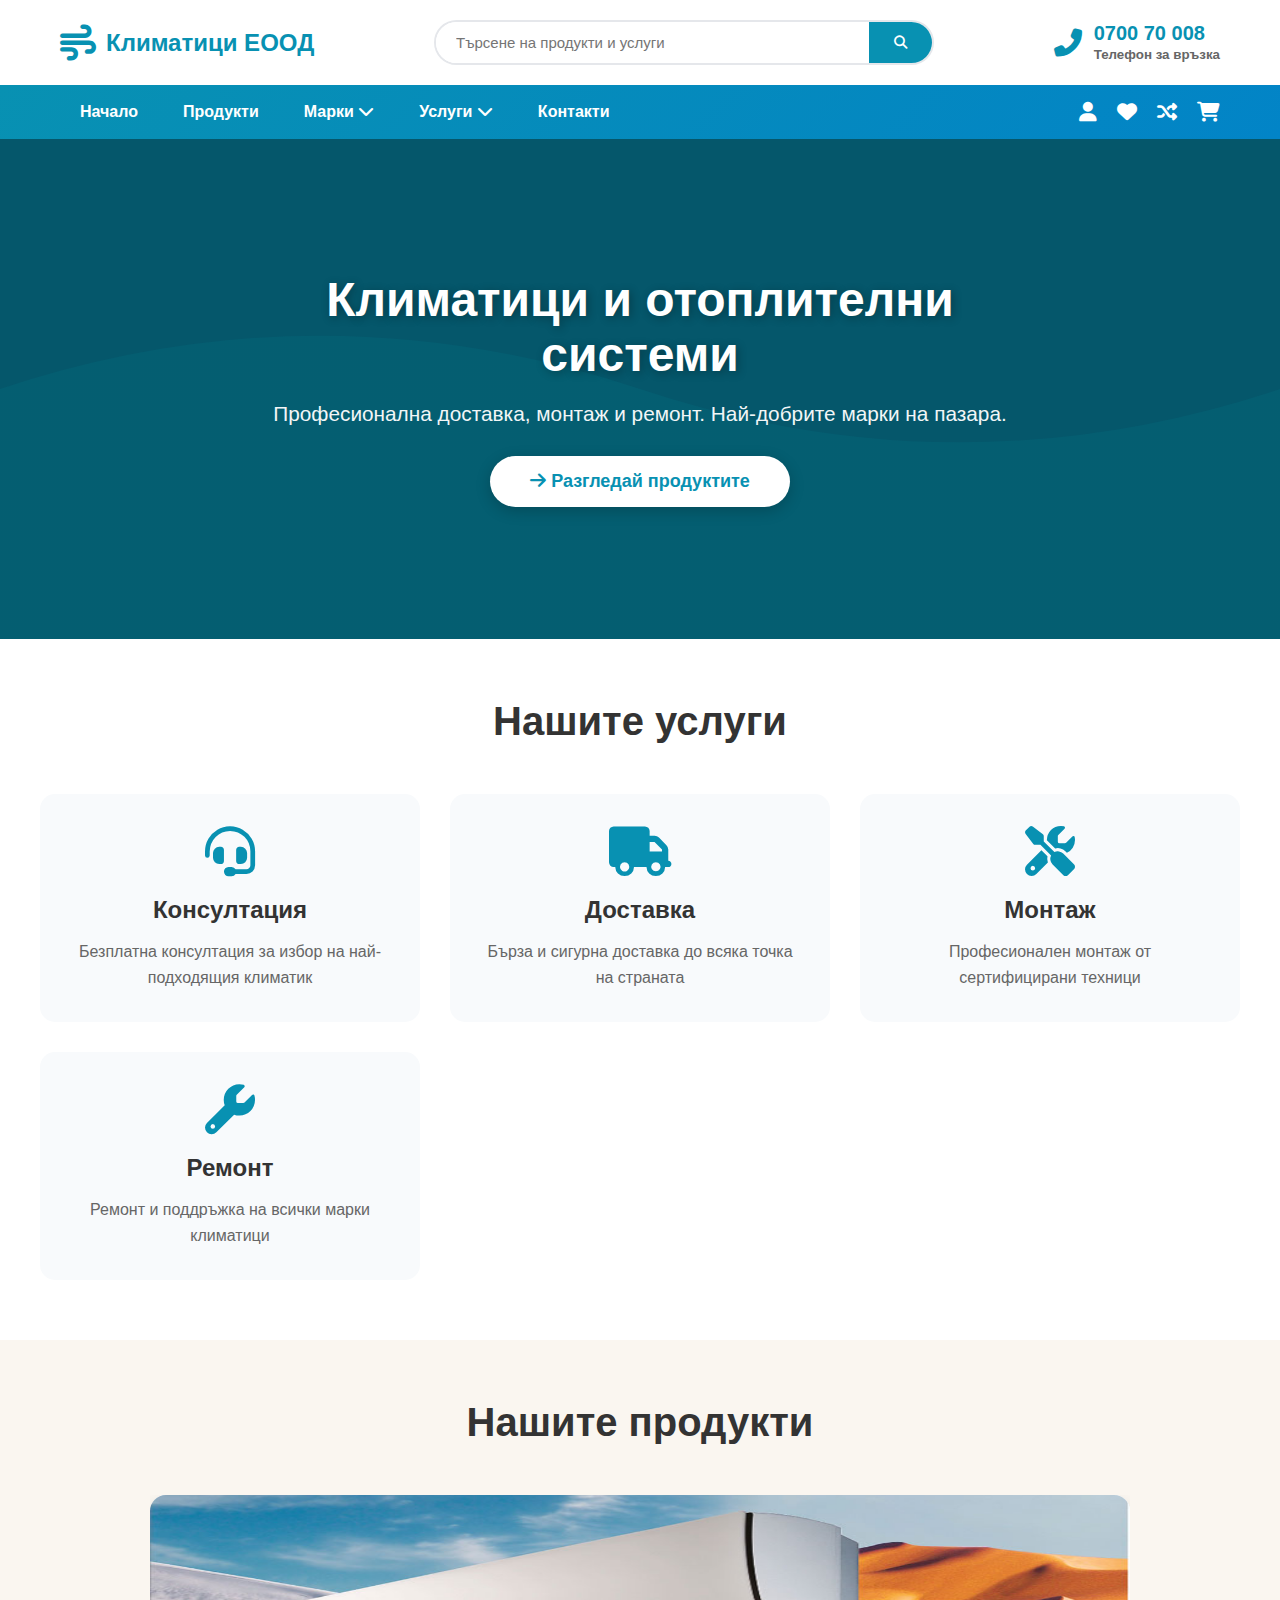
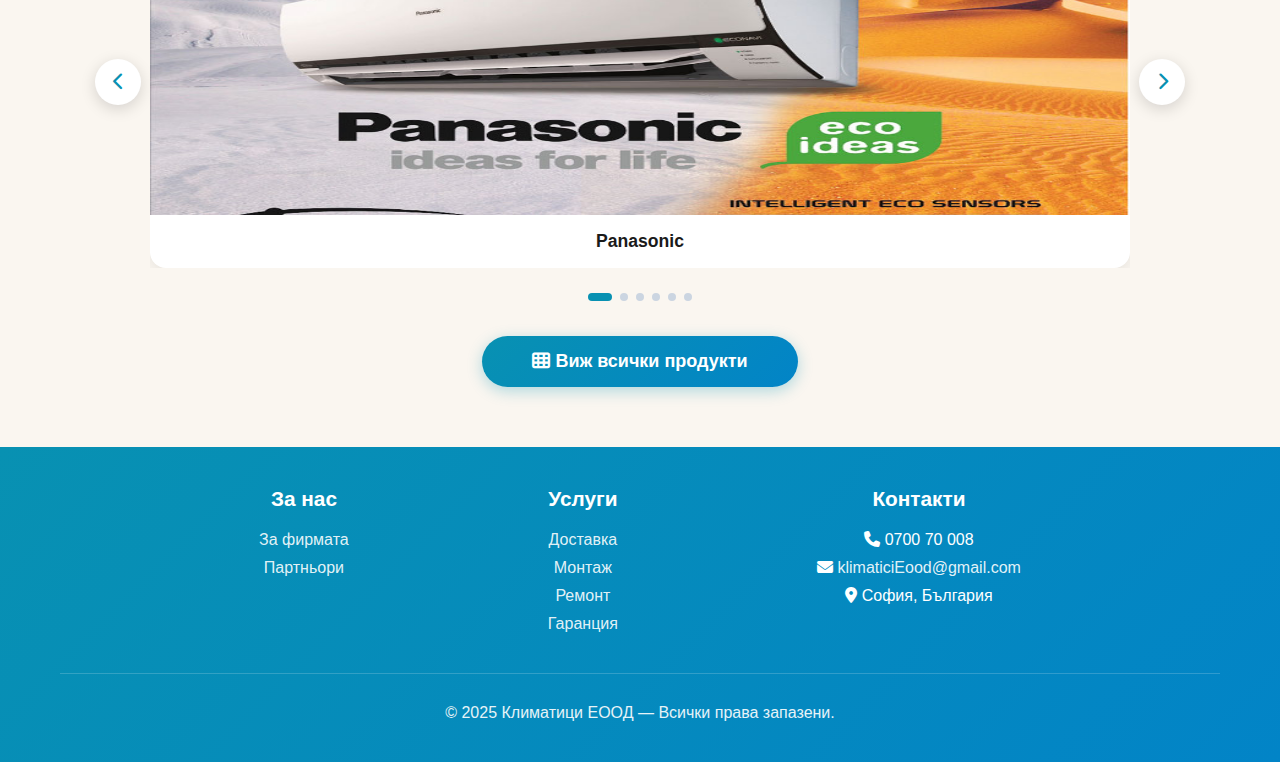
<file: index.html>
<!DOCTYPE html>
<html lang="bg">
<head>
    <meta charset="UTF-8">
    <meta name="viewport" content="width=device-width, initial-scale=1.0">
    <title>Климатици ЕООД - Доставка, монтаж и ремонт</title>
    
    <!-- Font Awesome - библиотека с икони (зарежда се от CDN) -->
    <!-- CDN = Content Delivery Network - сървъри които съхраняват библиотеки -->
    <link rel="stylesheet" href="https://cdnjs.cloudflare.com/ajax/libs/font-awesome/6.4.0/css/all.min.css">
    
    <!-- Как се използват Font Awesome икони:
         1. Отиваш на fontawesome.com/icons
         2. Търсиш икона (например "phone")
         3. Копираш кода: <i class="fas fa-phone"></i>
         4. Слагаш го където искаш в HTML-а
         
         Примери в този сайт:
         - <i class="fas fa-wind"></i> = икона на вятър (климатик)
         - <i class="fas fa-phone-alt"></i> = телефон
         - <i class="fas fa-shopping-cart"></i> = количка
         - "fas" означава Font Awesome Solid (има и far, fab, fal)
    -->
    <style>
        * {
            margin: 0;
            padding: 0;
            box-sizing: border-box;
        }

        body {
            font-family: 'Segoe UI', Tahoma, Geneva, Verdana, sans-serif;
            background: #FAF6F0;
        }

        /* TOP BAR */
        .top-bar {
            display: flex;
            align-items: center;
            justify-content: space-between;
            padding: 20px 60px;
            background: #fff;
            box-shadow: 0 2px 5px rgba(0,0,0,0.05);
        }

        .logo {
            display: flex;
            align-items: center;
            gap: 10px;
            text-decoration: none;
            color: #0891b2;
            font-size: 24px;
            font-weight: bold;
        }

        .logo i {
            font-size: 36px;
        }

        .search-bar {
            flex: 1;
            max-width: 500px;
            display: flex;
            margin: 0 40px;
            border: 2px solid #e5e7eb;
            border-radius: 50px;
            overflow: hidden;
            transition: border-color 0.3s;
        }

        .search-bar:focus-within {
            border-color: #0891b2;
        }

        .search-bar input {
            flex: 1;
            border: none;
            padding: 12px 20px;
            outline: none;
            font-size: 15px;
        }

        .search-bar button {
            background: #0891b2;
            color: white;
            border: none;
            padding: 0 25px;
            cursor: pointer;
            transition: background 0.3s;
        }

        .search-bar button:hover {
            background: #0369a1;
        }

        .contact-phone {
            display: flex;
            align-items: center;
            gap: 12px;
            color: #333;
            font-weight: bold;
        }

        .contact-phone i {
            font-size: 28px;
            color: #0891b2;
        }

        .phone-number {
            font-weight: bold;
            font-size: 20px;
            color: #0891b2;
        }

        .contact-phone small {
            color: #666;
        }

        /* MAIN NAV */
        .main-nav {
            display: flex;
            justify-content: space-between;
            align-items: center;
            background: linear-gradient(135deg, #0891b2 0%, #0284c7 100%);
            padding: 0 60px;
            position: relative;
        }

        .menu {
            list-style: none;
            display: flex;
            gap: 5px;
        }

        .menu > li {
            position: relative;
        }

        .menu > li > a {
            display: block;
            padding: 18px 20px;
            text-decoration: none;
            color: white;
            font-size: 16px;
            font-weight: 500;
            transition: background 0.3s;
            font-weight: bold;
        }

        .menu > li > a:hover {
            background: rgba(255,255,255,0.15);
            
        }

        /* Dropdown */
        .dropdown {
            display: none;
            position: absolute;
            top: 100%;
            left: 0;
            background: white;
            min-width: 160px;
            box-shadow: 0 8px 20px rgba(0,0,0,0.1);
            border-radius: 0 0 8px 8px;
            z-index: 1000;
            animation: slideDown 0.3s ease;
        }

        @keyframes slideDown {
            from {
                opacity: 0;
                transform: translateY(-10px);
            }
            to {
                opacity: 1;
                transform: translateY(0);
            }
        }

        .dropdown.brands {
            min-width: 250px;
        }

        .menu > li:hover .dropdown {
            display: block;
        }

        .dropdown li {
            list-style: none;
        }

        .dropdown a {
            display: block;
            padding: 12px 20px;
            color: #333;
            text-decoration: none;
            transition: all 0.2s;
            border-radius: 0 0 8px 8px;
        }

        .dropdown a:hover {
            background: #e0f2fe;
            color: #0891b2;
            padding-left: 25px;
        }

        /* Nav Icons */
        .nav-icons {
            display: flex;
            gap: 20px;
            align-items: center;
        }

        .nav-icons a {
            color: white;
            font-size: 20px;
            position: relative;
            transition: transform 0.2s;
        }

        .nav-icons a:hover {
            transform: scale(1.15);
        }

        .cart-badge {
            position: absolute;
            top: -8px;
            right: -8px;
            background: #ef4444;
            color: white;
            font-size: 11px;
            padding: 2px 6px;
            border-radius: 10px;
            font-weight: bold;
        }

        /* HERO */
        .hero {
            background: linear-gradient(rgba(0,0,0,0.4), rgba(0,0,0,0.4)), 
                        url('data:image/svg+xml,<svg xmlns="http://www.w3.org/2000/svg" viewBox="0 0 1200 600"><rect fill="%230891b2" width="1200" height="600"/><path fill="%2306b6d4" opacity="0.3" d="M0 300 Q300 200 600 300 T1200 300 V600 H0 Z"/></svg>') center/cover;
            height: 500px;
            display: flex;
            align-items: center;
            justify-content: center;
            color: white;
            text-align: center;
            position: relative;
        }

        .hero-content {
            max-width: 800px;
            padding: 20px;
        }

        .hero-content h1 {
            font-size: 3em;
            margin-bottom: 20px;
            text-shadow: 2px 2px 10px rgba(0,0,0,0.3);
        }

        .hero-content p {
            font-size: 1.3em;
            margin-bottom: 30px;
            opacity: 0.95;
        }

        .cta-btn {
            background: white;
            color: #0891b2;
            border: none;
            padding: 15px 40px;
            border-radius: 50px;
            cursor: pointer;
            font-size: 18px;
            font-weight: bold;
            transition: all 0.3s;
            box-shadow: 0 4px 15px rgba(0,0,0,0.2);
        }

        .cta-btn:hover {
            background: #0891b2;
            color: white;
            transform: translateY(-2px);
            box-shadow: 0 6px 20px rgba(0,0,0,0.3);
        }

        /* SERVICES SECTION */
        .services {
            padding: 60px 40px;
            background: white;
        }

        .services h2 {
            text-align: center;
            font-size: 2.5em;
            color: #333;
            margin-bottom: 50px;
        }

        .services-grid {
            display: grid;
            grid-template-columns: repeat(auto-fit, minmax(280px, 1fr));
            gap: 30px;
            max-width: 100%;
            margin: 0 auto;
        }

        .service-card {
            background: #f8fafc;
            padding: 30px;
            border-radius: 15px;
            text-align: center;
            transition: all 0.3s;
            border: 2px solid transparent;
        }

        .service-card:hover {
            transform: translateY(-5px);
            box-shadow: 0 10px 30px rgba(8,145,178,0.2);
            border-color: #0891b2;
        }

        .service-card i {
            font-size: 50px;
            color: #0891b2;
            margin-bottom: 20px;
        }

        .service-card h3 {
            font-size: 1.5em;
            margin-bottom: 15px;
            color: #333;
        }

        .service-card p {
            color: #666;
            line-height: 1.6;
        }

        /* CATEGORIES */
        .categories {
            padding: 60px 40px;
            background: #FAF6F0;
        }

        .categories h2 {
            text-align: center;
            font-size: 2.5em;
            color: #333;
            margin-bottom: 50px;
        }

        .category-grid {
            display: grid;
            grid-template-columns: repeat(auto-fit, minmax(300px, 1fr));
            gap: 30px;
            max-width: 1200px;
            margin: 0 auto;
        }

        .cat {
            background: white;
            border-radius: 15px;
            overflow: hidden;
            transition: all 0.3s;
            cursor: pointer;
            text-decoration: none;
            display: block;
        }

        .cat:hover {
            transform: translateY(-8px);
            box-shadow: 0 15px 40px rgba(0,0,0,0.15);
        }

        .cat-image {
            height: 250px;
            background: linear-gradient(135deg, #0891b2, #0284c7);
            display: flex;
            align-items: center;
            justify-content: center;
        }

        .cat-image i {
            font-size: 80px;
            color: white;
        }

        .cat h3 {
            padding: 25px;
            text-align: center;
            font-size: 1.4em;
            color: #333;
        }

        .view-all-btn {
            text-align: center;
            margin-top: 40px;
        }

        .view-all-btn button {
            background: linear-gradient(135deg, #0891b2 0%, #0284c7 100%);
            color: white;
            border: none;
            padding: 15px 50px;
            border-radius: 50px;
            cursor: pointer;
            font-size: 18px;
            font-weight: bold;
            transition: all 0.3s;
            box-shadow: 0 4px 15px rgba(8,145,178,0.3);
        }

        .view-all-btn button:hover {
            transform: translateY(-3px);
            box-shadow: 0 6px 20px rgba(8,145,178,0.5);
        }

                /* FOOTER */
        .footer {
            background: linear-gradient(135deg, #0891b2 0%, #0284c7 100%);
            color: white;
            padding: 40px 60px;
        }
        .footer-content {
            width: 100%;
            margin: 0 auto;
            display: flex;
            flex-direction: row;
            justify-content: space-evenly;

        }
        
        .footer-section h3 {
            margin-bottom: 20px;
            font-size: 1.3em;
            text-align: center;
        }

        .footer-section ul {
            list-style: none;
        }

        .footer-section ul li {
            margin-bottom: 10px;
            text-align: center;
        }

        .footer-section a {
            color: rgba(255,255,255,0.9);
            text-decoration: none;
            transition: color 0.3s;
        }

        .footer-section a:hover {
            color: white;
            text-decoration: underline;
        }

        .footer-bottom {
            text-align: center;
            padding-top: 30px;
            margin-top: 30px;
            border-top: 1px solid rgba(255,255,255,0.2);
            opacity: 0.9;
        }

        /* Mobile Toggle */
        .nav-toggle {
            display: none;
            background: none;
            border: none;
            color: white;
            font-size: 26px;
            cursor: pointer;
            padding: 10px;
        }

        /* RESPONSIVE */
        @media (max-width: 968px) {
            .top-bar {
                padding: 15px 20px;
                flex-wrap: wrap;
                display: flex;
                flex-direction: column;

            }
            .phone-label {
                display: none;
            }
            .search-bar {
                order: 3;
                width: 100%;
                margin: 15px 0 0 0;
            }
            
            .main-nav {
                padding: 0 20px;
                display: flex;
                flex-direction: row;
                align-items: flex-start;
            }

            .nav-toggle {
                display: flex;
                align-self: flex-top;
                margin: 17px 0;
            }

            .menu {
                display: none;
                flex-direction: column;
                width: 100%;
                gap: 0;
            }

            .menu.open {
                display: flex;
            }

            .menu > li > a {
                border-bottom: 1px solid rgba(255,255,255,0.1);
            }

            .dashboard-quick-access {
                padding: 20px;
            }

            .dashboard-quick-access h3 {
                font-size: 1.2em;
                margin-bottom: 15px;
            }

            .dashboard-btn {
                font-size: 16px;
                padding: 12px 30px;
            }

            .dropdown {
                position: static;
                box-shadow: none;
                background: rgba(255,255,255,0.1);
            }

            .dropdown a {
                color: white;
                padding-left: 40px;
            }

            .nav-icons {
                width: 100%;
                justify-content: space-around;
                padding: 15px 0;
                margin: 10px 0;
            }

            .hero-content h1 {
                font-size: 2em;
            }

            .footer {
                padding: 30px 20px;
            }

            .footer-content {
                flex-direction: column;
                align-items: center;
                gap: 30px;
            }
        }

        /* BRANDS CAROUSEL */
        .brands-carousel-wrapper {
            position: relative;
            max-width: 1100px;
            margin: 0 auto;
            padding: 0 60px;
        }

        .brands-carousel {
            display: flex;
            gap: 0;
            overflow: hidden;
            width: 100%;
        }

        .brand-slide {
            flex: 0 0 100%;
            width: 100%;
            background: white;
            border-radius: 16px;
            overflow: hidden;
            box-shadow: 0 4px 15px rgba(0,0,0,0.08);
            transition: all 0.3s;
            cursor: pointer;
            text-decoration: none;
            display: block;
        }

        .brand-slide:hover {
            transform: translateY(-6px);
            box-shadow: 0 10px 30px rgba(0,0,0,0.15);
        }

        .brand-slide-image {
            width: 100%;
            height: 320px;
            background: linear-gradient(135deg, #e0f2fe, #f0f9ff);
            display: flex;
            align-items: center;
            justify-content: center;
            overflow: hidden;
        }

        .brand-slide-image img {
            width: 100%;
            height: 100%;
            object-fit: fill;
        }

        .brand-slide-image .brand-placeholder {
            font-size: 60px;
            color: #0891b2;
        }

        .brand-slide-name {
            padding: 16px;
            text-align: center;
            font-size: 1.1em;
            font-weight: 700;
            color: #1a1a1a;
        }

        .carousel-arrow {
            position: absolute;
            top: 50%;
            transform: translateY(-50%);
            width: 46px;
            height: 46px;
            background: white;
            border: none;
            border-radius: 50%;
            box-shadow: 0 4px 15px rgba(0,0,0,0.15);
            cursor: pointer;
            display: flex;
            align-items: center;
            justify-content: center;
            font-size: 18px;
            color: #0891b2;
            transition: all 0.3s;
            z-index: 10;
        }

        .carousel-arrow:hover {
            background: #0891b2;
            color: white;
            box-shadow: 0 6px 20px rgba(8,145,178,0.4);
        }

        .carousel-arrow.prev { left: 5px; }
        .carousel-arrow.next { right: 5px; }

        .carousel-dots {
            display: flex;
            justify-content: center;
            gap: 8px;
            margin-top: 25px;
        }

        .carousel-dot {
            width: 8px;
            height: 8px;
            border-radius: 50%;
            background: #cbd5e1;
            cursor: pointer;
            transition: all 0.3s;
            border: none;
        }

        .carousel-dot.active {
            background: #0891b2;
            width: 24px;
            border-radius: 4px;
        }

        @media (max-width: 968px) {
            .brand-slide { flex: 0 0 calc(50% - 10px); }
            .brands-carousel-wrapper { padding: 0 40px; }
        }

        @media (max-width: 580px) {
            .brand-slide { flex: 0 0 100%; }
        }
    </style>
</head>
<body>

<!-- HEADER -->
<header class="header">
    <div class="top-bar">
        <a href="index.html" class="logo">
            <i class="fas fa-wind"></i>
            <span>Климатици ЕООД</span>
        </a>

        <form class="search-bar" onsubmit="searchProducts(event)">
            <input type="text" id="searchInput" placeholder="Търсене на продукти и услуги">
            <button type="submit">
                <i class="fas fa-search"></i>
            </button>
        </form>

        <div class="contact-phone">
            <i class="fas fa-phone-alt"></i>
            <div>
                <div class="phone-number">0700 70 008</div>
                <small class="phone-label">Телефон за връзка</small>
            </div>
        </div>
    </div>

    <!-- NAVIGATION -->
    <nav class="main-nav">
        <button class="nav-toggle" onclick="toggleMenu()">
            <i class="fas fa-bars"></i>
        </button>

        <ul class="menu" id="mainMenu">
            <li><a href="index.html">Начало</a></li>
            <li><a href="products.html">Продукти</a></li>
            <li>
                <a href="#">Марки <i class="fas fa-chevron-down"></i></a>
                <ul class="dropdown">
                    <li><a href="products.html?brand=Panasonic">Panasonic</a></li>
                    <li><a href="products.html?brand=Daikin">Daikin</a></li>
                    <li><a href="products.html?brand=Mitsubishi">Mitsubishi</a></li>
                    <li><a href="products.html?brand=Bosch">Bosch</a></li>
                    <li><a href="products.html?brand=LG">LG</a></li>
                    <li><a href="products.html?brand=Gree">Gree</a></li>
                </ul>
            </li>
            <li>
                <a href="#">Услуги <i class="fas fa-chevron-down"></i></a>
                <ul class="dropdown">
                    <li><a href="delivery.html">Доставка</a></li>
                    <li><a href="installation.html">Монтаж</a></li>
                    <li><a href="repair.html">Ремонт и профилактика</a></li>
                </ul>
            </li>
                        <li><a href="#contact">Контакти</a></li>
        </ul>

        <div class="nav-icons">
            <a href="login.html" title="Вход"><i class="fas fa-user"></i></a>
            <a href="favorites.html" title="Любими" style="position: relative;">
                <i class="fas fa-heart"></i>
                <span class="cart-badge favorites-badge" style="display: none;">0</span>
            </a>
            <a href="compare.html" title="Сравнение" style="position: relative;">
                <i class="fas fa-random"></i>
                <span class="cart-badge compare-badge" style="display: none;">0</span>
            </a>
            <a href="cart.html" title="Количка">
                <i class="fas fa-shopping-cart"></i>
                <span class="cart-badge" id="cartCount">0</span>
            </a>
        </div>
    </nav>
</header>

<!-- HERO SECTION -->
<section class="hero">
    <div class="hero-content">
        <h1>Климатици и отоплителни системи</h1>
        <p>Професионална доставка, монтаж и ремонт. Най-добрите марки на пазара.</p>
        <button class="cta-btn" onclick="window.location.href='products.html'">
            <i class="fas fa-arrow-right"></i> Разгледай продуктите
        </button>
    </div>
</section>
<!-- SERVICES -->
<section class="services" id="services">
    <h2>Нашите услуги</h2>
    <div class="services-grid">
        <div class="service-card" onclick="window.location.href='#contact'" style="cursor: pointer;">
            <i class="fas fa-headset"></i>
            <h3>Консултация</h3>
            <p>Безплатна консултация за избор на най-подходящия климатик</p>
        </div>
        <div class="service-card" onclick="window.location.href='delivery.html'" style="cursor: pointer;">
            <i class="fas fa-truck"></i>
            <h3>Доставка</h3>
            <p>Бърза и сигурна доставка до всяка точка на страната</p>
        </div>
        <div class="service-card" onclick="window.location.href='installation.html'" style="cursor: pointer;">
            <i class="fas fa-tools"></i>
            <h3>Монтаж</h3>
            <p>Професионален монтаж от сертифицирани техници</p>
        </div>
        <div class="service-card" onclick="window.location.href='repair.html'" style="cursor: pointer;">
            <i class="fas fa-wrench"></i>
            <h3>Ремонт</h3>
            <p>Ремонт и поддръжка на всички марки климатици</p>
        </div>
    </div>
</section>

<!-- CATEGORIES -->
<section class="categories" id="brands-section">
    <h2>Нашите продукти</h2>

    <div class="brands-carousel-wrapper">
        <button class="carousel-arrow prev" onclick="carouselPrev()">
            <i class="fas fa-chevron-left"></i>
        </button>

        <div class="brands-carousel" id="brandsCarousel">
            <a href="products.html?brand=Panasonic" class="brand-slide">
                <div class="brand-slide-image">
                    <img src="assets/images/brands/panasonic.jpg" 
                         alt="Panasonic"
                         onerror="this.style.display='none'; this.nextElementSibling.style.display='flex';">
                    <div class="brand-placeholder" style="display:none;"><i class="fas fa-wind"></i></div>
                </div>
                <div class="brand-slide-name">Panasonic</div>
            </a>

            <a href="products.html?brand=Daikin" class="brand-slide">
                <div class="brand-slide-image">
                    <img src="assets/images/brands/daikin.jpg"
                         alt="Daikin"
                         onerror="this.style.display='none'; this.nextElementSibling.style.display='flex';">
                    <div class="brand-placeholder" style="display:none;"><i class="fas fa-wind"></i></div>
                </div>
                <div class="brand-slide-name">Daikin</div>
            </a>

            <a href="products.html?brand=Mitsubishi" class="brand-slide">
                <div class="brand-slide-image">
                    <img src="assets/images/brands/mitsubishi.jpg"
                         alt="Mitsubishi"
                         onerror="this.style.display='none'; this.nextElementSibling.style.display='flex';">
                    <div class="brand-placeholder" style="display:none;"><i class="fas fa-wind"></i></div>
                </div>
                <div class="brand-slide-name">Mitsubishi Electric</div>
            </a>

            <a href="products.html?brand=Bosch" class="brand-slide">
                <div class="brand-slide-image">
                    <img src="assets/images/brands/bosch.jpg"
                         alt="Bosch"
                         onerror="this.style.display='none'; this.nextElementSibling.style.display='flex';">
                    <div class="brand-placeholder" style="display:none;"><i class="fas fa-wind"></i></div>
                </div>
                <div class="brand-slide-name">Bosch</div>
            </a>

            <a href="products.html?brand=LG" class="brand-slide">
                <div class="brand-slide-image">
                    <img src="assets/images/brands/lg.jpg"
                         alt="LG"
                         onerror="this.style.display='none'; this.nextElementSibling.style.display='flex';">
                    <div class="brand-placeholder" style="display:none;"><i class="fas fa-wind"></i></div>
                </div>
                <div class="brand-slide-name">LG</div>
            </a>

            <a href="products.html?brand=Gree" class="brand-slide">
                <div class="brand-slide-image">
                    <img src="assets/images/brands/gree.jpg"
                         alt="Gree"
                         onerror="this.style.display='none'; this.nextElementSibling.style.display='flex';">
                    <div class="brand-placeholder" style="display:none;"><i class="fas fa-wind"></i></div>
                </div>
                <div class="brand-slide-name">Gree</div>
            </a>
        </div>

        <button class="carousel-arrow next" onclick="carouselNext()">
            <i class="fas fa-chevron-right"></i>
        </button>
    </div>

    <div class="carousel-dots" id="carouselDots"></div>

    <div class="view-all-btn" style="margin-top:35px;">
        <button onclick="window.location.href='products.html'">
            <i class="fas fa-th"></i> Виж всички продукти
        </button>
    </div>
</section>


<!-- FOOTER -->
<footer class="footer" id="contact">
    <div class="footer-content">
        <div class="footer-section">
            <h3>За нас</h3>
            <ul>
                <li><a href="about.html">За фирмата</a></li>
                <li><a href="partners.html">Партньори</a></li>
            </ul>
        </div>
        <div class="footer-section">
            <h3>Услуги</h3>
            <ul>
                <li><a href="delivery.html">Доставка</a></li>
                <li><a href="installation.html">Монтаж</a></li>
                <li><a href="repair.html">Ремонт</a></li>
                <li><a href="warranty.html">Гаранция</a></li>
            </ul>
        </div>
        <div class="footer-section">
            <h3>Контакти</h3>
            <ul>
                <li><i class="fas fa-phone"></i> 0700 70 008</li>
                <li><i class="fas fa-envelope"></i><a href="https://mail.google.com/mail/?view=cm&to=klimaticiEood@gmail.com" target="_blank"> klimaticiEood@gmail.com</a></li>
                <li><i class="fas fa-map-marker-alt"></i> София, България</li>
            </ul>
        </div>
    </div>

    <div class="footer-bottom">
        <p>© 2025 Климатици ЕООД — Всички права запазени.</p>
    </div>
</footer>

<!-- Cart Manager Library -->
<script src="assets/js/cart-manager.js"></script>

<script>
    function toggleMenu() {
        document.getElementById('mainMenu').classList.toggle('open');
    }

    // Close menu when clicking outside on mobile
    document.addEventListener('click', function(e) {
        const menu = document.getElementById('mainMenu');
        const toggle = document.querySelector('.nav-toggle');
        
        if (window.innerWidth <= 968 && !menu.contains(e.target) && !toggle.contains(e.target)) {
            menu.classList.remove('open');
        }
    });

    // Search functionality
    // Define services for search
    const SERVICES = [
        { 
            keywords: ['доставка', 'доставки', 'delivery', 'транспорт'],
            url: 'delivery.html',
            name: 'Доставка'
        },
        { 
            keywords: ['монтаж', 'installation', 'инсталация', 'монтиране'],
            url: 'installation.html',
            name: 'Монтаж'
        },
        { 
            keywords: ['ремонт', 'repair', 'поправка', 'сервиз', 'профилактика', 'maintenance'],
            url: 'repair.html',
            name: 'Ремонт и профилактика'
        },
        { 
            keywords: ['консултация', 'consultation', 'помощ', 'въпрос', 'съвет'],
            url: '#contact',
            name: 'Консултация'
        }
    ];

    function searchProducts(event) {
        event.preventDefault();
        const searchTerm = document.getElementById('searchInput').value.trim().toLowerCase();
        
        if (!searchTerm) {
            window.location.href = 'products.html';
            return;
        }
        
        // Check if search term matches a service
        for (const service of SERVICES) {
            if (service.keywords.some(keyword => searchTerm.includes(keyword) || keyword.includes(searchTerm))) {
                // Found a service match - redirect to service page
                if (service.url.startsWith('#')) {
                    window.location.href = 'index.html' + service.url;
                } else {
                    window.location.href = service.url;
                }
                return;
            }
        }
        
        // No service match - search in products
        window.location.href = `products.html?search=${encodeURIComponent(searchTerm)}`;
    }
</script>
<!-- Favorites & Compare Scripts -->
<script src="assets/js/favorites.js"></script>
<script src="assets/js/compare.js"></script>
<script>
    // Check user type and update navigation
    window.addEventListener('DOMContentLoaded', () => {
        
        // Update cart count badge first
        updateCartBadge();
        
        // Update favorites and compare badges
        if (typeof Favorites !== 'undefined') {
            Favorites.updateBadges();
        }
        if (typeof Compare !== 'undefined') {
            Compare.updateBadges();
        }
        
        // Check if user is logged in and update login/dashboard button
        const user = JSON.parse(localStorage.getItem('user') || 'null');
        
        // Better selector for login link - get the FIRST icon in nav-icons
        const navIcons = document.querySelector('.nav-icons');
        let loginLink = navIcons ? navIcons.querySelector('a:first-child') : null;
        
        
        
        if (user) {
            
            // Treat "employee" as "technician"
            const userType = user.user_type === 'employee' ? 'technician' : user.user_type;
            
            if (userType === 'admin') {
                
                // Update nav icon
                if (loginLink) {
                    loginLink.href = 'admin.html';
                    loginLink.title = 'Admin Dashboard';
                    loginLink.innerHTML = '<i class="fas fa-tachometer-alt"></i>';
                }
                
            } else if (userType === 'technician') {
                
                // Update nav icon
                if (loginLink) {
                    loginLink.href = 'technician-dashboard.html';
                    loginLink.title = 'Техник Dashboard';
                    loginLink.innerHTML = '<i class="fas fa-tools"></i>';
                }
                
            } else {
                // Regular customer - show user profile
                if (loginLink) {
                    loginLink.href = 'user-profile.html';
                    loginLink.title = 'Моят профил';
                    loginLink.innerHTML = '<i class="fas fa-user-circle"></i>';
                }
            }
        } else {
        }
        
    });
    
    // Update cart badge from CartManager
    function updateCartBadge() {
        try {
            const cartCountElement = document.getElementById('cartCount');
            if (!cartCountElement) {
                console.warn('Cart count element not found');
                return;
            }
            
            // Check if CartManager is available
            if (typeof CartManager !== 'undefined' && typeof CartManager.getCart === 'function') {
                const cart = CartManager.getCart();
                const count = cart.length;
                cartCountElement.textContent = count;
                cartCountElement.style.display = count > 0 ? 'inline-block' : 'none';
            } else {
                // CartManager not loaded yet - set to 0
                cartCountElement.textContent = '0';
                cartCountElement.style.display = 'none';
            }
        } catch (error) {
            console.error('Error updating cart badge:', error);
        }
    }
</script>
<script src="assets/js/navigation.js"></script>


<!-- ============================================ -->
<!-- CHAT WIDGET - COPY THIS ENTIRE SECTION     -->
<!-- Paste BEFORE </body> tag in your HTML      -->
<!-- ============================================ -->

<style>
/* CHAT WIDGET STYLES */
.chat-widget {
    position: fixed;
    bottom: 20px;
    right: 20px;
    z-index: 9999;
    font-family: 'Segoe UI', Tahoma, Geneva, Verdana, sans-serif;
}

.chat-button {
    width: 60px;
    height: 60px;
    border-radius: 50%;
    background: linear-gradient(135deg, #0891b2 0%, #0284c7 100%);
    color: white;
    border: none;
    box-shadow: 0 4px 20px rgba(255, 136, 0, 0.4);
    cursor: pointer;
    display: flex;
    align-items: center;
    justify-content: center;
    font-size: 28px;
    transition: all 0.3s;
    position: relative;
}

.chat-button:hover {
    transform: scale(1.1);
    box-shadow: 0 6px 30px rgba(255, 136, 0, 0.6);
}

.chat-button.open {
    background: #e74c3c;
}

.chat-badge {
    position: absolute;
    top: -5px;
    right: -5px;
    background: #e74c3c;
    color: white;
    width: 24px;
    height: 24px;
    border-radius: 50%;
    display: none;
    align-items: center;
    justify-content: center;
    font-size: 12px;
    font-weight: bold;
    border: 2px solid white;
}

.chat-window {
    display: none;
    position: fixed;
    bottom: 90px;
    right: 20px;
    width: 380px;
    height: 550px;
    background: white;
    border-radius: 15px;
    box-shadow: 0 10px 40px rgba(0,0,0,0.2);
    flex-direction: column;
    overflow: hidden;
    animation: slideUp 0.3s ease;
}

.chat-window.open {
    display: flex;
}

@keyframes slideUp {
    from { opacity: 0; transform: translateY(20px); }
    to { opacity: 1; transform: translateY(0); }
}

.chat-header {
    background: linear-gradient(135deg, #0891b2 0%, #0284c7 100%);
    color: white;
    padding: 20px;
    display: flex;
    align-items: center;
    justify-content: space-between;
}

.chat-header-info {
    display: flex;
    align-items: center;
    gap: 12px;
}

.chat-avatar {
    width: 40px;
    height: 40px;
    border-radius: 50%;
    background: white;
    display: flex;
    align-items: center;
    justify-content: center;
    font-size: 20px;
    color: #0891b2;
}

.chat-header-text h3 {
    margin: 0;
    font-size: 16px;
}

.chat-header-text p {
    margin: 0;
    font-size: 12px;
    opacity: 0.9;
}

.chat-close {
    background: rgba(255,255,255,0.2);
    border: none;
    color: white;
    width: 30px;
    height: 30px;
    border-radius: 50%;
    cursor: pointer;
    display: flex;
    align-items: center;
    justify-content: center;
    transition: background 0.3s;
}

.chat-close:hover {
    background: rgba(255,255,255,0.3);
}

.chat-messages {
    flex: 1;
    overflow-y: auto;
    padding: 20px;
    background: #f8f9fa;
}

.chat-message {
    margin-bottom: 15px;
    display: flex;
    gap: 10px;
    animation: fadeIn 0.3s ease;
}

@keyframes fadeIn {
    from { opacity: 0; transform: translateY(10px); }
    to { opacity: 1; transform: translateY(0); }
}

.chat-message.sent {
    flex-direction: row-reverse;
}

.message-avatar {
    width: 35px;
    height: 35px;
    border-radius: 50%;
    background: linear-gradient(135deg, #0891b2 0%, #0284c7 100%);
    display: flex;
    align-items: center;
    justify-content: center;
    color: white;
    font-size: 14px;
    flex-shrink: 0;
}

.message-bubble {
    max-width: 70%;
    padding: 12px 16px;
    border-radius: 18px;
    background: white;
    box-shadow: 0 2px 8px rgba(0,0,0,0.1);
}

.chat-message.sent .message-bubble {
    background: linear-gradient(135deg, #0891b2 0%, #0284c7 100%);
    color: white;
}

.message-text {
    margin: 0;
    font-size: 14px;
    line-height: 1.4;
    word-wrap: break-word;
}

.message-time {
    font-size: 11px;
    opacity: 0.6;
    margin-top: 5px;
}

.typing-indicator {
    display: none;
    align-items: center;
    gap: 10px;
    padding: 10px 20px;
    font-size: 13px;
    color: #666;
}

.typing-indicator.show {
    display: flex;
}

.typing-dots {
    display: flex;
    gap: 4px;
}

.typing-dots span {
    width: 8px;
    height: 8px;
    border-radius: 50%;
    background: #999;
    animation: typing 1.4s infinite;
}

.typing-dots span:nth-child(2) { animation-delay: 0.2s; }
.typing-dots span:nth-child(3) { animation-delay: 0.4s; }

@keyframes typing {
    0%, 60%, 100% { transform: translateY(0); }
    30% { transform: translateY(-10px); }
}

.chat-input {
    padding: 15px 20px;
    background: white;
    border-top: 1px solid #e5e7eb;
    display: flex;
    gap: 10px;
}

.chat-input input {
    flex: 1;
    border: 2px solid #e5e7eb;
    border-radius: 25px;
    padding: 12px 20px;
    font-size: 14px;
    outline: none;
    transition: border-color 0.3s;
}

.chat-input input:focus {
    border-color: #0891b2;
}

.chat-send-btn {
    width: 45px;
    height: 45px;
    border-radius: 50%;
    background: linear-gradient(135deg, #0891b2 0%, #0284c7 100%);
    border: none;
    color: white;
    cursor: pointer;
    display: flex;
    align-items: center;
    justify-content: center;
    transition: transform 0.2s;
}

.chat-send-btn:hover {
    transform: scale(1.1);
}

.chat-send-btn:disabled {
    opacity: 0.5;
    cursor: not-allowed;
}

.system-message {
    text-align: center;
    padding: 10px;
    margin: 15px 0;
    background: rgba(255, 136, 0, 0.1);
    border-radius: 10px;
    font-size: 13px;
    color: #0891b2;
}

@media (max-width: 480px) {
    .chat-window {
        width: calc(100% - 20px);
        height: calc(100% - 100px);
        right: 10px;
        bottom: 80px;
    }
    
    .chat-button {
        width: 55px;
        height: 55px;
        font-size: 24px;
    }
}

.chat-messages::-webkit-scrollbar {
    width: 6px;
}

.chat-messages::-webkit-scrollbar-track {
    background: #f1f1f1;
}

.chat-messages::-webkit-scrollbar-thumb {
    background: #0891b2;
    border-radius: 3px;
}
</style>

<!-- CHAT WIDGET HTML -->
<div class="chat-widget" id="chatWidget">
    <button class="chat-button" id="chatButton" onclick="toggleChat()">
        <i class="fas fa-comments"></i>
        <span class="chat-badge" id="chatBadge">0</span>
    </button>

    <div class="chat-window" id="chatWindow">
        <div class="chat-header">
            <div class="chat-header-info">
                <div class="chat-avatar">
                    <i class="fas fa-user-tie"></i>
                </div>
                <div class="chat-header-text">
                    <h3 id="chatHeaderName">Поддръжка</h3>
                    <p id="chatHeaderStatus">Онлайн</p>
                </div>
            </div>
            <button class="chat-close" onclick="toggleChat()">
                <i class="fas fa-times"></i>
            </button>
        </div>

        <div class="chat-messages" id="chatMessages"></div>

        <div class="typing-indicator" id="typingIndicator">
            <span>Техникът пише</span>
            <div class="typing-dots">
                <span></span>
                <span></span>
                <span></span>
            </div>
        </div>

        <div class="chat-input">
            <input 
                type="text" 
                id="chatMessageInput" 
                placeholder="Напишете съобщение..."
                onkeypress="if(event.key==='Enter') sendMessage()"
            >
            <button class="chat-send-btn" onclick="sendMessage()" id="sendButton">
                <i class="fas fa-paper-plane"></i>
            </button>
        </div>
    </div>
</div>

<script>
// CHAT WIDGET JAVASCRIPT
(function() {
    const API_URL = 'http://localhost/Diplomna/api';
    const POLL_INTERVAL = 3000;

    let currentUser = null;
    let chatOrderId = null;
    let lastMessageId = 0;
    let pollInterval = null;
    let isWindowOpen = false;

    function initChat() {
        const userDataString = localStorage.getItem('user');
        if (!userDataString) {
            document.getElementById('chatWidget').style.display = 'none';
            return;
        }

        currentUser = JSON.parse(userDataString);

        // Show chat for customers (both 'customer' and 'client' types)
        // Hide for admin and technician
        if (currentUser.user_type === 'customer' || currentUser.user_type === 'client') {
            // Show chat widget immediately
            document.getElementById('chatWidget').style.display = 'block';
            findCustomerOrder();
        } else {
            document.getElementById('chatWidget').style.display = 'none';
        }
    }

    async function findCustomerOrder() {
        try {
            const response = await fetch(`${API_URL}/orders/get_user_orders.php?user_id=${currentUser.user_id}`);
            const result = await response.json();
            
            if (result.success && result.orders && result.orders.length > 0) {
                // Customer has orders - use the most recent one
                chatOrderId = result.orders[0].order_id;
                console.log('✅ Chat linked to order:', chatOrderId);
            } else {
                // Customer has NO orders - use order_id = 0 for general inquiries
                chatOrderId = 0;
                console.log('📝 Chat mode: General inquiries (no orders yet)');
                showSystemMessage('Добре дошли! Можете да задавате въпроси за продукти и услуги.');
            }
            
            // Start chat regardless of order status
            loadMessages();
            startPolling();
            
        } catch (error) {
            console.error('Error finding order:', error);
            // Even if API fails, allow chat with order_id = 0
            chatOrderId = 0;
            showSystemMessage('Здравейте! Как мога да ви помогна?');
            startPolling();
        }
    }

    window.toggleChat = function() {
        const chatWindow = document.getElementById('chatWindow');
        const chatButton = document.getElementById('chatButton');
        
        isWindowOpen = !isWindowOpen;
        
        if (isWindowOpen) {
            chatWindow.classList.add('open');
            chatButton.classList.add('open');
            chatButton.innerHTML = '<i class="fas fa-times"></i>';
            document.getElementById('chatBadge').style.display = 'none';
            
            if (chatOrderId) {
                loadMessages();
            }
            
            document.getElementById('chatMessageInput').focus();
        } else {
            chatWindow.classList.remove('open');
            chatButton.classList.remove('open');
            chatButton.innerHTML = '<i class="fas fa-comments"></i>';
        }
    }

    async function loadMessages() {
        if (!chatOrderId) return;
        
        try {
            const response = await fetch(`${API_URL}/chat/get_messages.php?order_id=${chatOrderId}&after_id=${lastMessageId}&user_id=${currentUser.user_id}`);
            const result = await response.json();
            
            if (result.success && result.messages && result.messages.length > 0) {
                result.messages.forEach(message => {
                    displayMessage(message);
                    lastMessageId = Math.max(lastMessageId, parseInt(message.message_id));
                });
                
                if (!isWindowOpen && result.unread_count > 0) {
                    updateUnreadBadge(result.unread_count);
                }
            }
        } catch (error) {
            console.error('Error loading messages:', error);
        }
    }

    function displayMessage(message) {
        const messagesContainer = document.getElementById('chatMessages');
        const isSent = parseInt(message.sender_id) === parseInt(currentUser.user_id);
        
        const messageDiv = document.createElement('div');
        messageDiv.className = `chat-message ${isSent ? 'sent' : ''}`;
        messageDiv.innerHTML = `
            <div class="message-avatar">
                <i class="fas fa-${isSent ? 'user' : 'user-tie'}"></i>
            </div>
            <div class="message-bubble">
                <p class="message-text">${escapeHtml(message.message_text)}</p>
                <div class="message-time">${formatTime(message.sent_at)}</div>
            </div>
        `;
        
        messagesContainer.appendChild(messageDiv);
        messagesContainer.scrollTop = messagesContainer.scrollHeight;
    }

    window.sendMessage = async function() {
        const input = document.getElementById('chatMessageInput');
        const messageText = input.value.trim();
        
        if (!messageText || !chatOrderId) return;
        
        const sendButton = document.getElementById('sendButton');
        sendButton.disabled = true;
        
        try {
            const response = await fetch(`${API_URL}/chat/send_message.php`, {
                method: 'POST',
                headers: { 'Content-Type': 'application/json' },
                body: JSON.stringify({
                    order_id: chatOrderId,
                    sender_id: currentUser.user_id,
                    message_text: messageText
                })
            });
            
            const result = await response.json();
            
            if (result.success) {
                input.value = '';
                loadMessages();
            } else {
                alert('Грешка при изпращане: ' + (result.message || 'Неизвестна грешка'));
            }
        } catch (error) {
            console.error('Error sending message:', error);
            alert('Грешка при изпращане на съобщението');
        } finally {
            sendButton.disabled = false;
            input.focus();
        }
    }

    function startPolling() {
        if (pollInterval) clearInterval(pollInterval);
        pollInterval = setInterval(() => loadMessages(), POLL_INTERVAL);
    }

    function updateUnreadBadge(count) {
        const badge = document.getElementById('chatBadge');
        if (count > 0) {
            badge.textContent = count > 9 ? '9+' : count;
            badge.style.display = 'flex';
        } else {
            badge.style.display = 'none';
        }
    }

    function showSystemMessage(text) {
        const messagesContainer = document.getElementById('chatMessages');
        const messageDiv = document.createElement('div');
        messageDiv.className = 'system-message';
        messageDiv.textContent = text;
        messagesContainer.appendChild(messageDiv);
    }

    function escapeHtml(text) {
        const div = document.createElement('div');
        div.textContent = text;
        return div.innerHTML;
    }

    function formatTime(timestamp) {
        const date = new Date(timestamp);
        const now = new Date();
        const diffMs = now - date;
        const diffMins = Math.floor(diffMs / 60000);
        
        if (diffMins < 1) return 'Сега';
        if (diffMins < 60) return `Преди ${diffMins} мин`;
        if (diffMins < 1440) return date.toLocaleTimeString('bg-BG', { hour: '2-digit', minute: '2-digit' });
        return date.toLocaleDateString('bg-BG', { day: 'numeric', month: 'short' });
    }

    document.addEventListener('DOMContentLoaded', initChat);
    window.addEventListener('beforeunload', () => {
        if (pollInterval) clearInterval(pollInterval);
    });
})();

    // BRANDS CAROUSEL
    var _brandIdx = 0;

    function _showBrand(idx) {
        var slides = document.querySelectorAll('.brand-slide');
        var dots   = document.querySelectorAll('.carousel-dot');
        if (!slides.length) return;
        _brandIdx = (idx + slides.length) % slides.length;
        slides.forEach(function(s, i) {
            s.style.display = i === _brandIdx ? 'block' : 'none';
        });
        dots.forEach(function(d, i) {
            d.classList.toggle('active', i === _brandIdx);
        });
    }

    function carouselNext() { _showBrand(_brandIdx + 1); _resetBrandTimer(); }
    function carouselPrev() { _showBrand(_brandIdx - 1); _resetBrandTimer(); }

    var _brandTimer = null;
    function _resetBrandTimer() {
        clearInterval(_brandTimer);
        _brandTimer = setInterval(function() { _showBrand(_brandIdx + 1); }, 3500);
    }

    window.addEventListener('DOMContentLoaded', function() {
        var slides = document.querySelectorAll('.brand-slide');
        var dotsEl = document.getElementById('carouselDots');
        if (!slides.length || !dotsEl) return;

        slides.forEach(function(s, i) {
            s.style.display = i === 0 ? 'block' : 'none';
        });

        dotsEl.innerHTML = '';
        slides.forEach(function(s, i) {
            var d = document.createElement('button');
            d.className = 'carousel-dot' + (i === 0 ? ' active' : '');
            d.onclick = (function(idx){ return function(){ _showBrand(idx); _resetBrandTimer(); }; })(i);
            dotsEl.appendChild(d);
        });

        _resetBrandTimer();
    });


</script>

<!-- ============================================ -->
<!-- END OF CHAT WIDGET                          -->
<!-- ============================================ -->
</body>
</html>
</file>
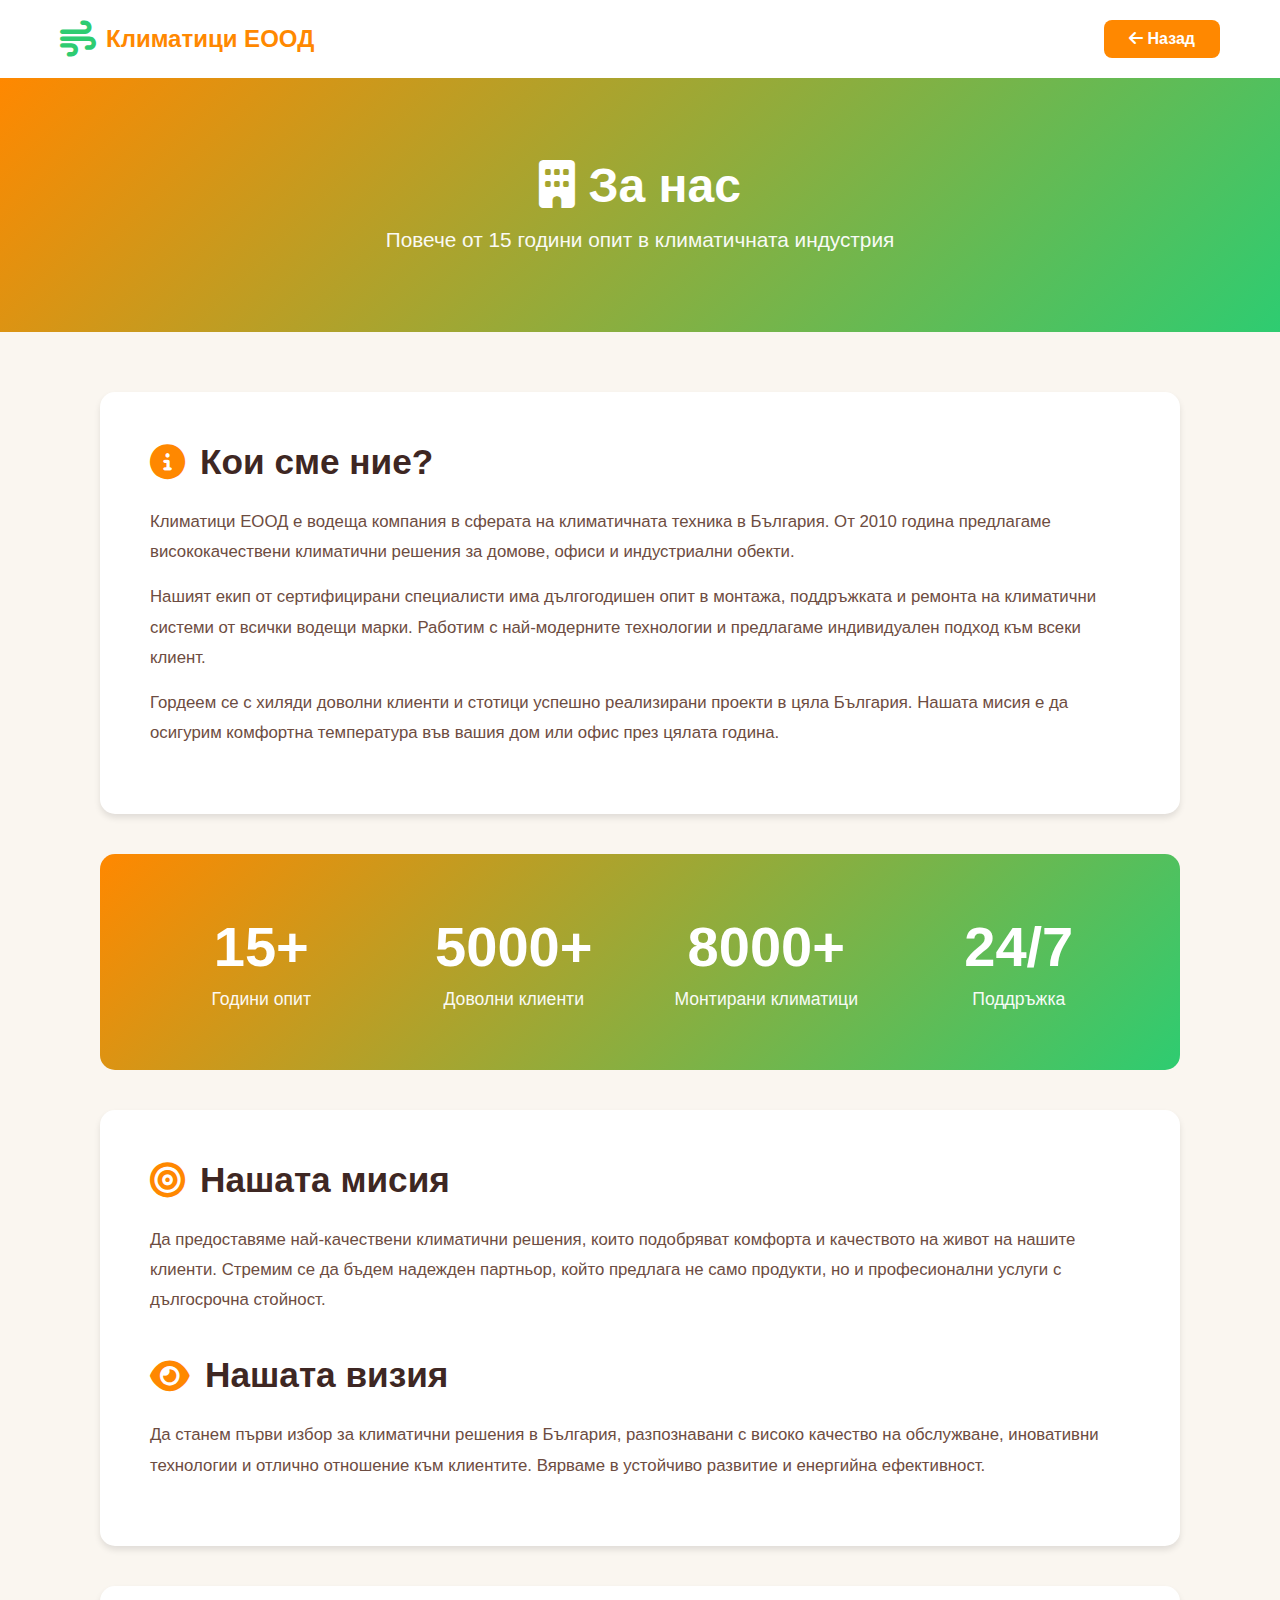
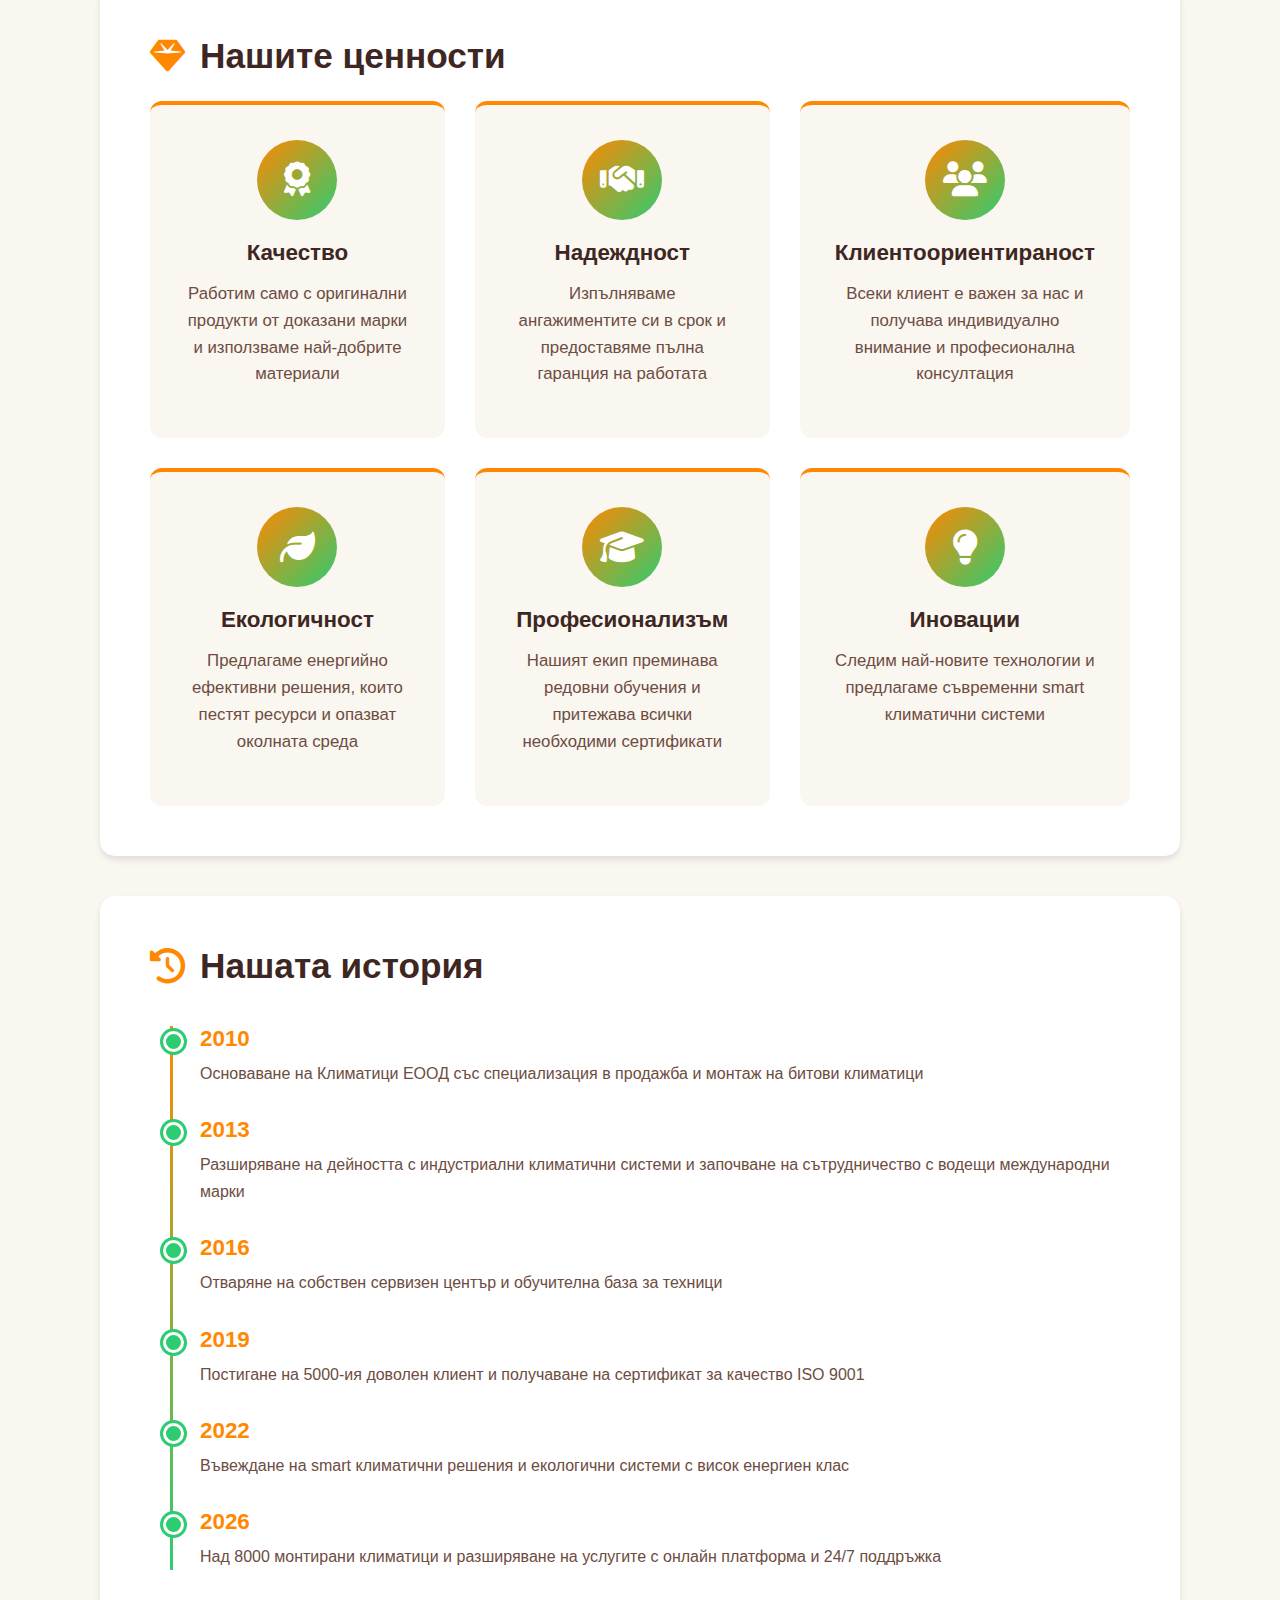
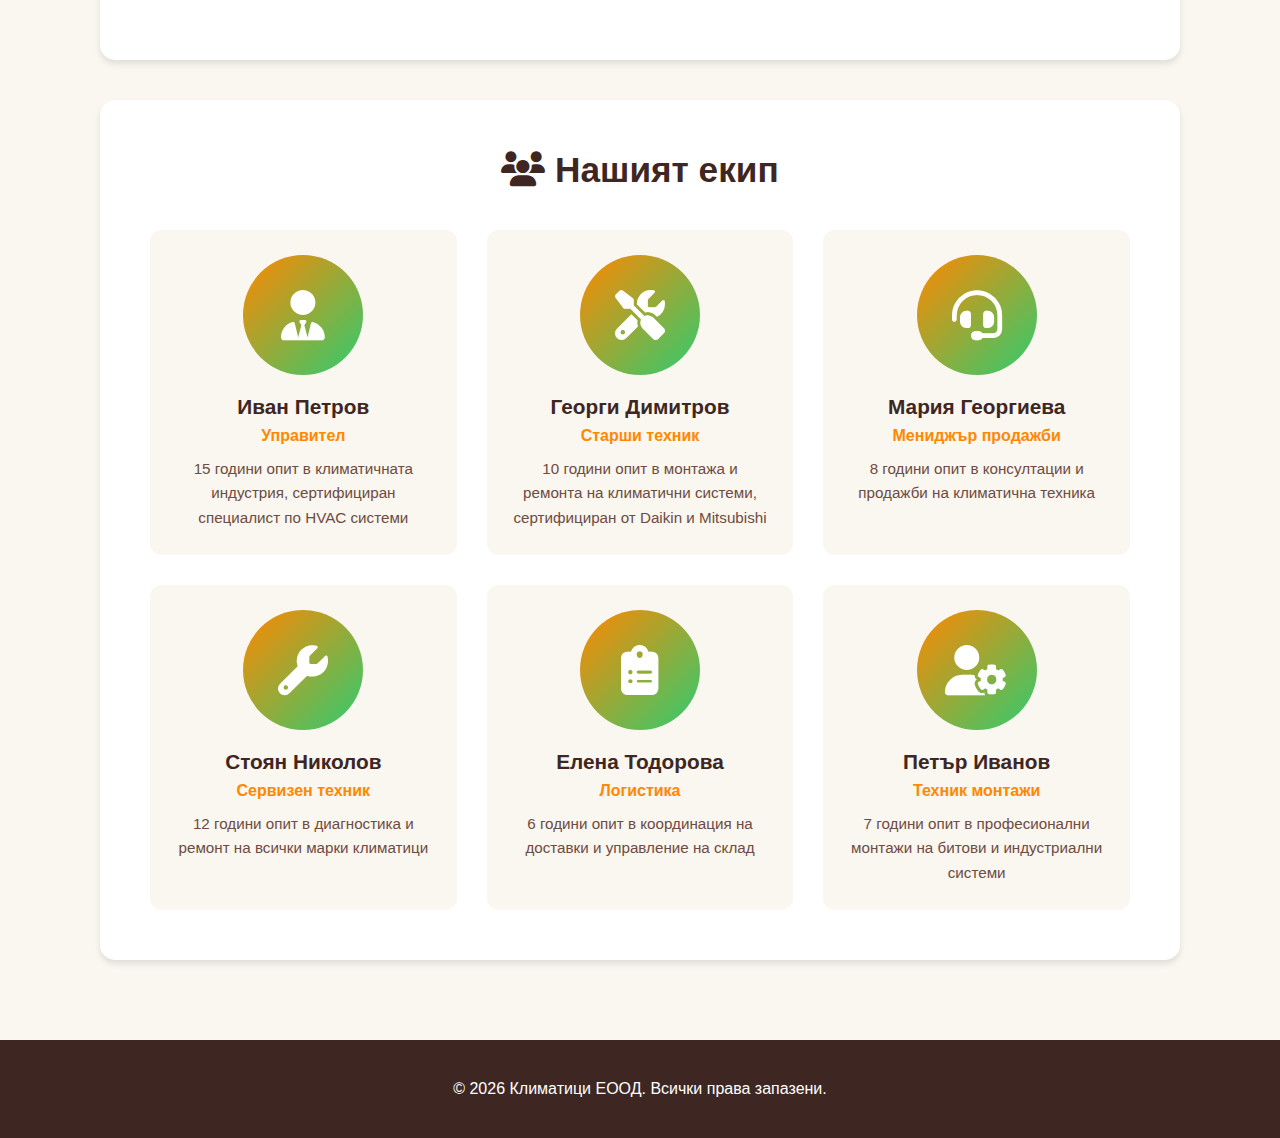
<file: about.html>
<!DOCTYPE html>
<html lang="bg">
<head>
    <meta charset="UTF-8">
    <meta name="viewport" content="width=device-width, initial-scale=1.0">
    <title>За нас - Климатици ЕООД</title>
    <link rel="stylesheet" href="https://cdnjs.cloudflare.com/ajax/libs/font-awesome/6.4.0/css/all.min.css">
    <style>
        * {
            margin: 0;
            padding: 0;
            box-sizing: border-box;
        }

        body {
            font-family: 'Segoe UI', Tahoma, Geneva, Verdana, sans-serif;
            background: #FAF6F0;
            color: #3E2723;
        }

        /* Header */
        .header {
            background: #fff;
            box-shadow: 0 2px 5px rgba(0,0,0,0.05);
        }

        .top-bar {
            display: flex;
            align-items: center;
            justify-content: space-between;
            padding: 20px 60px;
        }

        .logo {
            display: flex;
            align-items: center;
            gap: 10px;
            text-decoration: none;
            color: #FF8800;
            font-size: 24px;
            font-weight: bold;
        }

        .logo i {
            font-size: 36px;
            color: #2ECC71;
        }

        .back-btn {
            background: #FF8800;
            color: white;
            padding: 10px 25px;
            border-radius: 8px;
            text-decoration: none;
            font-weight: 600;
            transition: all 0.3s;
        }

        .back-btn:hover {
            background: #E67700;
            transform: translateY(-2px);
        }

        /* Hero */
        .hero {
            background: linear-gradient(135deg, #FF8800 0%, #2ECC71 100%);
            color: white;
            padding: 80px 60px;
            text-align: center;
        }

        .hero h1 {
            font-size: 3em;
            margin-bottom: 15px;
        }

        .hero p {
            font-size: 1.3em;
            opacity: 0.95;
        }

        /* Container */
        .container {
            max-width: 1200px;
            margin: 60px auto;
            padding: 0 60px;
        }

        /* Content Section */
        .content-section {
            background: white;
            padding: 50px;
            border-radius: 15px;
            box-shadow: 0 4px 6px rgba(0,0,0,0.1);
            margin-bottom: 40px;
        }

        .content-section h2 {
            font-size: 2.2em;
            color: #3E2723;
            margin-bottom: 25px;
            display: flex;
            align-items: center;
            gap: 15px;
        }

        .content-section h2 i {
            color: #FF8800;
        }

        .content-section p {
            color: #6D4C41;
            line-height: 1.8;
            margin-bottom: 15px;
            font-size: 1.05em;
        }

        /* Stats Section */
        .stats-section {
            background: linear-gradient(135deg, #FF8800, #2ECC71);
            padding: 60px 50px;
            border-radius: 15px;
            margin-bottom: 40px;
        }

        .stats-grid {
            display: grid;
            grid-template-columns: repeat(4, 1fr);
            gap: 30px;
        }

        .stat-card {
            text-align: center;
            color: white;
        }

        .stat-number {
            font-size: 3.5em;
            font-weight: bold;
            margin-bottom: 10px;
        }

        .stat-label {
            font-size: 1.1em;
            opacity: 0.95;
        }

        /* Values Section */
        .values-grid {
            display: grid;
            grid-template-columns: repeat(3, 1fr);
            gap: 30px;
        }

        .value-card {
            background: #FAF6F0;
            padding: 35px;
            border-radius: 12px;
            text-align: center;
            transition: all 0.3s;
            border-top: 4px solid #FF8800;
        }

        .value-card:hover {
            transform: translateY(-5px);
            box-shadow: 0 10px 20px rgba(0,0,0,0.1);
        }

        .value-icon {
            width: 80px;
            height: 80px;
            background: linear-gradient(135deg, #FF8800, #2ECC71);
            border-radius: 50%;
            display: flex;
            align-items: center;
            justify-content: center;
            margin: 0 auto 20px;
            font-size: 35px;
            color: white;
        }

        .value-card h3 {
            color: #3E2723;
            margin-bottom: 15px;
            font-size: 1.4em;
        }

        .value-card p {
            color: #6D4C41;
            line-height: 1.6;
        }

        /* Team Section */
        .team-section {
            background: white;
            padding: 50px;
            border-radius: 15px;
            box-shadow: 0 4px 6px rgba(0,0,0,0.1);
        }

        .team-section h2 {
            font-size: 2.2em;
            color: #3E2723;
            margin-bottom: 40px;
            text-align: center;
        }

        .team-grid {
            display: grid;
            grid-template-columns: repeat(3, 1fr);
            gap: 30px;
        }

        .team-member {
            text-align: center;
            padding: 25px;
            background: #FAF6F0;
            border-radius: 12px;
            transition: all 0.3s;
        }

        .team-member:hover {
            transform: translateY(-5px);
            box-shadow: 0 10px 20px rgba(0,0,0,0.1);
        }

        .team-avatar {
            width: 120px;
            height: 120px;
            background: linear-gradient(135deg, #FF8800, #2ECC71);
            border-radius: 50%;
            display: flex;
            align-items: center;
            justify-content: center;
            margin: 0 auto 20px;
            font-size: 50px;
            color: white;
        }

        .team-member h4 {
            color: #3E2723;
            margin-bottom: 8px;
            font-size: 1.3em;
        }

        .team-member .role {
            color: #FF8800;
            font-weight: 600;
            margin-bottom: 12px;
        }

        .team-member p {
            color: #6D4C41;
            font-size: 0.95em;
            line-height: 1.6;
        }

        /* Timeline */
        .timeline {
            position: relative;
            padding-left: 50px;
            margin: 40px 0;
        }

        .timeline::before {
            content: '';
            position: absolute;
            left: 20px;
            top: 0;
            bottom: 0;
            width: 3px;
            background: linear-gradient(180deg, #FF8800, #2ECC71);
        }

        .timeline-item {
            position: relative;
            margin-bottom: 30px;
        }

        .timeline-item::before {
            content: '';
            position: absolute;
            left: -37px;
            top: 5px;
            width: 15px;
            height: 15px;
            background: #2ECC71;
            border-radius: 50%;
            border: 3px solid white;
            box-shadow: 0 0 0 3px #2ECC71;
        }

        .timeline-year {
            font-size: 1.4em;
            font-weight: bold;
            color: #FF8800;
            margin-bottom: 8px;
        }

        .timeline-content {
            color: #6D4C41;
            line-height: 1.7;
        }

        /* Footer */
        .footer {
            background: #3E2723;
            color: white;
            padding: 40px 60px;
            text-align: center;
            margin-top: 80px;
        }

        /* Responsive */
        @media (max-width: 968px) {
            .top-bar, .hero, .container, .footer {
                padding-left: 20px;
                padding-right: 20px;
            }

            .content-section, .stats-section, .team-section {
                padding: 30px 20px;
            }

            .hero h1 {
                font-size: 2em;
            }

            .stats-grid,
            .values-grid,
            .team-grid {
                grid-template-columns: 1fr;
            }

            .timeline {
                padding-left: 30px;
            }
        }
    </style>
</head>
<body>

<!-- Header -->
<div class="header">
    <div class="top-bar">
        <a href="index.html" class="logo">
            <i class="fas fa-wind"></i>
            <span>Климатици ЕООД</span>
        </a>
        <a href="index.html" class="back-btn">
            <i class="fas fa-arrow-left"></i> Назад
        </a>
    </div>
</div>

<!-- Hero -->
<section class="hero">
    <h1><i class="fas fa-building"></i> За нас</h1>
    <p>Повече от 15 години опит в климатичната индустрия</p>
</section>

<!-- Container -->
<div class="container">
    
    <!-- About Section -->
    <div class="content-section">
        <h2><i class="fas fa-info-circle"></i> Кои сме ние?</h2>
        <p>Климатици ЕООД е водеща компания в сферата на климатичната техника в България. От 2010 година предлагаме висококачествени климатични решения за домове, офиси и индустриални обекти.</p>
        
        <p>Нашият екип от сертифицирани специалисти има дългогодишен опит в монтажа, поддръжката и ремонта на климатични системи от всички водещи марки. Работим с най-модерните технологии и предлагаме индивидуален подход към всеки клиент.</p>

        <p>Гордеем се с хиляди доволни клиенти и стотици успешно реализирани проекти в цяла България. Нашата мисия е да осигурим комфортна температура във вашия дом или офис през цялата година.</p>
    </div>

    <!-- Stats Section -->
    <div class="stats-section">
        <div class="stats-grid">
            <div class="stat-card">
                <div class="stat-number">15+</div>
                <div class="stat-label">Години опит</div>
            </div>
            <div class="stat-card">
                <div class="stat-number">5000+</div>
                <div class="stat-label">Доволни клиенти</div>
            </div>
            <div class="stat-card">
                <div class="stat-number">8000+</div>
                <div class="stat-label">Монтирани климатици</div>
            </div>
            <div class="stat-card">
                <div class="stat-number">24/7</div>
                <div class="stat-label">Поддръжка</div>
            </div>
        </div>
    </div>

    <!-- Mission & Vision -->
    <div class="content-section">
        <h2><i class="fas fa-bullseye"></i> Нашата мисия</h2>
        <p>Да предоставяме най-качествени климатични решения, които подобряват комфорта и качеството на живот на нашите клиенти. Стремим се да бъдем надежден партньор, който предлага не само продукти, но и професионални услуги с дългосрочна стойност.</p>
        
        <h2 style="margin-top: 40px;"><i class="fas fa-eye"></i> Нашата визия</h2>
        <p>Да станем първи избор за климатични решения в България, разпознавани с високо качество на обслужване, иновативни технологии и отлично отношение към клиентите. Вярваме в устойчиво развитие и енергийна ефективност.</p>
    </div>

    <!-- Values -->
    <div class="content-section">
        <h2><i class="fas fa-gem"></i> Нашите ценности</h2>
        <div class="values-grid">
            <div class="value-card">
                <div class="value-icon">
                    <i class="fas fa-award"></i>
                </div>
                <h3>Качество</h3>
                <p>Работим само с оригинални продукти от доказани марки и използваме най-добрите материали</p>
            </div>

            <div class="value-card">
                <div class="value-icon">
                    <i class="fas fa-handshake"></i>
                </div>
                <h3>Надеждност</h3>
                <p>Изпълняваме ангажиментите си в срок и предоставяме пълна гаранция на работата</p>
            </div>

            <div class="value-card">
                <div class="value-icon">
                    <i class="fas fa-users"></i>
                </div>
                <h3>Клиентоориентираност</h3>
                <p>Всеки клиент е важен за нас и получава индивидуално внимание и професионална консултация</p>
            </div>

            <div class="value-card">
                <div class="value-icon">
                    <i class="fas fa-leaf"></i>
                </div>
                <h3>Екологичност</h3>
                <p>Предлагаме енергийно ефективни решения, които пестят ресурси и опазват околната среда</p>
            </div>

            <div class="value-card">
                <div class="value-icon">
                    <i class="fas fa-graduation-cap"></i>
                </div>
                <h3>Професионализъм</h3>
                <p>Нашият екип преминава редовни обучения и притежава всички необходими сертификати</p>
            </div>

            <div class="value-card">
                <div class="value-icon">
                    <i class="fas fa-lightbulb"></i>
                </div>
                <h3>Иновации</h3>
                <p>Следим най-новите технологии и предлагаме съвременни smart климатични системи</p>
            </div>
        </div>
    </div>

    <!-- History Timeline -->
    <div class="content-section">
        <h2><i class="fas fa-history"></i> Нашата история</h2>
        <div class="timeline">
            <div class="timeline-item">
                <div class="timeline-year">2010</div>
                <div class="timeline-content">
                    Основаване на Климатици ЕООД със специализация в продажба и монтаж на битови климатици
                </div>
            </div>
            <div class="timeline-item">
                <div class="timeline-year">2013</div>
                <div class="timeline-content">
                    Разширяване на дейността с индустриални климатични системи и започване на сътрудничество с водещи международни марки
                </div>
            </div>
            <div class="timeline-item">
                <div class="timeline-year">2016</div>
                <div class="timeline-content">
                    Отваряне на собствен сервизен център и обучителна база за техници
                </div>
            </div>
            <div class="timeline-item">
                <div class="timeline-year">2019</div>
                <div class="timeline-content">
                    Постигане на 5000-ия доволен клиент и получаване на сертификат за качество ISO 9001
                </div>
            </div>
            <div class="timeline-item">
                <div class="timeline-year">2022</div>
                <div class="timeline-content">
                    Въвеждане на smart климатични решения и екологични системи с висок енергиен клас
                </div>
            </div>
            <div class="timeline-item">
                <div class="timeline-year">2026</div>
                <div class="timeline-content">
                    Над 8000 монтирани климатици и разширяване на услугите с онлайн платформа и 24/7 поддръжка
                </div>
            </div>
        </div>
    </div>

    <!-- Team -->
    <div class="team-section">
        <h2><i class="fas fa-users"></i> Нашият екип</h2>
        <div class="team-grid">
            <div class="team-member">
                <div class="team-avatar">
                    <i class="fas fa-user-tie"></i>
                </div>
                <h4>Иван Петров</h4>
                <div class="role">Управител</div>
                <p>15 години опит в климатичната индустрия, сертифициран специалист по HVAC системи</p>
            </div>

            <div class="team-member">
                <div class="team-avatar">
                    <i class="fas fa-tools"></i>
                </div>
                <h4>Георги Димитров</h4>
                <div class="role">Старши техник</div>
                <p>10 години опит в монтажа и ремонта на климатични системи, сертифициран от Daikin и Mitsubishi</p>
            </div>

            <div class="team-member">
                <div class="team-avatar">
                    <i class="fas fa-headset"></i>
                </div>
                <h4>Мария Георгиева</h4>
                <div class="role">Мениджър продажби</div>
                <p>8 години опит в консултации и продажби на климатична техника</p>
            </div>

            <div class="team-member">
                <div class="team-avatar">
                    <i class="fas fa-wrench"></i>
                </div>
                <h4>Стоян Николов</h4>
                <div class="role">Сервизен техник</div>
                <p>12 години опит в диагностика и ремонт на всички марки климатици</p>
            </div>

            <div class="team-member">
                <div class="team-avatar">
                    <i class="fas fa-clipboard-list"></i>
                </div>
                <h4>Елена Тодорова</h4>
                <div class="role">Логистика</div>
                <p>6 години опит в координация на доставки и управление на склад</p>
            </div>

            <div class="team-member">
                <div class="team-avatar">
                    <i class="fas fa-user-cog"></i>
                </div>
                <h4>Петър Иванов</h4>
                <div class="role">Техник монтажи</div>
                <p>7 години опит в професионални монтажи на битови и индустриални системи</p>
            </div>
        </div>
    </div>

</div>

<!-- Footer -->
<footer class="footer">
    <p>&copy; 2026 Климатици ЕООД. Всички права запазени.</p>
</footer>

</body>
</html>
</file>
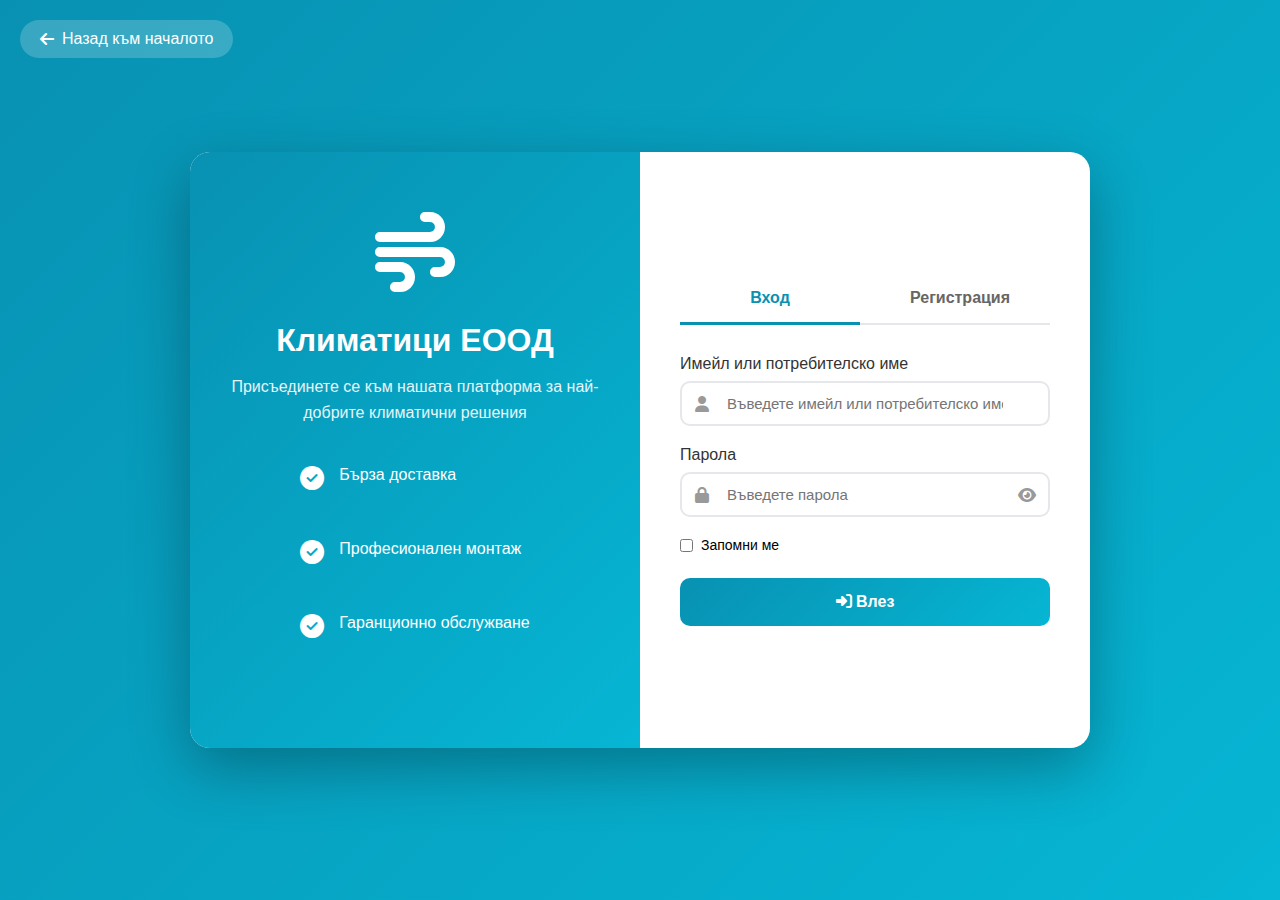
<file: admin-add-product.html>
<!DOCTYPE html>
<html lang="bg">
<head>
    <meta charset="UTF-8">
    <meta name="viewport" content="width=device-width, initial-scale=1.0">
    <title>Добави Продукт - Admin Panel</title>
    <link rel="stylesheet" href="https://cdnjs.cloudflare.com/ajax/libs/font-awesome/6.4.0/css/all.min.css">
    <style>
        * {
            margin: 0;
            padding: 0;
            box-sizing: border-box;
        }

        body {
            font-family: 'Segoe UI', Tahoma, Geneva, Verdana, sans-serif;
            background: linear-gradient(135deg, #667eea 0%, #764ba2 100%);
            min-height: 100vh;
            padding: 40px 20px;
        }

        .container {
            max-width: 900px;
            margin: 0 auto;
            background: white;
            border-radius: 20px;
            box-shadow: 0 20px 60px rgba(0,0,0,0.3);
            overflow: hidden;
        }

        .header {
            background: linear-gradient(135deg, #0891b2 0%, #06b6d4 100%);
            color: white;
            padding: 30px 40px;
            display: flex;
            justify-content: space-between;
            align-items: center;
        }

        .header h1 {
            font-size: 2em;
            display: flex;
            align-items: center;
            gap: 15px;
        }

        .back-btn {
            background: rgba(255,255,255,0.2);
            color: white;
            padding: 10px 20px;
            border-radius: 50px;
            text-decoration: none;
            transition: all 0.3s;
            display: flex;
            align-items: center;
            gap: 8px;
        }

        .back-btn:hover {
            background: rgba(255,255,255,0.3);
            transform: translateX(-5px);
        }

        .form-container {
            padding: 40px;
        }

        .form-section {
            margin-bottom: 30px;
        }

        .form-section h2 {
            color: #0891b2;
            font-size: 1.3em;
            margin-bottom: 20px;
            border-bottom: 2px solid #e5e7eb;
            padding-bottom: 10px;
        }

        .form-grid {
            display: grid;
            grid-template-columns: repeat(auto-fit, minmax(250px, 1fr));
            gap: 20px;
        }

        .form-group {
            margin-bottom: 20px;
        }

        .form-group.full-width {
            grid-column: 1 / -1;
        }

        label {
            display: block;
            margin-bottom: 8px;
            font-weight: 600;
            color: #333;
        }

        label .required {
            color: #ef4444;
        }

        input, select, textarea {
            width: 100%;
            padding: 12px 15px;
            border: 2px solid #e5e7eb;
            border-radius: 10px;
            font-size: 15px;
            transition: border-color 0.3s;
            font-family: inherit;
        }

        input:focus, select:focus, textarea:focus {
            outline: none;
            border-color: #0891b2;
        }

        textarea {
            resize: vertical;
            min-height: 100px;
        }

        .input-group {
            position: relative;
        }

        .input-icon {
            position: absolute;
            right: 15px;
            top: 50%;
            transform: translateY(-50%);
            color: #999;
        }

        .checkbox-group {
            display: flex;
            align-items: center;
            gap: 10px;
            margin-top: 10px;
        }

        .checkbox-group input[type="checkbox"] {
            width: auto;
            cursor: pointer;
        }

        .checkbox-group label {
            margin: 0;
            cursor: pointer;
            font-weight: normal;
        }

        .submit-section {
            margin-top: 40px;
            padding-top: 30px;
            border-top: 2px solid #e5e7eb;
            display: flex;
            gap: 15px;
        }

        .btn {
            padding: 15px 40px;
            border: none;
            border-radius: 10px;
            font-size: 16px;
            font-weight: bold;
            cursor: pointer;
            transition: all 0.3s;
            display: flex;
            align-items: center;
            justify-content: center;
            gap: 10px;
        }

        .btn-primary {
            background: linear-gradient(135deg, #0891b2 0%, #06b6d4 100%);
            color: white;
            flex: 1;
        }

        .btn-primary:hover {
            transform: translateY(-2px);
            box-shadow: 0 5px 15px rgba(8, 145, 178, 0.4);
        }

        .btn-primary:disabled {
            opacity: 0.6;
            cursor: not-allowed;
            transform: none;
        }

        .btn-secondary {
            background: #6b7280;
            color: white;
        }

        .btn-secondary:hover {
            background: #4b5563;
        }

        .alert {
            padding: 15px 20px;
            border-radius: 10px;
            margin-bottom: 20px;
            display: none;
        }

        .alert.show {
            display: block;
            animation: slideIn 0.3s ease;
        }

        @keyframes slideIn {
            from {
                opacity: 0;
                transform: translateY(-10px);
            }
            to {
                opacity: 1;
                transform: translateY(0);
            }
        }

        .alert-success {
            background: #d1fae5;
            border: 2px solid #10b981;
            color: #065f46;
        }

        .alert-error {
            background: #fee2e2;
            border: 2px solid #ef4444;
            color: #991b1b;
        }

        .helper-text {
            font-size: 13px;
            color: #6b7280;
            margin-top: 5px;
        }

        .image-preview {
            margin-top: 10px;
            max-width: 300px;
            border-radius: 10px;
            overflow: hidden;
            display: none;
        }

        .image-preview img {
            width: 100%;
            height: auto;
        }

        @media (max-width: 768px) {
            .form-container {
                padding: 30px 20px;
            }

            .form-grid {
                grid-template-columns: 1fr;
            }

            .header {
                padding: 20px;
                flex-direction: column;
                gap: 15px;
            }

            .header h1 {
                font-size: 1.5em;
            }
        }
    </style>
</head>
<body>

<div class="container">
    <div class="header">
        <h1>
            <i class="fas fa-box-open"></i>
            Добави Нов Продукт
        </h1>
        <a href="admin.html" class="back-btn">
            <i class="fas fa-arrow-left"></i>
            Назад
        </a>
    </div>

    <div class="form-container">
        <!-- Alert Messages -->
        <div id="alert" class="alert"></div>

        <form id="addProductForm">
            <!-- Основна информация -->
            <div class="form-section">
                <h2>📋 Основна информация</h2>
                <div class="form-grid">
                    <div class="form-group">
                        <label>Марка <span class="required">*</span></label>
                        <select id="brand_id" name="brand_id" required>
                            <option value="">Избери марка</option>
                            <!-- Ще се попълнят динамично от API -->
                        </select>
                    </div>

                    <div class="form-group">
                        <label>Модел <span class="required">*</span></label>
                        <input type="text" id="model_name" name="model_name" placeholder="CS-TZ25ZKEW" required>
                    </div>
                </div>

                <div class="form-group full-width">
                    <label>Описание</label>
                    <textarea id="description" name="description" placeholder="Подробно описание на продукта..."></textarea>
                    <div class="helper-text">Опишете основните характеристики и предимства</div>
                </div>
            </div>

            <!-- Технически характеристики -->
            <div class="form-section">
                <h2>⚙️ Технически характеристики</h2>
                <div class="form-grid">
                    <div class="form-group">
                        <label>BTU Мощност <span class="required">*</span></label>
                        <select id="btu_power" name="btu_power" required>
                            <option value="">Избери мощност</option>
                            <option value="7000">7000 BTU</option>
                            <option value="9000">9000 BTU</option>
                            <option value="12000">12000 BTU</option>
                            <option value="14000">14000 BTU</option>
                            <option value="18000">18000 BTU</option>
                            <option value="24000">24000 BTU</option>
                            <option value="30000">30000 BTU</option>
                        </select>
                    </div>

                    <div class="form-group">
                        <label>Енергиен клас <span class="required">*</span></label>
                        <select id="energy_class" name="energy_class" required>
                            <option value="">Избери клас</option>
                            <option value="A+++">A+++</option>
                            <option value="A++">A++</option>
                            <option value="A+">A+</option>
                            <option value="A">A</option>
                            <option value="B">B</option>
                        </select>
                    </div>

                    <div class="form-group">
                        <label>Тегло (кг)</label>
                        <input type="number" id="weight_kg" name="weight_kg" step="0.1" placeholder="9.5">
                    </div>

                    <div class="form-group">
                        <label>Размери (см)</label>
                        <input type="text" id="dimensions" name="dimensions" placeholder="80x30x25 см">
                    </div>
                </div>

                <div class="form-group">
                    <label>Характеристики / Features</label>
                    <textarea id="features" name="features" placeholder="Wi-Fi управление, Nanoe-X технология, Интелигентен сензор"></textarea>
                    <div class="helper-text">Разделете с запетая различните функции</div>
                </div>
            </div>

            <!-- Цена и наличност -->
            <div class="form-section">
                <h2>💰 Цена и наличност</h2>
                <div class="form-grid">
                    <div class="form-group">
                        <label>Цена (eur) <span class="required">*</span></label>
                        <div class="input-group">
                            <input type="number" id="price" name="price" step="0.01" placeholder="1299.00" required>
                            <i class="input-icon fas fa-lev"></i>
                        </div>
                    </div>

                    <div class="form-group">
                        <label>Налично количество</label>
                        <input type="number" id="stock_quantity" name="stock_quantity" placeholder="15" value="0">
                    </div>

                    <div class="form-group">
                        <label>Гаранция (месеци)</label>
                        <input type="number" id="warranty_months" name="warranty_months" placeholder="24" value="24">
                    </div>
                </div>
            </div>

            <!-- Снимка -->
            <div class="form-section">
                <h2>📷 Снимка</h2>
                <div class="form-group">
                    <label>URL към снимка</label>
                    <input type="url" id="main_image_url" name="main_image_url" placeholder="https://example.com/image.jpg">
                    <div class="helper-text">Въведете линк към снимката или използвайте placeholder</div>
                </div>
                <div class="image-preview" id="imagePreview">
                    <img id="previewImg" src="" alt="Preview">
                </div>
            </div>

            <!-- Активност -->
            <div class="checkbox-group">
                <input type="checkbox" id="is_active" name="is_active" checked>
                <label for="is_active">Продуктът е активен и видим в магазина</label>
            </div>

            <!-- Submit buttons -->
            <div class="submit-section">
                <button type="submit" class="btn btn-primary" id="submitBtn">
                    <i class="fas fa-plus-circle"></i>
                    Добави продукт
                </button>
                <button type="reset" class="btn btn-secondary">
                    <i class="fas fa-undo"></i>
                    Изчисти
                </button>
            </div>
        </form>
    </div>
</div>

<script>
    const API_URL = 'http://localhost/Diplomna/api';

    // Check if user is admin
    window.addEventListener('DOMContentLoaded', () => {
        const user = JSON.parse(localStorage.getItem('user') || 'null');
        
        if (!user || user.user_type !== 'admin') {
            alert('❌ Нямате права за достъп до тази страница!');
            window.location.href = 'login.html';
            return;
        }

        // Load brands
        loadBrands();

        // Image preview
        document.getElementById('main_image_url').addEventListener('input', (e) => {
            const url = e.target.value;
            const preview = document.getElementById('imagePreview');
            const img = document.getElementById('previewImg');
            
            if (url) {
                img.src = url;
                preview.style.display = 'block';
            } else {
                preview.style.display = 'none';
            }
        });
    });

    // Load brands from database
    async function loadBrands() {
        try {
            const response = await fetch(`${API_URL}/brands/get_all.php`);
            const result = await response.json();
            
            if (result.success) {
                const select = document.getElementById('brand_id');
                result.brands.forEach(brand => {
                    const option = document.createElement('option');
                    option.value = brand.brand_id;
                    option.textContent = brand.brand_name;
                    select.appendChild(option);
                });
            }
        } catch (error) {
            console.error('Error loading brands:', error);
            // If brands API doesn't exist yet, add them manually
            const brands = [
                {id: 1, name: 'Panasonic'},
                {id: 2, name: 'Daikin'},
                {id: 3, name: 'Mitsubishi Electric'},
                {id: 4, name: 'Bosch'},
                {id: 5, name: 'LG'},
                {id: 6, name: 'Gree'}
            ];
            
            const select = document.getElementById('brand_id');
            brands.forEach(brand => {
                const option = document.createElement('option');
                option.value = brand.id;
                option.textContent = brand.name;
                select.appendChild(option);
            });
        }
    }

    // Handle form submission
    document.getElementById('addProductForm').addEventListener('submit', async (e) => {
        e.preventDefault();
        
        const submitBtn = document.getElementById('submitBtn');
        const alert = document.getElementById('alert');
        
        // Disable submit button
        submitBtn.disabled = true;
        submitBtn.innerHTML = '<i class="fas fa-spinner fa-spin"></i> Добавяне...';
        
        // Collect form data
        const formData = {
            brand_id: document.getElementById('brand_id').value,
            model_name: document.getElementById('model_name').value,
            description: document.getElementById('description').value,
            price: parseFloat(document.getElementById('price').value),
            stock_quantity: parseInt(document.getElementById('stock_quantity').value) || 0,
            energy_class: document.getElementById('energy_class').value,
            btu_power: parseInt(document.getElementById('btu_power').value),
            warranty_months: parseInt(document.getElementById('warranty_months').value) || 24,
            main_image_url: document.getElementById('main_image_url').value || `https://via.placeholder.com/500x400?text=${encodeURIComponent(document.getElementById('model_name').value)}`,
            features: document.getElementById('features').value,
            weight_kg: parseFloat(document.getElementById('weight_kg').value) || 0,
            dimensions: document.getElementById('dimensions').value,
            is_active: document.getElementById('is_active').checked
        };
        
        try {
            const response = await fetch(`${API_URL}/products/create_product.php`, {
                method: 'POST',
                headers: {
                    'Content-Type': 'application/json'
                },
                body: JSON.stringify(formData)
            });
            
            const result = await response.json();
            
            if (result.success) {
                // Success
                showAlert('success', `✅ ${result.message}`);
                
                // Reset form
                document.getElementById('addProductForm').reset();
                document.getElementById('imagePreview').style.display = 'none';
                
                // Scroll to top
                window.scrollTo({ top: 0, behavior: 'smooth' });
                
                submitBtn.disabled = false;
                submitBtn.innerHTML = '<i class="fas fa-plus-circle"></i> Добави продукт';
            } else {
                // Error
                showAlert('error', `❌ ${result.message}`);
                submitBtn.disabled = false;
                submitBtn.innerHTML = '<i class="fas fa-plus-circle"></i> Добави продукт';
            }
            
        } catch (error) {
            console.error('Error:', error);
            showAlert('error', '❌ Грешка при свързване със сървъра. Проверете дали Apache е пуснат.');
            submitBtn.disabled = false;
            submitBtn.innerHTML = '<i class="fas fa-plus-circle"></i> Добави продукт';
        }
    });

    function showAlert(type, message) {
        const alert = document.getElementById('alert');
        alert.className = `alert alert-${type} show`;
        alert.textContent = message;
        
        // Auto hide after 5 seconds
        setTimeout(() => {
            alert.classList.remove('show');
        }, 5000);
    }
</script>

</body>
</html>
</file>
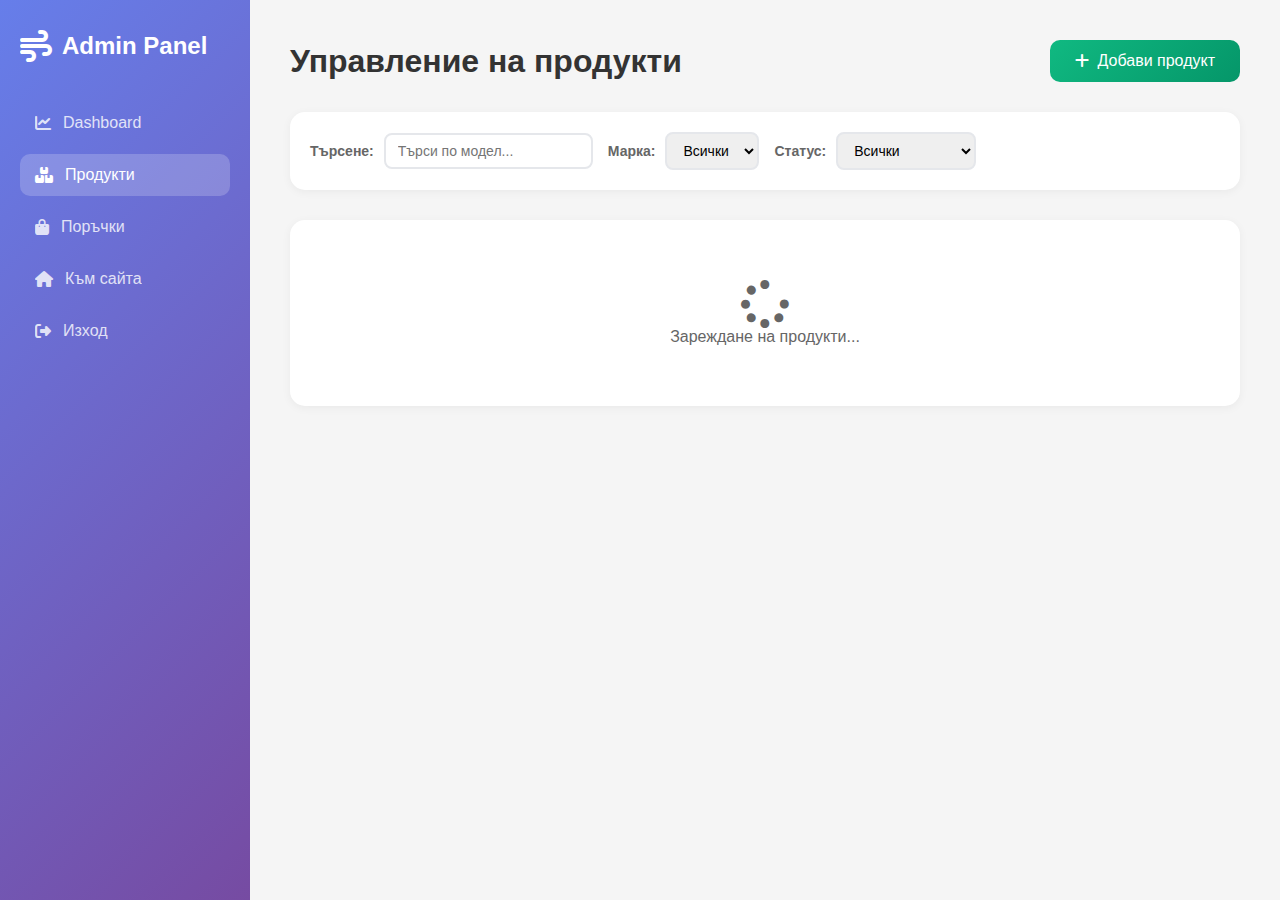
<file: admin-edit-product.html>
<!DOCTYPE html>
<html lang="bg">
<head>
    <meta charset="UTF-8">
    <meta name="viewport" content="width=device-width, initial-scale=1.0">
    <title>Редактиране на продукт - Admin Panel</title>
    <link rel="stylesheet" href="https://cdnjs.cloudflare.com/ajax/libs/font-awesome/6.4.0/css/all.min.css">
    <style>
        * { margin: 0; padding: 0; box-sizing: border-box; }

        body {
            font-family: 'Segoe UI', Tahoma, Geneva, Verdana, sans-serif;
            background: linear-gradient(135deg, #667eea 0%, #764ba2 100%);
            min-height: 100vh;
            padding: 40px 20px;
        }

        .container {
            max-width: 900px;
            margin: 0 auto;
            background: white;
            border-radius: 20px;
            padding: 40px;
            box-shadow: 0 20px 60px rgba(0,0,0,0.3);
        }

        .header {
            display: flex;
            align-items: center;
            justify-content: space-between;
            margin-bottom: 30px;
            padding-bottom: 20px;
            border-bottom: 2px solid #e5e7eb;
        }

        .header h1 {
            color: #333;
            font-size: 2em;
            display: flex;
            align-items: center;
            gap: 15px;
        }

        .header h1 i { color: #0891b2; }

        .back-btn {
            background: #e5e7eb;
            color: #333;
            padding: 12px 25px;
            border-radius: 10px;
            text-decoration: none;
            transition: all 0.3s;
            display: flex;
            align-items: center;
            gap: 8px;
        }

        .back-btn:hover {
            background: #d1d5db;
            transform: translateX(-5px);
        }

        /* Loading */
        .loading {
            text-align: center;
            padding: 60px;
            color: #666;
        }

        .loading i {
            font-size: 48px;
            animation: spin 1s linear infinite;
        }

        @keyframes spin {
            0% { transform: rotate(0deg); }
            100% { transform: rotate(360deg); }
        }

        /* Form */
        .form-section { display: none; }
        .form-section.active { display: block; }

        .form-row {
            display: grid;
            grid-template-columns: 1fr 1fr;
            gap: 20px;
            margin-bottom: 25px;
        }

        .form-row.full { grid-template-columns: 1fr; }

        .form-group {
            display: flex;
            flex-direction: column;
            gap: 8px;
        }

        .form-group label {
            font-weight: 600;
            color: #333;
            font-size: 14px;
        }

        .form-group label span { color: #ef4444; }

        .form-group input,
        .form-group select,
        .form-group textarea {
            padding: 12px 15px;
            border: 2px solid #e5e7eb;
            border-radius: 10px;
            font-size: 15px;
            font-family: inherit;
            transition: border-color 0.3s;
        }

        .form-group input:focus,
        .form-group select:focus,
        .form-group textarea:focus {
            outline: none;
            border-color: #0891b2;
        }

        .form-group textarea { resize: vertical; min-height: 100px; }

        /* Image Preview */
        .image-preview {
            margin-top: 10px;
            border-radius: 10px;
            overflow: hidden;
            max-width: 300px;
            display: none;
        }

        .image-preview img {
            width: 100%;
            height: auto;
        }

        .image-preview.active { display: block; }

        /* Status Toggle */
        .status-toggle {
            display: flex;
            align-items: center;
            gap: 15px;
            background: #f8fafc;
            padding: 15px 20px;
            border-radius: 10px;
            margin-bottom: 25px;
        }

        .status-toggle label {
            font-weight: 600;
            color: #333;
        }

        .toggle-switch {
            position: relative;
            width: 60px;
            height: 30px;
        }

        .toggle-switch input {
            opacity: 0;
            width: 0;
            height: 0;
        }

        .toggle-slider {
            position: absolute;
            cursor: pointer;
            inset: 0;
            background: #ccc;
            border-radius: 30px;
            transition: 0.3s;
        }

        .toggle-slider:before {
            position: absolute;
            content: "";
            height: 22px;
            width: 22px;
            left: 4px;
            bottom: 4px;
            background: white;
            border-radius: 50%;
            transition: 0.3s;
        }

        .toggle-switch input:checked + .toggle-slider {
            background: #10b981;
        }

        .toggle-switch input:checked + .toggle-slider:before {
            transform: translateX(30px);
        }

        /* Buttons */
        .btn-group {
            display: flex;
            gap: 15px;
            margin-top: 30px;
        }

        .btn {
            flex: 1;
            padding: 15px;
            border: none;
            border-radius: 10px;
            font-size: 16px;
            font-weight: 600;
            cursor: pointer;
            transition: all 0.3s;
            display: flex;
            align-items: center;
            justify-content: center;
            gap: 8px;
        }

        .btn-primary {
            background: linear-gradient(135deg, #0891b2, #06b6d4);
            color: white;
        }

        .btn-primary:hover {
            transform: translateY(-2px);
            box-shadow: 0 10px 25px rgba(8, 145, 178, 0.4);
        }

        .btn-danger {
            background: #ef4444;
            color: white;
        }

        .btn-danger:hover {
            background: #dc2626;
        }

        .btn:disabled {
            opacity: 0.6;
            cursor: not-allowed;
            transform: none;
        }

        /* Messages */
        .message {
            padding: 15px 20px;
            border-radius: 10px;
            margin-bottom: 20px;
            display: none;
        }

        .message.success {
            background: #d1fae5;
            color: #065f46;
            border: 1px solid #10b981;
        }

        .message.error {
            background: #fee2e2;
            color: #991b1b;
            border: 1px solid #ef4444;
        }

        .message.active { display: block; }
    </style>
</head>
<body>

<div class="container">
    <div class="header">
        <h1>
            <i class="fas fa-edit"></i>
            Редактиране на продукт
        </h1>
        <a href="admin-products.html" class="back-btn">
            <i class="fas fa-arrow-left"></i>
            Назад
        </a>
    </div>

    <!-- Loading -->
    <div class="loading" id="loading">
        <i class="fas fa-spinner"></i>
        <p>Зареждане на продукт...</p>
    </div>

    <!-- Messages -->
    <div class="message" id="successMessage"></div>
    <div class="message error" id="errorMessage"></div>

    <!-- Form -->
    <div class="form-section" id="formSection">
        <form id="editForm">
            <input type="hidden" id="productId">

            <!-- Status Toggle -->
            <div class="status-toggle">
                <label>Активен продукт:</label>
                <label class="toggle-switch">
                    <input type="checkbox" id="isActive" checked>
                    <span class="toggle-slider"></span>
                </label>
                <span id="statusText" style="color: #10b981; font-weight: 600;">Активен</span>
            </div>

            <div class="form-row">
                <div class="form-group">
                    <label>Марка <span>*</span></label>
                    <select id="brand" required>
                        <option value="">-- Избери марка --</option>
                    </select>
                </div>
                <div class="form-group">
                    <label>Модел <span>*</span></label>
                    <input type="text" id="model" placeholder="CS-TZ25ZKEW" required>
                </div>
            </div>

            <div class="form-row">
                <div class="form-group">
                    <label>Цена (€) <span>*</span></label>
                    <input type="number" id="price" placeholder="1299.00" step="0.01" required>
                </div>
                <div class="form-group">
                    <label>Наличност <span>*</span></label>
                    <input type="number" id="stock" placeholder="10" required>
                </div>
            </div>

            <div class="form-row">
                <div class="form-group">
                    <label>BTU мощност <span>*</span></label>
                    <select id="btu" required>
                        <option value="">-- Избери BTU --</option>
                        <option value="7000">7000 BTU</option>
                        <option value="9000">9000 BTU</option>
                        <option value="12000">12000 BTU</option>
                        <option value="18000">18000 BTU</option>
                        <option value="24000">24000 BTU</option>
                    </select>
                </div>
                <div class="form-group">
                    <label>Енергиен клас <span>*</span></label>
                    <select id="energyClass" required>
                        <option value="">-- Избери клас --</option>
                        <option value="A+++">A+++</option>
                        <option value="A++">A++</option>
                        <option value="A+">A+</option>
                        <option value="A">A</option>
                        <option value="B">B</option>
                    </select>
                </div>
            </div>

            <div class="form-row">
                <div class="form-group">
                    <label>Гаранция (месеци) <span>*</span></label>
                    <input type="number" id="warranty" placeholder="24" required>
                </div>
                <div class="form-group">
                    <label>Тегло (kg)</label>
                    <input type="number" id="weight" placeholder="9.5" step="0.1">
                </div>
            </div>

            <div class="form-row full">
                <div class="form-group">
                    <label>Размери (см)</label>
                    <input type="text" id="dimensions" placeholder="80x29x23 см">
                </div>
            </div>

            <div class="form-row full">
                <div class="form-group">
                    <label>Описание</label>
                    <textarea id="description" placeholder="Инверторен климатик..."></textarea>
                </div>
            </div>

            <div class="form-row full">
                <div class="form-group">
                    <label>Характеристики (разделени със запетая)</label>
                    <textarea id="features" rows="3" placeholder="Wi-Fi управление, Nanoe-X технология, ..."></textarea>
                </div>
            </div>

            <div class="form-row full">
                <div class="form-group">
                    <label>URL на главна снимка</label>
                    <input type="url" id="imageUrl" placeholder="https://example.com/image.jpg" 
                           oninput="previewImage(this.value)">
                    <div class="image-preview" id="imagePreview">
                        <img src="" alt="Preview" id="previewImg">
                    </div>
                </div>
            </div>

            <div class="btn-group">
                <button type="submit" class="btn btn-primary" id="saveBtn">
                    <i class="fas fa-save"></i>
                    Запази промените
                </button>
                <button type="button" class="btn btn-danger" onclick="deleteProduct()">
                    <i class="fas fa-trash"></i>
                    Изтрий продукта
                </button>
            </div>
        </form>
    </div>
</div>

<script>
    const API_URL = 'http://localhost/Diplomna/api';
    let productId = null;

    // Зареждане при стартиране
    window.addEventListener('DOMContentLoaded', () => {
        // Вземи product_id от URL
        const params = new URLSearchParams(window.location.search);
        productId = params.get('id');

        if (!productId) {
            alert('Липсва ID на продукт');
            window.location.href = 'admin-products.html';
            return;
        }

        loadBrands();
        loadProduct(productId);
    });

    // Зареди марките
    async function loadBrands() {
        try {
            const response = await fetch(`${API_URL}/brands/get_all.php`);
            const result = await response.json();

            const brandSelect = document.getElementById('brand');
            if (result.success) {
                brandSelect.innerHTML = '<option value="">-- Избери марка --</option>' +
                    result.brands.map(b => `<option value="${b.brand_id}">${b.brand_name}</option>`).join('');
            }
        } catch (error) {
            console.error('Error loading brands:', error);
        }
    }

    // Зареди продукта
    async function loadProduct(id) {
        try {
            const response = await fetch(`${API_URL}/products/get_by_id.php?id=${id}`);
            const result = await response.json();

            if (result.success) {
                const p = result.product;

                // Попълни формата
                document.getElementById('productId').value = p.product_id;
                document.getElementById('brand').value = p.brand_id;
                document.getElementById('model').value = p.model_name;
                document.getElementById('price').value = p.price;
                document.getElementById('stock').value = p.stock_quantity;
                document.getElementById('btu').value = p.btu_power;
                document.getElementById('energyClass').value = p.energy_class;
                document.getElementById('warranty').value = p.warranty_months;
                document.getElementById('weight').value = p.weight_kg || '';
                document.getElementById('dimensions').value = p.dimensions || '';
                document.getElementById('description').value = p.description || '';
                document.getElementById('features').value = p.features || '';
                document.getElementById('imageUrl').value = p.main_image_url || '';
                document.getElementById('isActive').checked = p.is_active == 1;

                updateStatusText();

                if (p.main_image_url) {
                    previewImage(p.main_image_url);
                }

                // Покажи формата
                document.getElementById('loading').style.display = 'none';
                document.getElementById('formSection').classList.add('active');

            } else {
                alert('Продуктът не е намерен');
                window.location.href = 'admin-products.html';
            }

        } catch (error) {
            console.error('Error:', error);
            alert('Грешка при зареждане на продукта');
        }
    }

    // Status toggle
    document.getElementById('isActive').addEventListener('change', updateStatusText);

    function updateStatusText() {
        const isActive = document.getElementById('isActive').checked;
        const statusText = document.getElementById('statusText');
        statusText.textContent = isActive ? 'Активен' : 'Деактивиран';
        statusText.style.color = isActive ? '#10b981' : '#ef4444';
    }

    // Preview на снимката
    function previewImage(url) {
        if (url) {
            document.getElementById('previewImg').src = url;
            document.getElementById('imagePreview').classList.add('active');
        } else {
            document.getElementById('imagePreview').classList.remove('active');
        }
    }

    // Запази промените
    document.getElementById('editForm').addEventListener('submit', async (e) => {
        e.preventDefault();

        const data = {
            product_id: parseInt(document.getElementById('productId').value),
            brand_id: parseInt(document.getElementById('brand').value),
            model_name: document.getElementById('model').value,
            description: document.getElementById('description').value,
            price: parseFloat(document.getElementById('price').value),
            stock_quantity: parseInt(document.getElementById('stock').value),
            energy_class: document.getElementById('energyClass').value,
            btu_power: parseInt(document.getElementById('btu').value),
            warranty_months: parseInt(document.getElementById('warranty').value),
            main_image_url: document.getElementById('imageUrl').value,
            features: document.getElementById('features').value,
            weight_kg: document.getElementById('weight').value || null,
            dimensions: document.getElementById('dimensions').value || null,
            is_active: document.getElementById('isActive').checked ? 1 : 0
        };

        const btn = document.getElementById('saveBtn');
        btn.disabled = true;
        btn.innerHTML = '<i class="fas fa-spinner fa-spin"></i> Запазване...';

        try {
            const response = await fetch(`${API_URL}/products/update.php`, {
                method: 'POST',
                headers: { 'Content-Type': 'application/json' },
                body: JSON.stringify(data)
            });

            const result = await response.json();

            if (result.success) {
                showMessage('success', '✅ Продуктът е обновен успешно!');
                setTimeout(() => {
                    window.location.href = 'admin-products.html';
                }, 1500);
            } else {
                showMessage('error', '❌ Грешка: ' + result.message);
                btn.disabled = false;
                btn.innerHTML = '<i class="fas fa-save"></i> Запази промените';
            }

        } catch (error) {
            console.error('Error:', error);
            showMessage('error', '❌ Грешка при свързване със сървъра');
            btn.disabled = false;
            btn.innerHTML = '<i class="fas fa-save"></i> Запази промените';
        }
    });

    // Изтриване
    async function deleteProduct() {
        if (!confirm('Сигурни ли сте, че искате да изтриете този продукт?\n\nАко продуктът е използван в поръчки, той ще бъде деактивиран вместо изтрит.')) {
            return;
        }

        try {
            const response = await fetch(`${API_URL}/products/delete.php`, {
                method: 'POST',
                headers: { 'Content-Type': 'application/json' },
                body: JSON.stringify({ product_id: productId })
            });

            const result = await response.json();

            if (result.success) {
                alert(result.message);
                window.location.href = 'admin-products.html';
            } else {
                alert('Грешка: ' + result.message);
            }

        } catch (error) {
            console.error('Error:', error);
            alert('Грешка при изтриване на продукта');
        }
    }

    // Показване на съобщения
    function showMessage(type, text) {
        const successMsg = document.getElementById('successMessage');
        const errorMsg = document.getElementById('errorMessage');

        successMsg.classList.remove('active');
        errorMsg.classList.remove('active');

        if (type === 'success') {
            successMsg.textContent = text;
            successMsg.classList.add('active');
        } else {
            errorMsg.textContent = text;
            errorMsg.classList.add('active');
        }

        // Auto hide след 5 секунди
        setTimeout(() => {
            successMsg.classList.remove('active');
            errorMsg.classList.remove('active');
        }, 5000);
    }
</script>

</body>
</html>
</file>
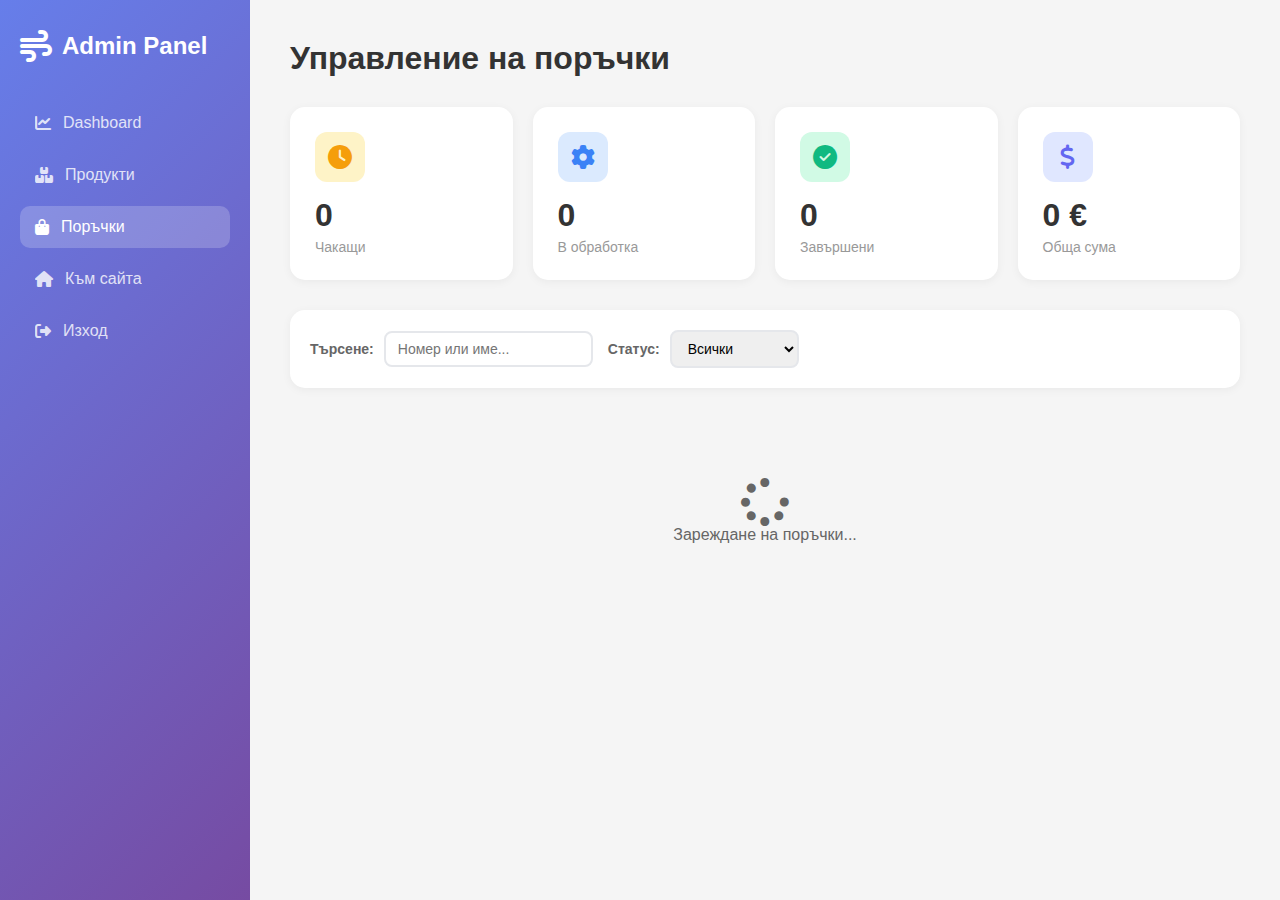
<file: admin-order-details.html>
<!DOCTYPE html>
<html lang="bg">
<head>
    <meta charset="UTF-8">
    <meta name="viewport" content="width=device-width, initial-scale=1.0">
    <title>Детайли за поръчка - Admin Panel</title>
    <link rel="stylesheet" href="https://cdnjs.cloudflare.com/ajax/libs/font-awesome/6.4.0/css/all.min.css">
    <style>
        * { margin: 0; padding: 0; box-sizing: border-box; }

        body {
            font-family: 'Segoe UI', Tahoma, Geneva, Verdana, sans-serif;
            background: linear-gradient(135deg, #667eea 0%, #764ba2 100%);
            min-height: 100vh;
            padding: 40px 20px;
        }

        .container {
            max-width: 1000px;
            margin: 0 auto;
        }

        .header {
            display: flex;
            align-items: center;
            justify-content: space-between;
            margin-bottom: 30px;
        }

        .header h1 {
            color: white;
            font-size: 2em;
            display: flex;
            align-items: center;
            gap: 15px;
        }

        .back-btn {
            background: rgba(255,255,255,0.2);
            color: white;
            padding: 12px 25px;
            border-radius: 10px;
            text-decoration: none;
            transition: all 0.3s;
            display: flex;
            align-items: center;
            gap: 8px;
        }

        .back-btn:hover {
            background: rgba(255,255,255,0.3);
        }

        /* Loading */
        .loading {
            text-align: center;
            padding: 60px;
            background: white;
            border-radius: 15px;
            color: #666;
        }

        .loading i {
            font-size: 48px;
            animation: spin 1s linear infinite;
        }

        @keyframes spin {
            0% { transform: rotate(0deg); }
            100% { transform: rotate(360deg); }
        }

        /* Order Details */
        .order-details {
            display: grid;
            grid-template-columns: 2fr 1fr;
            gap: 30px;
            display: none;
        }

        .order-details.active { display: grid; }

        .card {
            background: white;
            border-radius: 15px;
            padding: 30px;
            box-shadow: 0 10px 30px rgba(0,0,0,0.2);
        }

        .card h3 {
            color: #333;
            font-size: 1.3em;
            margin-bottom: 20px;
            padding-bottom: 15px;
            border-bottom: 2px solid #f0f0f0;
            display: flex;
            align-items: center;
            gap: 10px;
        }

        .card h3 i { color: #0891b2; }

        /* Order Info */
        .info-row {
            display: grid;
            grid-template-columns: 120px 1fr;
            gap: 15px;
            padding: 15px 0;
            border-bottom: 1px solid #f5f5f5;
        }

        .info-row:last-child { border-bottom: none; }

        .info-label {
            font-weight: 600;
            color: #666;
            font-size: 14px;
        }

        .info-value {
            color: #333;
            font-weight: 600;
        }

        /* Products List */
        .product-item {
            display: flex;
            gap: 15px;
            padding: 20px;
            background: #f8fafc;
            border-radius: 10px;
            margin-bottom: 15px;
        }

        .product-image {
            width: 80px;
            height: 80px;
            background: linear-gradient(135deg, #667eea, #764ba2);
            border-radius: 8px;
            overflow: hidden;
            flex-shrink: 0;
        }

        .product-image img {
            width: 100%;
            height: 100%;
            object-fit: cover;
        }

        .product-info {
            flex: 1;
        }

        .product-name {
            font-weight: 600;
            color: #333;
            margin-bottom: 5px;
        }

        .product-detail {
            font-size: 13px;
            color: #666;
            margin-bottom: 3px;
        }

        .product-price {
            font-size: 1.2em;
            font-weight: bold;
            color: #0891b2;
            margin-top: 10px;
        }

        /* Services */
        .service-item {
            padding: 15px;
            background: #f0f9ff;
            border-radius: 8px;
            margin-bottom: 10px;
            border-left: 3px solid #0891b2;
        }

        .service-name {
            font-weight: 600;
            color: #333;
            margin-bottom: 5px;
        }

        .service-desc {
            font-size: 13px;
            color: #666;
        }

        /* Status Update */
        .status-section {
            background: #f8fafc;
            padding: 20px;
            border-radius: 10px;
            margin-top: 20px;
        }

        .status-section h4 {
            color: #333;
            margin-bottom: 15px;
            font-size: 1.1em;
        }

        .status-select {
            width: 100%;
            padding: 12px;
            border: 2px solid #e5e7eb;
            border-radius: 8px;
            font-size: 15px;
            font-weight: 600;
            margin-bottom: 15px;
        }

        .update-btn {
            width: 100%;
            background: linear-gradient(135deg, #10b981, #059669);
            color: white;
            padding: 15px;
            border: none;
            border-radius: 10px;
            cursor: pointer;
            font-size: 16px;
            font-weight: 600;
            transition: all 0.3s;
            display: flex;
            align-items: center;
            justify-content: center;
            gap: 10px;
        }

        .update-btn:hover {
            transform: translateY(-2px);
            box-shadow: 0 5px 15px rgba(16, 185, 129, 0.4);
        }

        /* Price Summary */
        .price-summary {
            background: #f8fafc;
            padding: 20px;
            border-radius: 10px;
        }

        .price-row {
            display: flex;
            justify-content: space-between;
            margin-bottom: 10px;
            font-size: 15px;
        }

        .price-row .label { color: #666; }
        .price-row .value { font-weight: 600; color: #333; }

        .price-row.total {
            margin-top: 15px;
            padding-top: 15px;
            border-top: 2px solid #e5e7eb;
            font-size: 1.3em;
            font-weight: bold;
            color: #0891b2;
        }

        /* Payment Status */
        .payment-status {
            display: inline-block;
            padding: 6px 15px;
            border-radius: 15px;
            font-size: 13px;
            font-weight: 600;
        }

        .payment-status.pending {
            background: #fef3c7;
            color: #92400e;
        }

        .payment-status.completed {
            background: #d1fae5;
            color: #065f46;
        }

        /* Order Status Badge */
        .order-status-badge {
            display: inline-block;
            padding: 10px 25px;
            border-radius: 20px;
            font-size: 15px;
            font-weight: 600;
        }

        .order-status-badge.pending {
            background: #fef3c7;
            color: #92400e;
        }

        .order-status-badge.confirmed {
            background: #dbeafe;
            color: #1e40af;
        }

        .order-status-badge.processing {
            background: #e0e7ff;
            color: #4338ca;
        }

        .order-status-badge.shipped {
            background: #fce7f3;
            color: #9f1239;
        }

        .order-status-badge.delivered {
            background: #d1fae5;
            color: #065f46;
        }

        .order-status-badge.cancelled {
            background: #fee2e2;
            color: #991b1b;
        }

        /* Responsive */
        @media (max-width: 968px) {
            .order-details {
                grid-template-columns: 1fr;
            }

            .info-row {
                grid-template-columns: 1fr;
            }
        }
    </style>
</head>
<body>

<div class="container">
    <div class="header">
        <h1>
            <i class="fas fa-file-alt"></i>
            <span id="orderTitle">Детайли за поръчка</span>
        </h1>
        <a href="admin-orders.html" class="back-btn">
            <i class="fas fa-arrow-left"></i>
            Назад
        </a>
    </div>

    <!-- Loading -->
    <div class="loading" id="loading">
        <i class="fas fa-spinner"></i>
        <p>Зареждане на поръчка...</p>
    </div>

    <!-- Order Details -->
    <div class="order-details" id="orderDetails">
        <!-- Left Column -->
        <div>
            <!-- Customer Info -->
            <div class="card">
                <h3>
                    <i class="fas fa-user"></i>
                    Информация за клиента
                </h3>
                <div class="info-row">
                    <span class="info-label">Име:</span>
                    <span class="info-value" id="customerName">-</span>
                </div>
                <div class="info-row">
                    <span class="info-label">Телефон:</span>
                    <span class="info-value" id="customerPhone">-</span>
                </div>
                <div class="info-row">
                    <span class="info-label">Email:</span>
                    <span class="info-value" id="customerEmail">-</span>
                </div>
                <div class="info-row">
                    <span class="info-label">Адрес:</span>
                    <span class="info-value" id="deliveryAddress">-</span>
                </div>
            </div>

            <!-- Products -->
            <div class="card" style="margin-top: 30px;">
                <h3>
                    <i class="fas fa-boxes"></i>
                    Продукти
                </h3>
                <div id="productsContainer">
                    <!-- Loaded via JS -->
                </div>
            </div>

            <!-- Services -->
            <div class="card" style="margin-top: 30px;" id="servicesCard" style="display: none;">
                <h3>
                    <i class="fas fa-tools"></i>
                    Услуги
                </h3>
                <div id="servicesContainer">
                    <!-- Loaded via JS -->
                </div>
            </div>
        </div>

        <!-- Right Column -->
        <div>
            <!-- Order Info -->
            <div class="card">
                <h3>
                    <i class="fas fa-info-circle"></i>
                    Информация за поръчката
                </h3>
                <div class="info-row">
                    <span class="info-label">Номер:</span>
                    <span class="info-value" id="orderNumber">-</span>
                </div>
                <div class="info-row">
                    <span class="info-label">Дата:</span>
                    <span class="info-value" id="orderDate">-</span>
                </div>
                <div class="info-row">
                    <span class="info-label">Статус:</span>
                    <span class="info-value" id="orderStatusDisplay">-</span>
                </div>
                <div class="info-row">
                    <span class="info-label">Плащане:</span>
                    <span class="info-value" id="paymentMethod">-</span>
                </div>
                <div class="info-row">
                    <span class="info-label">Статус плащане:</span>
                    <span class="info-value" id="paymentStatus">-</span>
                </div>
            </div>

            <!-- Price Summary -->
            <div class="card" style="margin-top: 30px;">
                <h3>
                    <i class="fas fa-calculator"></i>
                    Обобщение
                </h3>
                <div class="price-summary">
                    <div class="price-row">
                        <span class="label">Продукти:</span>
                        <span class="value" id="productsTotal">0.00 €</span>
                    </div>
                    <div class="price-row">
                        <span class="label">Услуги:</span>
                        <span class="value" id="servicesTotal">0.00 €</span>
                    </div>
                    <div class="price-row total">
                        <span>Обща сума:</span>
                        <span id="orderTotal">0.00 €</span>
                    </div>
                </div>
            </div>

            <!-- Status Update -->
            <div class="card" style="margin-top: 30px;">
                <h3>
                    <i class="fas fa-edit"></i>
                    Промяна на статус
                </h3>
                <div class="status-section">
                    <h4>Избери нов статус:</h4>
                    <select class="status-select" id="newStatus">
                        <option value="pending">Чакаща</option>
                        <option value="confirmed">Потвърдена</option>
                        <option value="processing">В обработка</option>
                        <option value="shipped">Изпратена</option>
                        <option value="delivered">Доставена</option>
                        <option value="cancelled">Отказана</option>
                    </select>
                    <button class="update-btn" onclick="updateStatus()">
                        <i class="fas fa-check"></i>
                        Обнови статуса
                    </button>
                </div>
            </div>
        </div>
    </div>
</div>

<script>
    const API_URL = 'http://localhost/Diplomna/api';
    
    // ============================================
    let orderId = null;
    let currentOrder = null;

    window.addEventListener('DOMContentLoaded', () => {
        const params = new URLSearchParams(window.location.search);
        orderId = params.get('id');

        if (!orderId) {
            alert('Липсва ID на поръчка');
            window.location.href = 'admin-orders.html';
            return;
        }

        loadOrder(orderId);
    });

    // Зареди поръчката
    async function loadOrder(id) {
        try {
            const response = await fetch(`${API_URL}/orders/get_by_id.php?id=${id}`);
            const result = await response.json();

            if (result.success) {
                currentOrder = result.order;
                displayOrder(currentOrder);

                document.getElementById('loading').style.display = 'none';
                document.getElementById('orderDetails').classList.add('active');
            } else {
                alert('Поръчката не е намерена');
                window.location.href = 'admin-orders.html';
            }

        } catch (error) {
            console.error('Error:', error);
            alert('Грешка при зареждане на поръчката');
        }
    }

    // Покажи поръчката
    function displayOrder(order) {
        const statusLabels = {
            'pending': 'Чакаща',
            'confirmed': 'Потвърдена',
            'processing': 'В обработка',
            'shipped': 'Изпратена',
            'delivered': 'Доставена',
            'cancelled': 'Отказана'
        };

        const paymentLabels = {
            'cash_on_delivery': 'Наложен платеж',
            'bank_transfer': 'Банков превод',
            'credit_card': 'Кредитна карта',
            'debit_card': 'Дебитна карта',
            'paypal': 'PayPal'
        };

        const date = new Date(order.created_at);

        // Header
        document.getElementById('orderTitle').textContent = `Поръчка #${String(order.order_id).padStart(4, '0')}`;

        // Customer Info
        document.getElementById('customerName').textContent = order.full_name || 'Гост';
        document.getElementById('customerPhone').innerHTML = order.phone ? `<i class="fas fa-phone"></i> ${order.phone}` : '-';
        document.getElementById('customerEmail').innerHTML = order.email ? `<i class="fas fa-envelope"></i> ${order.email}` : '-';
        document.getElementById('deliveryAddress').innerHTML = `<i class="fas fa-map-marker-alt"></i> ${order.delivery_address}`;

        // Order Info
        document.getElementById('orderNumber').textContent = '#' + String(order.order_id).padStart(4, '0');
        document.getElementById('orderDate').textContent = date.toLocaleString('bg-BG');
        document.getElementById('orderStatusDisplay').innerHTML = `<span class="order-status-badge ${order.status}">${statusLabels[order.status]}</span>`;
        document.getElementById('paymentMethod').textContent = paymentLabels[order.payment?.payment_method] || '-';
        
        const paymentStatusLabel = order.payment?.payment_status === 'completed' ? 'Платено' : 'Неплатено';
        const paymentStatusClass = order.payment?.payment_status === 'completed' ? 'completed' : 'pending';
        document.getElementById('paymentStatus').innerHTML = `<span class="payment-status ${paymentStatusClass}">${paymentStatusLabel}</span>`;

        // Products
        const productsContainer = document.getElementById('productsContainer');
        productsContainer.innerHTML = order.items.map(item => `
            <div class="product-item">
                <div class="product-image">
                    <img src="${item.main_image_url || ''}" alt="${item.model_name}"
                         onerror="this.src='https://via.placeholder.com/80?text=AC'">
                </div>
                <div class="product-info">
                    <div class="product-name">${item.brand_name} ${item.model_name}</div>
                    <div class="product-detail">Количество: ${item.quantity} бр.</div>
                    <div class="product-detail">Цена: ${parseFloat(item.unit_price).toFixed(2)} €/бр.</div>
                    <div class="product-price">${parseFloat(item.subtotal).toFixed(2)} €</div>
                </div>
            </div>
        `).join('');

        // Services
        if (order.services && order.services.length > 0) {
            document.getElementById('servicesCard').style.display = 'block';
            const servicesContainer = document.getElementById('servicesContainer');
            servicesContainer.innerHTML = order.services.map(service => `
                <div class="service-item">
                    <div class="service-name">${service.service_name}</div>
                    <div class="service-desc">${service.description || ''} - ${parseFloat(service.price).toFixed(2)} €</div>
                </div>
            `).join('');
        }

        // Price Summary
        let productsTotal = 0;
        order.items.forEach(item => {
            productsTotal += parseFloat(item.subtotal);
        });

        let servicesTotal = 0;
        if (order.services) {
            order.services.forEach(service => {
                servicesTotal += parseFloat(service.price);
            });
        }

        document.getElementById('productsTotal').textContent = productsTotal.toFixed(2) + ' €';
        document.getElementById('servicesTotal').textContent = servicesTotal.toFixed(2) + ' €';
        document.getElementById('orderTotal').textContent = parseFloat(order.total_amount).toFixed(2) + ' €';

        // Set current status
        document.getElementById('newStatus').value = order.status;
    }

    // Обнови статуса
    async function updateStatus() {
        const newStatus = document.getElementById('newStatus').value;

        if (newStatus === currentOrder.status) {
            alert('Избрали сте същия статус');
            return;
        }

        if (!confirm('Сигурни ли сте, че искате да промените статуса?')) {
            return;
        }

        try {
            const response = await fetch(`${API_URL}/orders/update_status.php`, {
                method: 'POST',
                headers: { 'Content-Type': 'application/json' },
                body: JSON.stringify({
                    order_id: orderId,
                    status: newStatus
                })
            });

            const result = await response.json();

            if (result.success) {
                alert('Статусът е обновен успешно!');
                location.reload();
            } else {
                alert('Грешка: ' + result.message);
            }

        } catch (error) {
            console.error('Error:', error);
            alert('Грешка при обновяване на статуса');
        }
    }
</script>

</body>
</html>
</file>
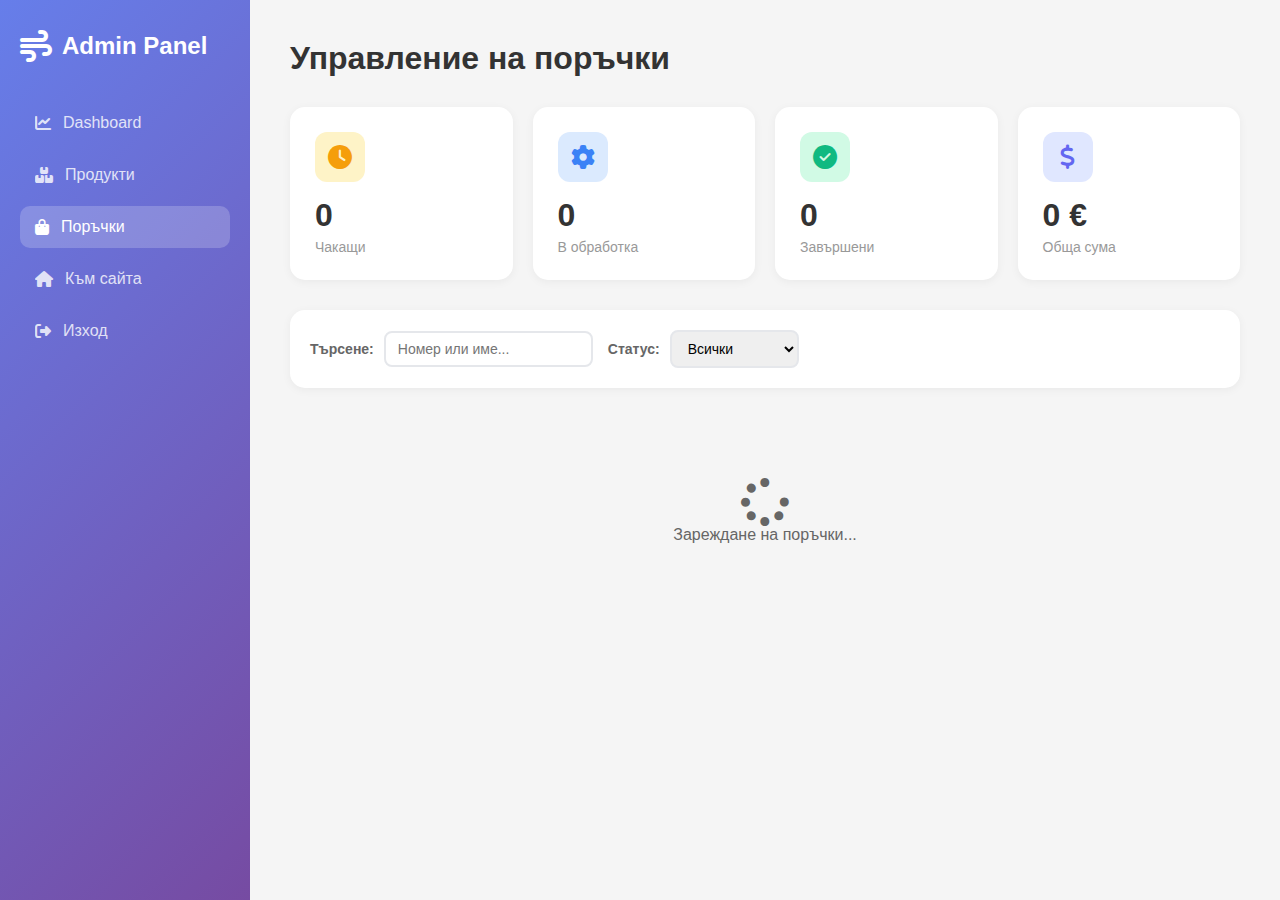
<file: admin-orders.html>
<!DOCTYPE html>
<html lang="bg">
<head>
    <meta charset="UTF-8">
    <meta name="viewport" content="width=device-width, initial-scale=1.0">
    <title>Управление на поръчки - Admin Panel</title>
    <link rel="stylesheet" href="https://cdnjs.cloudflare.com/ajax/libs/font-awesome/6.4.0/css/all.min.css">
    <style>
        * { margin: 0; padding: 0; box-sizing: border-box; }

        body {
            font-family: 'Segoe UI', Tahoma, Geneva, Verdana, sans-serif;
            background: #f5f5f5;
        }

        /* Sidebar */
        .sidebar {
            position: fixed;
            left: 0;
            top: 0;
            bottom: 0;
            width: 250px;
            background: linear-gradient(135deg, #667eea 0%, #764ba2 100%);
            padding: 30px 20px;
            color: white;
        }

        .logo {
            font-size: 24px;
            font-weight: bold;
            margin-bottom: 40px;
            display: flex;
            align-items: center;
            gap: 10px;
        }

        .logo i { font-size: 32px; }

        .nav-menu { list-style: none; }
        .nav-item { margin-bottom: 10px; }

        .nav-link {
            display: flex;
            align-items: center;
            gap: 12px;
            padding: 12px 15px;
            color: white;
            text-decoration: none;
            border-radius: 10px;
            transition: all 0.3s;
            opacity: 0.8;
        }

        .nav-link:hover, .nav-link.active {
            background: rgba(255,255,255,0.2);
            opacity: 1;
        }

        /* Main Content */
        .main-content {
            margin-left: 250px;
            padding: 40px;
        }

        .header {
            display: flex;
            justify-content: space-between;
            align-items: center;
            margin-bottom: 30px;
        }

        .header h1 {
            color: #333;
            font-size: 2em;
        }

        /* Stats Cards */
        .stats-grid {
            display: grid;
            grid-template-columns: repeat(4, 1fr);
            gap: 20px;
            margin-bottom: 30px;
        }

        .stat-card {
            background: white;
            padding: 25px;
            border-radius: 15px;
            box-shadow: 0 2px 10px rgba(0,0,0,0.05);
        }

        .stat-card .stat-icon {
            width: 50px;
            height: 50px;
            border-radius: 12px;
            display: flex;
            align-items: center;
            justify-content: center;
            font-size: 24px;
            margin-bottom: 15px;
        }

        .stat-card.pending .stat-icon { background: #fef3c7; color: #f59e0b; }
        .stat-card.processing .stat-icon { background: #dbeafe; color: #3b82f6; }
        .stat-card.completed .stat-icon { background: #d1fae5; color: #10b981; }
        .stat-card.revenue .stat-icon { background: #e0e7ff; color: #6366f1; }

        .stat-card .stat-value {
            font-size: 2em;
            font-weight: bold;
            color: #333;
            margin-bottom: 5px;
        }

        .stat-card .stat-label {
            color: #999;
            font-size: 14px;
        }

        /* Filters */
        .filters {
            background: white;
            padding: 20px;
            border-radius: 15px;
            margin-bottom: 30px;
            display: flex;
            gap: 15px;
            align-items: center;
            box-shadow: 0 2px 10px rgba(0,0,0,0.05);
        }

        .filter-group {
            display: flex;
            align-items: center;
            gap: 10px;
        }

        .filter-group label {
            font-weight: 600;
            color: #666;
            font-size: 14px;
        }

        .filter-group input,
        .filter-group select {
            padding: 8px 12px;
            border: 2px solid #e5e7eb;
            border-radius: 8px;
            font-size: 14px;
        }

        /* Orders List */
        .orders-list {
            display: flex;
            flex-direction: column;
            gap: 20px;
        }

        .order-card {
            background: white;
            border-radius: 15px;
            padding: 25px;
            box-shadow: 0 2px 10px rgba(0,0,0,0.05);
            transition: all 0.3s;
        }

        .order-card:hover {
            transform: translateY(-2px);
            box-shadow: 0 5px 20px rgba(0,0,0,0.1);
        }

        .order-header {
            display: flex;
            justify-content: space-between;
            align-items: center;
            margin-bottom: 20px;
            padding-bottom: 15px;
            border-bottom: 2px solid #f0f0f0;
        }

        .order-number {
            font-size: 1.3em;
            font-weight: bold;
            color: #0891b2;
        }

        .order-date {
            color: #999;
            font-size: 14px;
        }

        .order-body {
            display: grid;
            grid-template-columns: 1fr 1fr 1fr auto;
            gap: 20px;
            align-items: center;
        }

        .order-info-group {
            display: flex;
            flex-direction: column;
            gap: 5px;
        }

        .info-label {
            color: #999;
            font-size: 13px;
            font-weight: 600;
        }

        .info-value {
            color: #333;
            font-weight: 600;
            font-size: 15px;
        }

        .order-status {
            padding: 8px 20px;
            border-radius: 20px;
            font-size: 13px;
            font-weight: 600;
            text-align: center;
        }

        .order-status.pending {
            background: #fef3c7;
            color: #92400e;
        }

        .order-status.confirmed {
            background: #dbeafe;
            color: #1e40af;
        }

        .order-status.processing {
            background: #e0e7ff;
            color: #4338ca;
        }

        .order-status.shipped {
            background: #fce7f3;
            color: #9f1239;
        }

        .order-status.delivered {
            background: #d1fae5;
            color: #065f46;
        }

        .order-status.cancelled {
            background: #fee2e2;
            color: #991b1b;
        }

        .order-actions {
            display: flex;
            gap: 10px;
        }

        .btn {
            padding: 10px 20px;
            border: none;
            border-radius: 8px;
            cursor: pointer;
            font-weight: 600;
            transition: all 0.3s;
            display: flex;
            align-items: center;
            gap: 8px;
            font-size: 14px;
        }

        .btn-view {
            background: #f0f9ff;
            color: #0891b2;
        }

        .btn-view:hover {
            background: #0891b2;
            color: white;
        }

        /* Products Preview */
        .order-products {
            margin-top: 15px;
            display: flex;
            gap: 10px;
            flex-wrap: wrap;
        }

        .product-badge {
            background: #f8fafc;
            padding: 8px 15px;
            border-radius: 8px;
            font-size: 13px;
            color: #666;
        }

        /* Loading */
        .loading {
            text-align: center;
            padding: 60px;
            color: #666;
        }

        .loading i {
            font-size: 48px;
            animation: spin 1s linear infinite;
        }

        @keyframes spin {
            0% { transform: rotate(0deg); }
            100% { transform: rotate(360deg); }
        }

        /* Empty State */
        .empty-state {
            text-align: center;
            padding: 80px;
            color: #999;
            background: white;
            border-radius: 15px;
        }

        .empty-state i {
            font-size: 64px;
            margin-bottom: 20px;
        }

        /* Responsive */
        @media (max-width: 1200px) {
            .stats-grid {
                grid-template-columns: repeat(2, 1fr);
            }

            .order-body {
                grid-template-columns: 1fr;
                gap: 15px;
            }
        }
    </style>
</head>
<body>

<!-- Sidebar -->
<div class="sidebar">
    <div class="logo">
        <i class="fas fa-wind"></i>
        Admin Panel
    </div>
    <ul class="nav-menu">
        <li class="nav-item">
            <a href="admin.html" class="nav-link">
                <i class="fas fa-chart-line"></i>
                Dashboard
            </a>
        </li>
        <li class="nav-item">
            <a href="admin-products.html" class="nav-link">
                <i class="fas fa-boxes"></i>
                Продукти
            </a>
        </li>
        <li class="nav-item">
            <a href="admin-orders.html" class="nav-link active">
                <i class="fas fa-shopping-bag"></i>
                Поръчки
            </a>
        </li>
        <li class="nav-item">
            <a href="index.html" class="nav-link">
                <i class="fas fa-home"></i>
                Към сайта
            </a>
        </li>
        <li class="nav-item">
            <a href="login.html" class="nav-link">
                <i class="fas fa-sign-out-alt"></i>
                Изход
            </a>
        </li>
    </ul>
</div>

<!-- Main Content -->
<div class="main-content">
    <div class="header">
        <h1>Управление на поръчки</h1>
    </div>

    <!-- Stats -->
    <div class="stats-grid">
        <div class="stat-card pending">
            <div class="stat-icon">
                <i class="fas fa-clock"></i>
            </div>
            <div class="stat-value" id="statPending">0</div>
            <div class="stat-label">Чакащи</div>
        </div>

        <div class="stat-card processing">
            <div class="stat-icon">
                <i class="fas fa-cog"></i>
            </div>
            <div class="stat-value" id="statProcessing">0</div>
            <div class="stat-label">В обработка</div>
        </div>

        <div class="stat-card completed">
            <div class="stat-icon">
                <i class="fas fa-check-circle"></i>
            </div>
            <div class="stat-value" id="statCompleted">0</div>
            <div class="stat-label">Завършени</div>
        </div>

        <div class="stat-card revenue">
            <div class="stat-icon">
                <i class="fas fa-dollar-sign"></i>
            </div>
            <div class="stat-value" id="statRevenue">0 €</div>
            <div class="stat-label">Обща сума</div>
        </div>
    </div>

    <!-- Filters -->
    <div class="filters">
        <div class="filter-group">
            <label>Търсене:</label>
            <input type="text" id="searchInput" placeholder="Номер или име..." oninput="filterOrders()">
        </div>
        <div class="filter-group">
            <label>Статус:</label>
            <select id="statusFilter" onchange="filterOrders()">
                <option value="">Всички</option>
                <option value="pending">Чакащи</option>
                <option value="confirmed">Потвърдени</option>
                <option value="processing">В обработка</option>
                <option value="shipped">Изпратени</option>
                <option value="delivered">Доставени</option>
                <option value="cancelled">Отказани</option>
            </select>
        </div>
    </div>

    <!-- Loading -->
    <div class="loading" id="loading">
        <i class="fas fa-spinner"></i>
        <p>Зареждане на поръчки...</p>
    </div>

    <!-- Orders List -->
    <div class="orders-list" id="ordersList" style="display: none;">
        <!-- Loaded via JS -->
    </div>

    <!-- Empty State -->
    <div class="empty-state" id="emptyState" style="display: none;">
        <i class="fas fa-shopping-bag"></i>
        <h3>Няма поръчки</h3>
        <p>Все още няма направени поръчки</p>
    </div>
</div>

<script>
    const API_URL = 'http://localhost/Diplomna/api';
    
    // ============================================
    // EUR CONVERSION
    // ============================================
    const EUR_RATE = 1.95583;
    
    function toEUR(bgnAmount) {
        return bgnAmount / EUR_RATE;
    }
    
    function formatEUR(bgnAmount) {
        return toEUR(bgnAmount).toFixed(2) + ' €';
    }
    
    let allOrders = [];

    window.addEventListener('DOMContentLoaded', () => {
        loadOrders();
    });

    // Зареди поръчките
    async function loadOrders() {
        try {
            const response = await fetch(`${API_URL}/orders/get_all.php`);
            const result = await response.json();

            if (result.success && result.orders.length > 0) {
                allOrders = result.orders;
                displayOrders(allOrders);
                updateStats(allOrders);

                document.getElementById('loading').style.display = 'none';
                document.getElementById('ordersList').style.display = 'flex';
            } else {
                document.getElementById('loading').style.display = 'none';
                document.getElementById('emptyState').style.display = 'block';
            }

        } catch (error) {
            console.error('Error:', error);
            alert('Грешка при зареждане на поръчките');
        }
    }

    // Покажи поръчките
    function displayOrders(orders) {
        const container = document.getElementById('ordersList');

        if (orders.length === 0) {
            container.innerHTML = '<div class="empty-state"><p>Няма намерени поръчки</p></div>';
            return;
        }

        container.innerHTML = orders.map(order => {
            const statusLabels = {
                'pending': 'Чакаща',
                'confirmed': 'Потвърдена',
                'processing': 'В обработка',
                'shipped': 'Изпратена',
                'delivered': 'Доставена',
                'cancelled': 'Отказана'
            };

            const date = new Date(order.created_at);
            const formattedDate = date.toLocaleDateString('bg-BG') + ' ' + date.toLocaleTimeString('bg-BG', {hour: '2-digit', minute: '2-digit'});

            return `
                <div class="order-card">
                    <div class="order-header">
                        <div>
                            <div class="order-number">#${String(order.order_id).padStart(4, '0')}</div>
                            <div class="order-date">
                                <i class="fas fa-calendar"></i> ${formattedDate}
                            </div>
                        </div>
                        <div class="order-status ${order.status}">
                            ${statusLabels[order.status] || order.status}
                        </div>
                    </div>

                    <div class="order-body">
                        <div class="order-info-group">
                            <span class="info-label">Клиент</span>
                            <span class="info-value">
                                <i class="fas fa-user"></i> ${order.full_name || 'Гост'}
                            </span>
                            ${order.phone ? `<span style="color: #999; font-size: 13px;"><i class="fas fa-phone"></i> ${order.phone}</span>` : ''}
                        </div>

                        <div class="order-info-group">
                            <span class="info-label">Адрес</span>
                            <span class="info-value" style="font-size: 13px;">
                                <i class="fas fa-map-marker-alt"></i> ${order.delivery_address}
                            </span>
                        </div>

                        <div class="order-info-group">
                            <span class="info-label">Сума</span>
                            <span class="info-value" style="color: #0891b2; font-size: 1.3em;">
                                ${formatEUR(parseFloat(order.total_amount))}
                            </span>
                            <span style="color: #999; font-size: 12px;">${order.items_count} продукта</span>
                        </div>

                        <div class="order-actions">
                            <button class="btn btn-view" onclick="viewOrder(${order.order_id})">
                                <i class="fas fa-eye"></i>
                                Детайли
                            </button>
                        </div>
                    </div>

                    ${order.items && order.items.length > 0 ? `
                        <div class="order-products">
                            ${order.items.map(item => `
                                <span class="product-badge">
                                    ${item.brand_name} ${item.model_name} × ${item.quantity}
                                </span>
                            `).join('')}
                        </div>
                    ` : ''}
                </div>
            `;
        }).join('');
    }

    // Update статистиките
    function updateStats(orders) {
        const stats = {
            pending: 0,
            processing: 0,
            completed: 0, // delivered + confirmed
            revenue: 0
        };

        orders.forEach(order => {
            if (order.status === 'pending') stats.pending++;
            if (order.status === 'processing') stats.processing++;
            if (order.status === 'delivered' || order.status === 'confirmed') stats.completed++;
            stats.revenue += parseFloat(order.total_amount);
        });

        document.getElementById('statPending').textContent = stats.pending;
        document.getElementById('statProcessing').textContent = stats.processing;
        document.getElementById('statCompleted').textContent = stats.completed;
        document.getElementById('statRevenue').textContent = formatEUR(stats.revenue);
    }

    // Филтриране
    function filterOrders() {
        const search = document.getElementById('searchInput').value.toLowerCase();
        const status = document.getElementById('statusFilter').value;

        let filtered = allOrders;

        // Филтър по търсене
        if (search) {
            filtered = filtered.filter(o =>
                String(o.order_id).includes(search) ||
                (o.full_name && o.full_name.toLowerCase().includes(search)) ||
                (o.phone && o.phone.includes(search))
            );
        }

        // Филтър по статус
        if (status) {
            filtered = filtered.filter(o => o.status === status);
        }

        displayOrders(filtered);
    }

    // Виж детайли
    function viewOrder(id) {
        window.location.href = `admin-order-details.html?id=${id}`;
    }
</script>

</body>
</html>
</file>
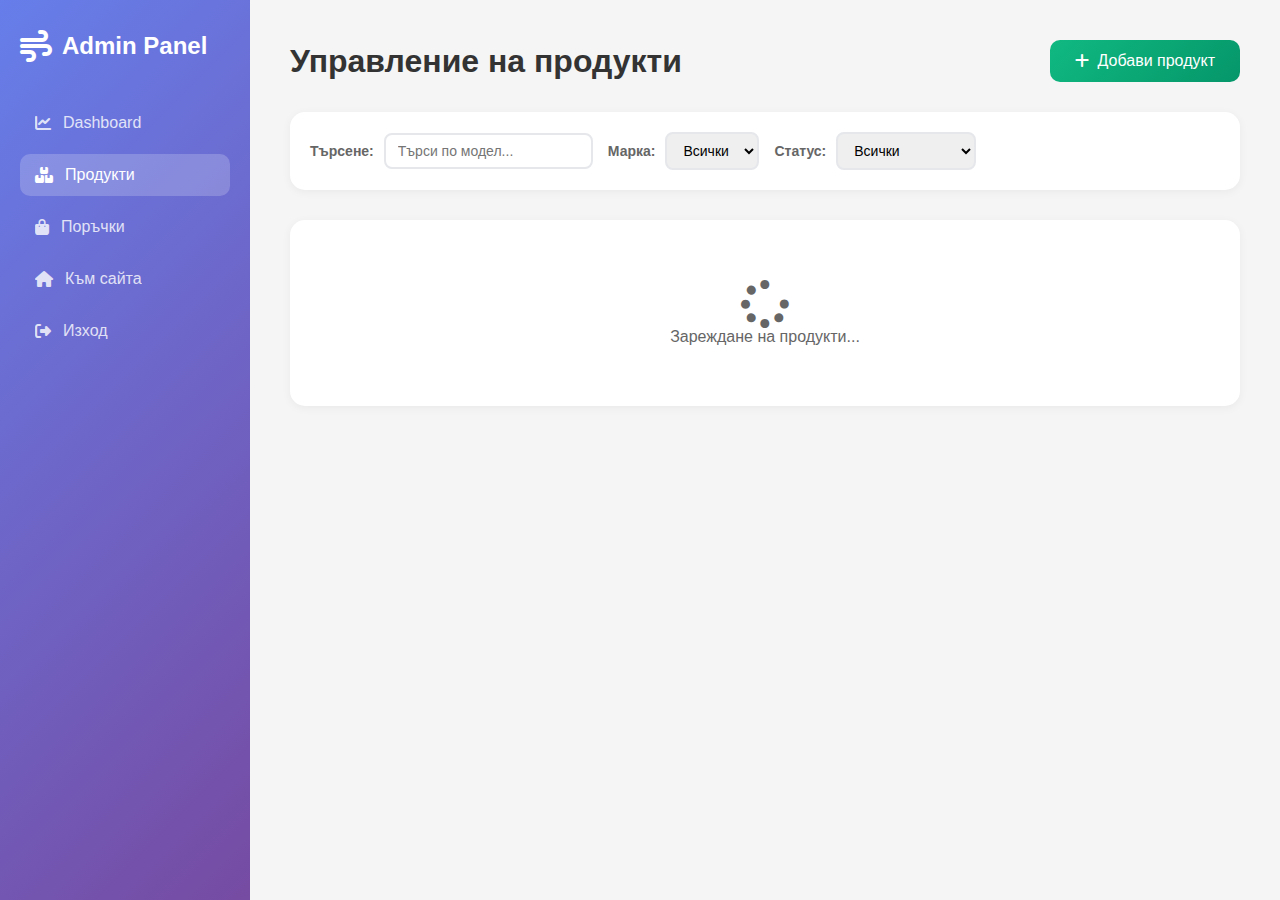
<file: admin-products.html>
<!DOCTYPE html>
<html lang="bg">
<head>
    <meta charset="UTF-8">
    <meta name="viewport" content="width=device-width, initial-scale=1.0">
    <title>Управление на продукти - Admin Panel</title>
    <link rel="stylesheet" href="https://cdnjs.cloudflare.com/ajax/libs/font-awesome/6.4.0/css/all.min.css">
    <style>
        * { margin: 0; padding: 0; box-sizing: border-box; }

        body {
            font-family: 'Segoe UI', Tahoma, Geneva, Verdana, sans-serif;
            background: #f5f5f5;
        }

        /* Sidebar */
        .sidebar {
            position: fixed;
            left: 0;
            top: 0;
            bottom: 0;
            width: 250px;
            background: linear-gradient(135deg, #667eea 0%, #764ba2 100%);
            padding: 30px 20px;
            color: white;
        }

        .logo {
            font-size: 24px;
            font-weight: bold;
            margin-bottom: 40px;
            display: flex;
            align-items: center;
            gap: 10px;
        }

        .logo i { font-size: 32px; }

        .nav-menu {
            list-style: none;
        }

        .nav-item {
            margin-bottom: 10px;
        }

        .nav-link {
            display: flex;
            align-items: center;
            gap: 12px;
            padding: 12px 15px;
            color: white;
            text-decoration: none;
            border-radius: 10px;
            transition: all 0.3s;
            opacity: 0.8;
        }

        .nav-link:hover, .nav-link.active {
            background: rgba(255,255,255,0.2);
            opacity: 1;
        }

        /* Main Content */
        .main-content {
            margin-left: 250px;
            padding: 40px;
        }

        .header {
            display: flex;
            justify-content: space-between;
            align-items: center;
            margin-bottom: 30px;
        }

        .header h1 {
            color: #333;
            font-size: 2em;
        }

        .add-btn {
            background: linear-gradient(135deg, #10b981 0%, #059669 100%);
            color: white;
            padding: 12px 25px;
            border-radius: 10px;
            text-decoration: none;
            display: flex;
            align-items: center;
            gap: 8px;
            transition: all 0.3s;
        }

        .add-btn:hover {
            transform: translateY(-2px);
            box-shadow: 0 5px 15px rgba(16, 185, 129, 0.4);
        }

        /* Filters */
        .filters {
            background: white;
            padding: 20px;
            border-radius: 15px;
            margin-bottom: 30px;
            display: flex;
            gap: 15px;
            align-items: center;
            box-shadow: 0 2px 10px rgba(0,0,0,0.05);
        }

        .filter-group {
            display: flex;
            align-items: center;
            gap: 10px;
        }

        .filter-group label {
            font-weight: 600;
            color: #666;
            font-size: 14px;
        }

        .filter-group input,
        .filter-group select {
            padding: 8px 12px;
            border: 2px solid #e5e7eb;
            border-radius: 8px;
            font-size: 14px;
        }

        .filter-group input:focus,
        .filter-group select:focus {
            outline: none;
            border-color: #0891b2;
        }

        /* Products Table */
        .products-table {
            background: white;
            border-radius: 15px;
            overflow: hidden;
            box-shadow: 0 2px 10px rgba(0,0,0,0.05);
        }

        table {
            width: 100%;
            border-collapse: collapse;
        }

        thead {
            background: #f8fafc;
            border-bottom: 2px solid #e5e7eb;
        }

        th {
            padding: 15px;
            text-align: left;
            font-weight: 600;
            color: #333;
            font-size: 14px;
        }

        td {
            padding: 15px;
            border-bottom: 1px solid #f0f0f0;
        }

        tbody tr:hover {
            background: #f8fafc;
        }

        .product-info {
            display: flex;
            align-items: center;
            gap: 15px;
        }

        .product-image {
            width: 60px;
            height: 60px;
            background: linear-gradient(135deg, #667eea, #764ba2);
            border-radius: 8px;
            overflow: hidden;
            flex-shrink: 0;
        }

        .product-image img {
            width: 100%;
            height: 100%;
            object-fit: cover;
        }

        .product-details {
            flex: 1;
        }

        .product-name {
            font-weight: 600;
            color: #333;
            margin-bottom: 4px;
        }

        .product-brand {
            color: #0891b2;
            font-size: 13px;
        }

        .badge {
            padding: 4px 12px;
            border-radius: 12px;
            font-size: 12px;
            font-weight: 600;
        }

        .badge.active {
            background: #d1fae5;
            color: #065f46;
        }

        .badge.inactive {
            background: #fee2e2;
            color: #991b1b;
        }

        .badge.energy {
            background: #f0f9ff;
            color: #0891b2;
        }

        .actions {
            display: flex;
            gap: 8px;
        }

        .btn-icon {
            width: 36px;
            height: 36px;
            border: none;
            border-radius: 8px;
            cursor: pointer;
            display: flex;
            align-items: center;
            justify-content: center;
            transition: all 0.3s;
        }

        .btn-edit {
            background: #e0f2fe;
            color: #0891b2;
        }

        .btn-edit:hover {
            background: #0891b2;
            color: white;
        }

        .btn-delete {
            background: #fee2e2;
            color: #ef4444;
        }

        .btn-delete:hover {
            background: #ef4444;
            color: white;
        }

        /* Loading */
        .loading {
            text-align: center;
            padding: 60px;
            color: #666;
        }

        .loading i {
            font-size: 48px;
            animation: spin 1s linear infinite;
        }

        @keyframes spin {
            0% { transform: rotate(0deg); }
            100% { transform: rotate(360deg); }
        }

        /* Empty State */
        .empty-state {
            text-align: center;
            padding: 80px;
            color: #999;
        }

        .empty-state i {
            font-size: 64px;
            margin-bottom: 20px;
        }
    </style>
</head>
<body>

<!-- Sidebar -->
<div class="sidebar">
    <div class="logo">
        <i class="fas fa-wind"></i>
        Admin Panel
    </div>
    <ul class="nav-menu">
        <li class="nav-item">
            <a href="admin.html" class="nav-link">
                <i class="fas fa-chart-line"></i>
                Dashboard
            </a>
        </li>
        <li class="nav-item">
            <a href="admin-products.html" class="nav-link active">
                <i class="fas fa-boxes"></i>
                Продукти
            </a>
        </li>
        <li class="nav-item">
            <a href="admin-orders.html" class="nav-link">
                <i class="fas fa-shopping-bag"></i>
                Поръчки
            </a>
        </li>
        <li class="nav-item">
            <a href="index.html" class="nav-link">
                <i class="fas fa-home"></i>
                Към сайта
            </a>
        </li>
        <li class="nav-item">
            <a href="login.html" class="nav-link">
                <i class="fas fa-sign-out-alt"></i>
                Изход
            </a>
        </li>
    </ul>
</div>

<!-- Main Content -->
<div class="main-content">
    <div class="header">
        <h1>Управление на продукти</h1>
        <a href="admin-add-product.html" class="add-btn">
            <i class="fas fa-plus"></i>
            Добави продукт
        </a>
    </div>

    <!-- Filters -->
    <div class="filters">
        <div class="filter-group">
            <label>Търсене:</label>
            <input type="text" id="searchInput" placeholder="Търси по модел..." oninput="filterProducts()">
        </div>
        <div class="filter-group">
            <label>Марка:</label>
            <select id="brandFilter" onchange="filterProducts()">
                <option value="">Всички</option>
            </select>
        </div>
        <div class="filter-group">
            <label>Статус:</label>
            <select id="statusFilter" onchange="filterProducts()">
                <option value="">Всички</option>
                <option value="1">Активни</option>
                <option value="0">Деактивирани</option>
            </select>
        </div>
    </div>

    <!-- Products Table -->
    <div class="products-table">
        <div class="loading" id="loading">
            <i class="fas fa-spinner"></i>
            <p>Зареждане на продукти...</p>
        </div>

        <table id="productsTable" style="display: none;">
            <thead>
                <tr>
                    <th>ID</th>
                    <th>Продукт</th>
                    <th>Цена</th>
                    <th>BTU</th>
                    <th>Клас</th>
                    <th>Наличност</th>
                    <th>Статус</th>
                    <th>Действия</th>
                </tr>
            </thead>
            <tbody id="productsBody">
                <!-- Loaded via JS -->
            </tbody>
        </table>

        <div class="empty-state" id="emptyState" style="display: none;">
            <i class="fas fa-box-open"></i>
            <h3>Няма продукти</h3>
            <p>Добави първия продукт за да започнеш</p>
        </div>
    </div>
</div>

<script>
    const API_URL = 'http://localhost/Diplomna/api';
    
    // ============================================
    // EUR CONVERSION
    // ============================================
    const EUR_RATE = 1.95583;
    
    function toEUR(bgnAmount) {
        return bgnAmount / EUR_RATE;
    }
    
    function formatEUR(bgnAmount) {
        return toEUR(bgnAmount).toFixed(2) + ' €';
    }
    
    let allProducts = [];

    window.addEventListener('DOMContentLoaded', () => {
        loadBrands();
        loadProducts();
    });

    // Зареди марките
    async function loadBrands() {
        try {
            const response = await fetch(`${API_URL}/brands/get_all.php`);
            const result = await response.json();

            if (result.success) {
                const filter = document.getElementById('brandFilter');
                filter.innerHTML = '<option value="">Всички</option>' +
                    result.brands.map(b => `<option value="${b.brand_id}">${b.brand_name}</option>`).join('');
            }
        } catch (error) {
            console.error('Error loading brands:', error);
        }
    }

    // Зареди продуктите
    async function loadProducts() {
        try {
            const response = await fetch(`${API_URL}/products/get_all.php`);
            const result = await response.json();

            if (result.success) {
                allProducts = result.products;
                displayProducts(allProducts);

                document.getElementById('loading').style.display = 'none';
                document.getElementById('productsTable').style.display = 'table';
            } else {
                document.getElementById('loading').style.display = 'none';
                document.getElementById('emptyState').style.display = 'block';
            }

        } catch (error) {
            console.error('Error:', error);
            alert('Грешка при зареждане на продуктите');
        }
    }

    // Покажи продуктите
    function displayProducts(products) {
        const tbody = document.getElementById('productsBody');

        if (products.length === 0) {
            tbody.innerHTML = '<tr><td colspan="8" style="text-align: center; padding: 40px; color: #999;">Няма намерени продукти</td></tr>';
            return;
        }

        tbody.innerHTML = products.map(p => `
            <tr>
                <td>${p.product_id}</td>
                <td>
                    <div class="product-info">
                        <div class="product-image">
                            <img src="${p.main_image_url || ''}" alt="${p.model_name}"
                                 onerror="this.src='https://via.placeholder.com/60?text=AC'">
                        </div>
                        <div class="product-details">
                            <div class="product-name">${p.model_name}</div>
                            <div class="product-brand">${p.brand_name}</div>
                        </div>
                    </div>
                </td>
                <td><strong>${formatEUR(parseFloat(p.price))}</strong></td>
                <td>${p.btu_power} BTU</td>
                <td><span class="badge energy">${p.energy_class}</span></td>
                <td>${p.stock_quantity} бр.</td>
                <td>
                    <span class="badge ${p.is_active == 1 ? 'active' : 'inactive'}">
                        ${p.is_active == 1 ? 'Активен' : 'Деактивиран'}
                    </span>
                </td>
                <td>
                    <div class="actions">
                        <button class="btn-icon btn-edit" onclick="editProduct(${p.product_id})" title="Редактирай">
                            <i class="fas fa-edit"></i>
                        </button>
                        <button class="btn-icon btn-delete" onclick="deleteProduct(${p.product_id}, '${p.model_name}')" title="Изтрий">
                            <i class="fas fa-trash"></i>
                        </button>
                    </div>
                </td>
            </tr>
        `).join('');
    }

    // Филтриране
    function filterProducts() {
        const search = document.getElementById('searchInput').value.toLowerCase();
        const brandId = document.getElementById('brandFilter').value;
        const status = document.getElementById('statusFilter').value;

        let filtered = allProducts;

        // Филтър по търсене
        if (search) {
            filtered = filtered.filter(p =>
                p.model_name.toLowerCase().includes(search) ||
                p.brand_name.toLowerCase().includes(search)
            );
        }

        // Филтър по марка
        if (brandId) {
            filtered = filtered.filter(p => p.brand_id == brandId);
        }

        // Филтър по статус
        if (status !== '') {
            filtered = filtered.filter(p => p.is_active == status);
        }

        displayProducts(filtered);
    }

    // Редактиране
    function editProduct(id) {
        window.location.href = `admin-edit-product.html?id=${id}`;
    }

    // Изтриване
    async function deleteProduct(id, name) {
        if (!confirm(`Сигурни ли сте, че искате да изтриете:\n\n${name}\n\nАко продуктът е използван в поръчки, той ще бъде деактивиран вместо изтрит.`)) {
            return;
        }

        try {
            const response = await fetch(`${API_URL}/products/delete.php`, {
                method: 'POST',
                headers: { 'Content-Type': 'application/json' },
                body: JSON.stringify({ product_id: id })
            });

            const result = await response.json();

            if (result.success) {
                alert(result.message);
                loadProducts(); // Reload
            } else {
                alert('Грешка: ' + result.message);
            }

        } catch (error) {
            console.error('Error:', error);
            alert('Грешка при изтриване на продукта');
        }
    }
</script>

</body>
</html>
</file>
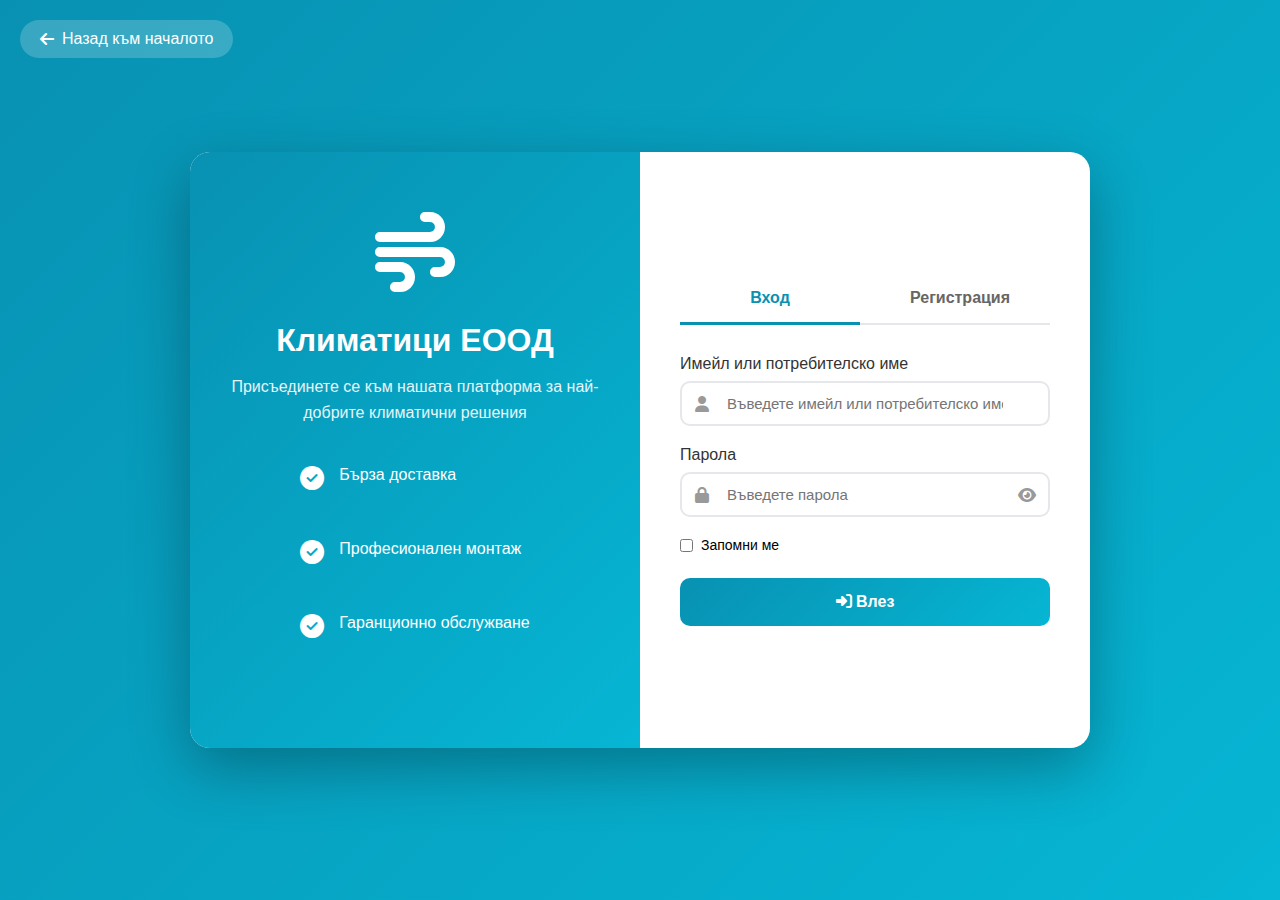
<file: admin.html>
<!DOCTYPE html>
<html lang="bg">
<head>
    <meta charset="UTF-8">
    <meta name="viewport" content="width=device-width, initial-scale=1.0">
    <title>Admin Dashboard - Климатици ЕООД</title>
    <link rel="stylesheet" href="https://cdnjs.cloudflare.com/ajax/libs/font-awesome/6.4.0/css/all.min.css">
    <style>
        * {
            margin: 0;
            padding: 0;
            box-sizing: border-box;
        }

        body {
            font-family: 'Segoe UI', Tahoma, Geneva, Verdana, sans-serif;
            background: #f5f5f5;
        }

        /* Header */
        .header {
            background: linear-gradient(135deg, #0891b2 0%, #06b6d4 100%);
            color: white;
            padding: 20px 40px;
            box-shadow: 0 2px 10px rgba(0,0,0,0.1);
            display: flex;
            justify-content: space-between;
            align-items: center;
        }

        .header-left {
            display: flex;
            align-items: center;
            gap: 20px;
        }

        .header-left h1 {
            font-size: 1.8em;
            display: flex;
            align-items: center;
            gap: 15px;
        }

        .user-info {
            display: flex;
            align-items: center;
            gap: 20px;
        }

        .user-welcome {
            text-align: right;
        }

        .user-welcome h3 {
            font-size: 1.1em;
            font-weight: 600;
        }

        .user-welcome p {
            font-size: 0.9em;
            opacity: 0.9;
        }

        .logout-btn {
            background: rgba(255,255,255,0.2);
            color: white;
            padding: 10px 20px;
            border: none;
            border-radius: 8px;
            cursor: pointer;
            transition: all 0.3s;
            display: flex;
            align-items: center;
            gap: 8px;
            font-size: 15px;
        }

        .logout-btn:hover {
            background: rgba(255,255,255,0.3);
        }

        .home-btn {
            background: rgba(255,255,255,0.1);
            color: white;
            padding: 10px 20px;
            border: 2px solid rgba(255,255,255,0.3);
            border-radius: 8px;
            cursor: pointer;
            transition: all 0.3s;
            display: flex;
            align-items: center;
            gap: 8px;
            font-size: 15px;
            margin-right: 15px;
        }

        .home-btn:hover {
            background: rgba(255,255,255,0.2);
            border-color: rgba(255,255,255,0.5);
        }

        /* Main Container */
        .container {
            max-width: 1400px;
            margin: 40px auto;
            padding: 0 40px;
        }

        .welcome-section {
            background: white;
            padding: 30px;
            border-radius: 15px;
            box-shadow: 0 2px 10px rgba(0,0,0,0.05);
            margin-bottom: 30px;
        }

        .welcome-section h2 {
            color: #333;
            margin-bottom: 10px;
        }

        .welcome-section p {
            color: #666;
        }

        /* Stats Cards */
        .stats-grid {
            display: grid;
            grid-template-columns: repeat(auto-fit, minmax(250px, 1fr));
            gap: 25px;
            margin-bottom: 40px;
        }

        .stat-card {
            background: white;
            padding: 25px;
            border-radius: 15px;
            box-shadow: 0 2px 10px rgba(0,0,0,0.05);
            display: flex;
            align-items: center;
            gap: 20px;
            transition: all 0.3s;
            cursor: pointer;
        }

        .stat-card:hover {
            transform: translateY(-5px);
            box-shadow: 0 5px 20px rgba(0,0,0,0.1);
        }

        .stat-icon {
            width: 70px;
            height: 70px;
            border-radius: 15px;
            display: flex;
            align-items: center;
            justify-content: center;
            font-size: 30px;
            color: white;
        }

        .stat-icon.products {
            background: linear-gradient(135deg, #667eea 0%, #764ba2 100%);
        }

        .stat-icon.orders {
            background: linear-gradient(135deg, #f093fb 0%, #f5576c 100%);
        }

        .stat-icon.active {
            background: linear-gradient(135deg, #4facfe 0%, #00f2fe 100%);
        }

        .stat-icon.revenue {
            background: linear-gradient(135deg, #43e97b 0%, #38f9d7 100%);
        }

        .stat-content h3 {
            font-size: 2em;
            color: #333;
            margin-bottom: 5px;
        }

        .stat-content p {
            color: #666;
            font-size: 1em;
        }

        /* Recent Content */
        .content-section {
            display: grid;
            grid-template-columns: 1.5fr 1fr;
            gap: 30px;
            margin-bottom: 40px;
        }

        .content-card {
            background: white;
            padding: 30px;
            border-radius: 15px;
            box-shadow: 0 2px 10px rgba(0,0,0,0.05);
        }

        .content-card h2 {
            color: #333;
            margin-bottom: 25px;
            font-size: 1.5em;
            display: flex;
            align-items: center;
            gap: 10px;
            padding-bottom: 15px;
            border-bottom: 2px solid #f0f0f0;
        }

        .content-card h2 i {
            color: #0891b2;
        }

        /* Recent Orders */
        .order-item {
            display: flex;
            justify-content: space-between;
            align-items: center;
            padding: 15px 0;
            border-bottom: 1px solid #f5f5f5;
        }

        .order-item:last-child {
            border-bottom: none;
        }

        .order-info {
            flex: 1;
        }

        .order-number {
            font-weight: 600;
            color: #0891b2;
            margin-bottom: 5px;
        }

        .order-customer {
            font-size: 13px;
            color: #666;
        }

        .order-status {
            padding: 5px 12px;
            border-radius: 15px;
            font-size: 12px;
            font-weight: 600;
            margin-right: 10px;
        }

        .order-status.pending { background: #fef3c7; color: #92400e; }
        .order-status.processing { background: #dbeafe; color: #1e40af; }
        .order-status.delivered { background: #d1fae5; color: #065f46; }

        .order-amount {
            font-weight: bold;
            color: #333;
        }

        /* Top Products */
        .product-item {
            display: flex;
            align-items: center;
            gap: 15px;
            padding: 15px 0;
            border-bottom: 1px solid #f5f5f5;
        }

        .product-item:last-child {
            border-bottom: none;
        }

        .product-rank {
            width: 35px;
            height: 35px;
            background: linear-gradient(135deg, #667eea, #764ba2);
            color: white;
            border-radius: 10px;
            display: flex;
            align-items: center;
            justify-content: center;
            font-weight: bold;
            font-size: 1.2em;
        }

        .product-details {
            flex: 1;
        }

        .product-name {
            font-weight: 600;
            color: #333;
            margin-bottom: 3px;
        }

        .product-sold {
            font-size: 12px;
            color: #666;
        }

        /* Action Cards */
        .actions-section h2 {
            color: #333;
            margin-bottom: 25px;
            font-size: 1.8em;
        }

        .actions-grid {
            display: grid;
            grid-template-columns: repeat(auto-fit, minmax(300px, 1fr));
            gap: 25px;
        }

        .action-card {
            background: white;
            padding: 30px;
            border-radius: 15px;
            box-shadow: 0 2px 10px rgba(0,0,0,0.05);
            transition: all 0.3s;
            cursor: pointer;
            text-decoration: none;
            color: inherit;
            display: block;
        }

        .action-card:hover {
            transform: translateY(-5px);
            box-shadow: 0 5px 20px rgba(0,0,0,0.15);
        }

        .action-card-icon {
            width: 60px;
            height: 60px;
            border-radius: 12px;
            background: linear-gradient(135deg, #0891b2 0%, #06b6d4 100%);
            display: flex;
            align-items: center;
            justify-content: center;
            font-size: 28px;
            color: white;
            margin-bottom: 20px;
        }

        .action-card h3 {
            font-size: 1.4em;
            color: #333;
            margin-bottom: 10px;
        }

        .action-card p {
            color: #666;
            line-height: 1.6;
        }

        /* Loading */
        .loading {
            text-align: center;
            padding: 40px;
            color: #999;
        }

        /* View All Link */
        .view-all {
            display: inline-block;
            color: #0891b2;
            text-decoration: none;
            font-size: 14px;
            font-weight: 600;
            margin-top: 15px;
        }

        .view-all:hover {
            text-decoration: underline;
        }

        /* Responsive */
        @media (max-width: 968px) {
            .header {
                flex-direction: column;
                gap: 20px;
                padding: 20px;
            }

            .container {
                padding: 0 20px;
            }

            .stats-grid,
            .actions-grid,
            .content-section {
                grid-template-columns: 1fr;
            }
        }
    </style>
</head>
<body>

<!-- Header -->
<div class="header">
    <div class="header-left">
        <h1>
            <i class="fas fa-tachometer-alt"></i>
            Admin Dashboard
        </h1>
    </div>
    <div class="user-info">
        <div class="user-welcome">
            <h3 id="userName">Администратор</h3>
            <p>Добре дошли в панела</p>
        </div>
        <div style="display: flex; align-items: center;">
            <button class="home-btn" onclick="window.location.href='index.html'">
                <i class="fas fa-home"></i>
                <span>Начална страница</span>
            </button>
            <button class="logout-btn" onclick="logout()">
                <i class="fas fa-sign-out-alt"></i>
                Изход
            </button>
        </div>
    </div>
</div>

<!-- Main Container -->
<div class="container">
    <!-- Welcome Section -->
    <div class="welcome-section">
        <h2>👋 Добре дошли обратно!</h2>
        <p>Това е вашият административен панел за управление на магазина.</p>
    </div>

    <!-- Stats Cards -->
    <div class="stats-grid">
        <div class="stat-card" onclick="window.location.href='admin-products.html'">
            <div class="stat-icon products">
                <i class="fas fa-box-open"></i>
            </div>
            <div class="stat-content">
                <h3 id="productsCount">-</h3>
                <p>Продукта в наличност</p>
            </div>
        </div>

        <div class="stat-card" onclick="window.location.href='admin-orders.html'">
            <div class="stat-icon orders">
                <i class="fas fa-shopping-cart"></i>
            </div>
            <div class="stat-content">
                <h3 id="ordersCount">-</h3>
                <p>Общо поръчки</p>
            </div>
        </div>

        <div class="stat-card" onclick="window.location.href='admin-orders.html'">
            <div class="stat-icon active">
                <i class="fas fa-clock"></i>
            </div>
            <div class="stat-content">
                <h3 id="activeOrders">-</h3>
                <p>Активни поръчки</p>
            </div>
        </div>

        <div class="stat-card">
            <div class="stat-icon revenue">
                <i class="fas fa-chart-line"></i>
            </div>
            <div class="stat-content">
                <h3 id="revenueCount">-</h3>
                <p>Общи приходи</p>
            </div>
        </div>

        <div class="stat-card" onclick="showTechniciansModal()" style="cursor: pointer;">
            <div class="stat-icon" style="background: linear-gradient(135deg, #8b5cf6 0%, #7c3aed 100%);">
                <i class="fas fa-users-cog"></i>
            </div>
            <div class="stat-content">
                <h3 id="techniciansCount">-</h3>
                <p>Активни техници</p>
            </div>
        </div>
    </div>

    <!-- Recent Content -->
    <div class="content-section">
        <!-- Recent Orders -->
        <div class="content-card">
            <h2>
                <i class="fas fa-shopping-bag"></i>
                Последни поръчки
            </h2>
            <div id="recentOrders">
                <div class="loading">Зареждане...</div>
            </div>
            <a href="admin-orders.html" class="view-all">
                Виж всички поръчки →
            </a>
        </div>

        <!-- Top Products -->
        <div class="content-card">
            <h2>
                <i class="fas fa-fire"></i>
                Топ продукти
            </h2>
            <div id="topProducts">
                <div class="loading">Зареждане...</div>
            </div>
            <a href="admin-products.html" class="view-all">
                Виж всички продукти →
            </a>
        </div>
    </div>

    <!-- Actions Section -->
    <div class="actions-section">
        <h2>🚀 Бързи действия</h2>
        <div class="actions-grid">
            <a href="admin-products.html" class="action-card">
                <div class="action-card-icon">
                    <i class="fas fa-box-open"></i>
                </div>
                <h3>Управление на продукти</h3>
                <p>Преглед, редактиране и добавяне на нови климатици в каталога</p>
            </a>

            <a href="admin-add-product.html" class="action-card">
                <div class="action-card-icon">
                    <i class="fas fa-plus-circle"></i>
                </div>
                <h3>Добави нов продукт</h3>
                <p>Добавете нов климатик в магазина с всички детайли</p>
            </a>

            <a href="admin-orders.html" class="action-card">
                <div class="action-card-icon">
                    <i class="fas fa-clipboard-list"></i>
                </div>
                <h3>Поръчки</h3>
                <p>Преглед и управление на всички поръчки от клиенти</p>
            </a>

            <a href="#" onclick="event.preventDefault(); showTechniciansModal();" class="action-card" style="background: linear-gradient(135deg, #f3e8ff 0%, #e9d5ff 100%); border: 2px solid #8b5cf6;">
                <div class="action-card-icon" style="background: linear-gradient(135deg, #8b5cf6 0%, #7c3aed 100%);">
                    <i class="fas fa-users-cog"></i>
                </div>
                <h3>Управление на технициите</h3>
                <p>Добавяне, преглед и управление на техниците в системата</p>
            </a>

            <a href="index.html" class="action-card">
                <div class="action-card-icon">
                    <i class="fas fa-store"></i>
                </div>
                <h3>Към магазина</h3>
                <p>Вижте как изглежда магазинът за клиентите</p>
            </a>
        </div>
    </div>
</div>

<script>
    const API_URL = 'http://localhost/Diplomna/api';
    
    // ============================================
    // Check if user is admin
    window.addEventListener('DOMContentLoaded', () => {
        const user = JSON.parse(localStorage.getItem('user') || 'null');
        
        if (!user || user.user_type !== 'admin') {
            alert('❌ Нямате права за достъп до тази страница!');
            window.location.href = 'login.html';
            return;
        }

        // Display user name
        document.getElementById('userName').textContent = user.full_name || 'Администратор';

        // Load dashboard data
        loadDashboard();
    });

    // Load dashboard data
    async function loadDashboard() {
        try {
            const response = await fetch(`${API_URL}/dashboard/get_dashboard_stats.php`);
            const result = await response.json();

            if (result.success) {
                // Update stats
                document.getElementById('productsCount').textContent = result.stats.total_products;
                document.getElementById('ordersCount').textContent = result.stats.total_orders;
                document.getElementById('activeOrders').textContent = result.stats.active_orders;
                document.getElementById('revenueCount').textContent = parseFloat(result.stats.total_revenue).toFixed(2) + ' €';

                // Display recent orders
                displayRecentOrders(result.recent_orders);

                // Display top products
                displayTopProducts(result.top_products);
            }
        } catch (error) {
            console.error('Error loading dashboard:', error);
        }
    }

    // Display recent orders
    function displayRecentOrders(orders) {
        const container = document.getElementById('recentOrders');

        if (orders.length === 0) {
            container.innerHTML = '<p style="color: #999; text-align: center;">Все още няма поръчки</p>';
            return;
        }

        const statusLabels = {
            'pending': 'Чакаща',
            'confirmed': 'Потвърдена',
            'processing': 'В обработка',
            'shipped': 'Изпратена',
            'delivered': 'Доставена'
        };

        container.innerHTML = orders.map(order => {
            const date = new Date(order.created_at);
            return `
                <div class="order-item">
                    <div class="order-info">
                        <div class="order-number">#${String(order.order_id).padStart(4, '0')}</div>
                        <div class="order-customer">
                            ${order.full_name || 'Гост'} • ${date.toLocaleDateString('bg-BG')}
                        </div>
                    </div>
                    <span class="order-status ${order.order_status}">
                        ${statusLabels[order.order_status] || order.order_status}
                    </span>
                    <div class="order-amount">${parseFloat(order.total_amount).toFixed(2)} €</div>
                </div>
            `;
        }).join('');
    }

    // Display top products
    function displayTopProducts(products) {
        const container = document.getElementById('topProducts');

        if (products.length === 0) {
            container.innerHTML = '<p style="color: #999; text-align: center;">Все още няма продажби</p>';
            return;
        }

        container.innerHTML = products.map((product, index) => `
            <div class="product-item">
                <div class="product-rank">${index + 1}</div>
                <div class="product-details">
                    <div class="product-name">${product.brand_name} ${product.model_name}</div>
                    <div class="product-sold">Продадени: ${product.total_sold} бр.</div>
                </div>
            </div>
        `).join('');
    }

    // Logout function
    function logout() {
        if (confirm('Сигурни ли сте, че искате да излезете?')) {
            localStorage.removeItem('user');
            window.location.href = 'login.html';
        }
    }
</script>

<!-- ========================================== -->
<!-- TECHNICIANS MANAGEMENT MODAL -->
<!-- ========================================== -->

<style>
/* Modal Styles */
.modal {
    display: none;
    position: fixed;
    z-index: 9999;
    left: 0;
    top: 0;
    width: 100%;
    height: 100%;
    background: rgba(0, 0, 0, 0.7);
    animation: fadeIn 0.3s;
}

.modal.active {
    display: flex;
    align-items: center;
    justify-content: center;
}

.modal-content {
    background: white;
    border-radius: 15px;
    max-width: 900px;
    width: 90%;
    max-height: 90vh;
    overflow-y: auto;
    box-shadow: 0 10px 40px rgba(0, 0, 0, 0.3);
    animation: slideDown 0.3s;
}

@keyframes slideDown {
    from {
        opacity: 0;
        transform: translateY(-50px);
    }
    to {
        opacity: 1;
        transform: translateY(0);
    }
}

.modal-header {
    background: linear-gradient(135deg, #8b5cf6 0%, #7c3aed 100%);
    color: white;
    padding: 25px 30px;
    border-radius: 15px 15px 0 0;
    display: flex;
    justify-content: space-between;
    align-items: center;
}

.modal-header h2 {
    display: flex;
    align-items: center;
    gap: 15px;
    font-size: 1.8em;
}

.modal-close {
    background: rgba(255, 255, 255, 0.2);
    border: none;
    color: white;
    font-size: 28px;
    cursor: pointer;
    width: 40px;
    height: 40px;
    border-radius: 50%;
    display: flex;
    align-items: center;
    justify-content: center;
    transition: all 0.3s;
}

.modal-close:hover {
    background: rgba(255, 255, 255, 0.3);
    transform: rotate(90deg);
}

.modal-body {
    padding: 30px;
}

.modal-tabs {
    display: flex;
    gap: 10px;
    margin-bottom: 30px;
    border-bottom: 2px solid #e5e7eb;
}

.modal-tab {
    padding: 12px 24px;
    background: none;
    border: none;
    border-bottom: 3px solid transparent;
    cursor: pointer;
    font-size: 16px;
    font-weight: 600;
    color: #666;
    transition: all 0.3s;
    margin-bottom: -2px;
}

.modal-tab.active {
    color: #8b5cf6;
    border-bottom-color: #8b5cf6;
}

.modal-tab:hover {
    color: #8b5cf6;
}

.tab-content {
    display: none;
}

.tab-content.active {
    display: block;
}

/* Add Technician Form */
.tech-form {
    display: grid;
    grid-template-columns: 1fr 1fr;
    gap: 20px;
}

.tech-form .form-group {
    margin-bottom: 0;
}

.tech-form .form-group.full-width {
    grid-column: 1 / -1;
}

.tech-form label {
    display: block;
    margin-bottom: 8px;
    color: #333;
    font-weight: 600;
}

.tech-form input,
.tech-form select {
    width: 100%;
    padding: 12px 15px;
    border: 2px solid #e5e7eb;
    border-radius: 8px;
    font-size: 15px;
    transition: border-color 0.3s;
}

.tech-form input:focus,
.tech-form select:focus {
    outline: none;
    border-color: #8b5cf6;
}

/* Validation styles */
.tech-form input.valid {
    border-color: #10b981;
    background-color: #f0fdf4;
}

.tech-form input.invalid {
    border-color: #ef4444;
    background-color: #fef2f2;
}

.tech-form .error-message {
    color: #ef4444;
    font-size: 12px;
    margin-top: 4px;
    display: none;
}

.tech-form .error-message.show {
    display: block;
}

.tech-form .helper-text {
    color: #6b7280;
    font-size: 11px;
    margin-top: 4px;
}

.tech-form button[type="submit"] {
    grid-column: 1 / -1;
    background: linear-gradient(135deg, #8b5cf6 0%, #7c3aed 100%);
    color: white;
    padding: 15px;
    border: none;
    border-radius: 8px;
    font-size: 16px;
    font-weight: bold;
    cursor: pointer;
    transition: all 0.3s;
}

.tech-form button[type="submit"]:hover {
    transform: translateY(-2px);
    box-shadow: 0 5px 15px rgba(139, 92, 246, 0.4);
}

/* Technicians List */
.technicians-list {
    display: grid;
    gap: 15px;
}

.tech-card {
    background: #f9fafb;
    padding: 20px;
    border-radius: 10px;
    border: 2px solid #e5e7eb;
    display: flex;
    justify-content: space-between;
    align-items: center;
    transition: all 0.3s;
}

.tech-card:hover {
    border-color: #8b5cf6;
    box-shadow: 0 4px 12px rgba(139, 92, 246, 0.1);
}

.tech-info {
    flex: 1;
}

.tech-name {
    font-size: 1.2em;
    font-weight: bold;
    color: #333;
    margin-bottom: 5px;
}

.tech-details {
    display: flex;
    gap: 20px;
    color: #666;
    font-size: 14px;
}

.tech-detail {
    display: flex;
    align-items: center;
    gap: 5px;
}

.tech-actions {
    display: flex;
    gap: 10px;
}

.tech-btn {
    padding: 8px 16px;
    border: none;
    border-radius: 6px;
    cursor: pointer;
    font-size: 14px;
    transition: all 0.3s;
}

.tech-btn-delete {
    background: #fee2e2;
    color: #dc2626;
}

.tech-btn-delete:hover {
    background: #dc2626;
    color: white;
}

.tech-status {
    padding: 4px 12px;
    border-radius: 20px;
    font-size: 12px;
    font-weight: bold;
}

.tech-status.active {
    background: #d1fae5;
    color: #059669;
}

.tech-status.inactive {
    background: #fee2e2;
    color: #dc2626;
}

.empty-state {
    text-align: center;
    padding: 60px 20px;
    color: #999;
}

.empty-state i {
    font-size: 64px;
    margin-bottom: 20px;
}
</style>

<!-- Modal HTML -->
<div id="techniciansModal" class="modal">
    <div class="modal-content">
        <div class="modal-header">
            <h2>
                <i class="fas fa-users-cog"></i>
                Управление на техниците
            </h2>
            <button class="modal-close" onclick="closeTechniciansModal()">
                <i class="fas fa-times"></i>
            </button>
        </div>
        
        <div class="modal-body">
            <!-- Tabs -->
            <div class="modal-tabs">
                <button class="modal-tab active" onclick="switchModalTab('add')">
                    <i class="fas fa-plus-circle"></i> Добави техник
                </button>
                <button class="modal-tab" onclick="switchModalTab('list')">
                    <i class="fas fa-list"></i> Списък техници
                </button>
            </div>
            
            <!-- Add Technician Tab -->
            <div id="addTab" class="tab-content active">
                <form id="addTechnicianForm" class="tech-form">
                    <div class="form-group">
                        <label>Име и фамилия *</label>
                        <input type="text" id="tech_full_name" name="full_name" placeholder="Иван Петров" required>
                        <div class="error-message" id="tech_full_name-error"></div>
                        <div class="helper-text">Само букви (кирилица или латиница)</div>
                    </div>
                    
                    <div class="form-group">
                        <label>Email *</label>
                        <input type="email" id="tech_email" name="email" placeholder="ivan@example.com" required>
                        <div class="error-message" id="tech_email-error"></div>
                        <div class="helper-text">Валиден email адрес</div>
                    </div>
                    
                    <div class="form-group">
                        <label>Телефон *</label>
                        <input type="tel" id="tech_phone" name="phone" placeholder="0888123456" required>
                        <div class="error-message" id="tech_phone-error"></div>
                        <div class="helper-text">Български мобилен номер (10 цифри)</div>
                    </div>
                    
                    <div class="form-group">
                        <label>Позиция *</label>
                        <select name="position" required>
                            <option value="technician">Техник</option>
                            <option value="installer">Монтажист</option>
                            <option value="service_tech">Сервизен техник</option>
                        </select>
                    </div>
                    
                    <div class="form-group full-width">
                        <label>Парола *</label>
                        <input type="password" id="tech_password" name="password" placeholder="Минимум 8 символа" required minlength="8">
                        <div class="error-message" id="tech_password-error"></div>
                        <div class="helper-text">Минимум 8 символа, поне 1 главна буква, 1 цифра</div>
                    </div>
                    
                    <button type="submit">
                        <i class="fas fa-user-plus"></i> Добави техник
                    </button>
                </form>
            </div>
            
            <!-- List Technicians Tab -->
            <div id="listTab" class="tab-content">
                <div id="techniciansList" class="technicians-list">
                    <div class="empty-state">
                        <i class="fas fa-spinner fa-spin"></i>
                        <p>Зареждане...</p>
                    </div>
                </div>
            </div>
        </div>
    </div>
</div>

<script>
// ============================================
// VALIDATION FUNCTIONS FOR TECHNICIAN FORM
// ============================================

// Validate Bulgarian phone number
function validateTechPhone(phone) {
    const cleaned = phone.replace(/[\s\-\(\)]/g, '');
    
    if (cleaned.startsWith('+359')) {
        const number = cleaned.substring(4);
        return /^(87|88|89)\d{7}$/.test(number);
    } else if (cleaned.startsWith('359')) {
        const number = cleaned.substring(3);
        return /^(87|88|89)\d{7}$/.test(number);
    } else if (cleaned.startsWith('0')) {
        return /^0(87|88|89)\d{7}$/.test(cleaned);
    }
    
    return false;
}

// Validate email
function validateTechEmail(email) {
    const re = /^[^\s@]+@[^\s@]+\.[^\s@]+$/;
    return re.test(email);
}

// Validate full name
function validateTechFullName(name) {
    const re = /^[a-zA-Zа-яА-ЯёЁ\s]{2,}$/;
    return re.test(name.trim());
}

// Validate password
function validateTechPassword(password) {
    if (password.length < 8) return false;
    
    const hasUpperCase = /[A-Z]/.test(password);
    const hasLowerCase = /[a-z]/.test(password);
    const hasNumber = /[0-9]/.test(password);
    
    return hasUpperCase && hasLowerCase && hasNumber;
}

// Show validation
function showTechValidation(inputId, isValid, errorMessage = '') {
    const input = document.getElementById(inputId);
    const errorDiv = document.getElementById(inputId + '-error');
    
    if (isValid) {
        input.classList.remove('invalid');
        input.classList.add('valid');
        if (errorDiv) {
            errorDiv.classList.remove('show');
        }
    } else {
        input.classList.remove('valid');
        input.classList.add('invalid');
        if (errorDiv && errorMessage) {
            errorDiv.textContent = errorMessage;
            errorDiv.classList.add('show');
        }
    }
}

// Clear validation
function clearTechValidation(inputId) {
    const input = document.getElementById(inputId);
    const errorDiv = document.getElementById(inputId + '-error');
    
    input.classList.remove('valid', 'invalid');
    if (errorDiv) {
        errorDiv.classList.remove('show');
    }
}

// Setup real-time validation
function setupTechFormValidation() {
    // Full Name
    const fullNameInput = document.getElementById('tech_full_name');
    if (fullNameInput) {
        fullNameInput.addEventListener('input', (e) => {
            const value = e.target.value;
            if (value.length === 0) {
                clearTechValidation('tech_full_name');
            } else if (validateTechFullName(value)) {
                showTechValidation('tech_full_name', true);
            } else {
                showTechValidation('tech_full_name', false, 'Само букви (кирилица или латиница)');
            }
        });
    }

    // Email
    const emailInput = document.getElementById('tech_email');
    if (emailInput) {
        emailInput.addEventListener('input', (e) => {
            const value = e.target.value;
            if (value.length === 0) {
                clearTechValidation('tech_email');
            } else if (validateTechEmail(value)) {
                showTechValidation('tech_email', true);
            } else {
                showTechValidation('tech_email', false, 'Невалиден email адрес');
            }
        });
    }

    // Phone
    const phoneInput = document.getElementById('tech_phone');
    if (phoneInput) {
        phoneInput.addEventListener('input', (e) => {
            const value = e.target.value;
            if (value.length === 0) {
                clearTechValidation('tech_phone');
            } else if (validateTechPhone(value)) {
                showTechValidation('tech_phone', true);
            } else {
                showTechValidation('tech_phone', false, 'Невалиден телефонен номер (напр. 0888123456)');
            }
        });
    }

    // Password
    const passwordInput = document.getElementById('tech_password');
    if (passwordInput) {
        passwordInput.addEventListener('input', (e) => {
            const value = e.target.value;
            if (value.length === 0) {
                clearTechValidation('tech_password');
            } else if (validateTechPassword(value)) {
                showTechValidation('tech_password', true);
            } else {
                showTechValidation('tech_password', false, 'Минимум 8 символа, 1 главна буква, 1 цифра');
            }
        });
    }
}

// ============================================
// TECHNICIANS MANAGEMENT FUNCTIONS
// ============================================

// Show modal
function showTechniciansModal() {
    document.getElementById('techniciansModal').classList.add('active');
    setupTechFormValidation(); // Setup validation
    loadTechnicians(); // Load technicians when opening modal
}

// Close modal
function closeTechniciansModal() {
    document.getElementById('techniciansModal').classList.remove('active');
}

// Switch modal tabs
function switchModalTab(tab) {
    // Update tabs
    document.querySelectorAll('.modal-tab').forEach(t => t.classList.remove('active'));
    event.target.classList.add('active');
    
    // Update content
    document.querySelectorAll('.tab-content').forEach(c => c.classList.remove('active'));
    document.getElementById(tab + 'Tab').classList.add('active');
    
    // Load technicians if switching to list tab
    if (tab === 'list') {
        loadTechnicians();
    }
}

// Load technicians
async function loadTechnicians() {
    const listContainer = document.getElementById('techniciansList');
    listContainer.innerHTML = '<div class="empty-state"><i class="fas fa-spinner fa-spin"></i><p>Зареждане...</p></div>';
    
    try {
        const response = await fetch(`${API_URL}/admin/get-technicians.php`, {
            method: 'GET',
            headers: {
                'Content-Type': 'application/json'
            }
        });
        
        const result = await response.json();
        
        if (result.success && result.technicians.length > 0) {
            listContainer.innerHTML = result.technicians.map(tech => `
                <div class="tech-card">
                    <div class="tech-info">
                        <div class="tech-name">${tech.full_name}</div>
                        <div class="tech-details">
                            <div class="tech-detail">
                                <i class="fas fa-envelope"></i>
                                ${tech.email}
                            </div>
                            <div class="tech-detail">
                                <i class="fas fa-phone"></i>
                                ${tech.phone}
                            </div>
                            <div class="tech-detail">
                                <i class="fas fa-briefcase"></i>
                                ${tech.position}
                            </div>
                        </div>
                    </div>
                    <div class="tech-actions">
                        <span class="tech-status ${tech.is_active ? 'active' : 'inactive'}">
                            ${tech.is_active ? 'Активен' : 'Неактивен'}
                        </span>
                        <button class="tech-btn tech-btn-delete" onclick="deleteTechnician(${tech.user_id}, '${tech.full_name}')">
                            <i class="fas fa-trash"></i> Изтрий
                        </button>
                    </div>
                </div>
            `).join('');
            
            // Update count
            document.getElementById('techniciansCount').textContent = result.count;
        } else {
            listContainer.innerHTML = `
                <div class="empty-state">
                    <i class="fas fa-users-slash"></i>
                    <p>Няма добавени технициете</p>
                </div>
            `;
            document.getElementById('techniciansCount').textContent = '0';
        }
    } catch (error) {
        console.error('Error loading technicians:', error);
        listContainer.innerHTML = `
            <div class="empty-state">
                <i class="fas fa-exclamation-triangle"></i>
                <p>Грешка при зареждане на техниците</p>
            </div>
        `;
    }
}

// Add technician
document.addEventListener('DOMContentLoaded', () => {
    const form = document.getElementById('addTechnicianForm');
    if (form) {
        form.addEventListener('submit', async (e) => {
            e.preventDefault();
            
            const formData = new FormData(form);
            const data = Object.fromEntries(formData);
            
            // Validation check before submit
            let hasErrors = false;
            
            if (!validateTechFullName(data.full_name)) {
                showTechValidation('tech_full_name', false, 'Невалидно име');
                hasErrors = true;
            }
            
            if (!validateTechEmail(data.email)) {
                showTechValidation('tech_email', false, 'Невалиден email');
                hasErrors = true;
            }
            
            if (!validateTechPhone(data.phone)) {
                showTechValidation('tech_phone', false, 'Невалиден телефон');
                hasErrors = true;
            }
            
            if (!validateTechPassword(data.password)) {
                showTechValidation('tech_password', false, 'Слаба парола');
                hasErrors = true;
            }
            
            if (hasErrors) {
                alert('❌ Моля поправете грешките във формата');
                return;
            }
            
            const submitBtn = form.querySelector('button[type="submit"]');
            const originalText = submitBtn.innerHTML;
            submitBtn.disabled = true;
            submitBtn.innerHTML = '<i class="fas fa-spinner fa-spin"></i> Добавяне...';
            
            try {
                const response = await fetch(`${API_URL}/admin/add-technician.php`, {
                    method: 'POST',
                    headers: {
                        'Content-Type': 'application/json'
                    },
                    body: JSON.stringify(data)
                });
                
                // Log response for debugging
                console.log('Response status:', response.status);
                console.log('Response OK:', response.ok);
                
                // Check if response is OK (status 200-299)
                if (!response.ok) {
                    const errorText = await response.text();
                    console.error('Server error:', errorText);
                    alert('❌ Грешка от сървъра. Проверете Console (F12) за детайли.');
                    return;
                }
                
                // Parse JSON
                let result;
                try {
                    result = await response.json();
                    console.log('API Response:', result);
                } catch (jsonError) {
                    console.error('JSON Parse Error:', jsonError);
                    alert('❌ Невалиден отговор от сървъра');
                    return;
                }
                
                // Check success
                if (result.success) {
                    alert('✅ ' + result.message);
                    form.reset();
                    // Clear validation states
                    clearTechValidation('tech_full_name');
                    clearTechValidation('tech_email');
                    clearTechValidation('tech_phone');
                    clearTechValidation('tech_password');
                    
                    // Reload list and switch tab (with error handling)
                    try {
                        loadTechnicians(); // Reload list
                        switchModalTab('list'); // Switch to list tab
                    } catch (uiError) {
                        console.warn('UI update error (non-critical):', uiError);
                        // Don't show error alert - technician was added successfully
                    }
                } else {
                    // API returned success: false
                    console.warn('API returned error:', result.message);
                    alert('❌ ' + result.message);
                }
            } catch (error) {
                // Network error or other exception
                console.error('Network/Exception error:', error);
                alert('❌ Грешка при свързване. Проверете интернет връзката.');
            } finally {
                submitBtn.disabled = false;
                submitBtn.innerHTML = originalText;
            }
        });
    }
});

// Delete technician
async function deleteTechnician(userId, name) {
    if (!confirm(`Сигурни ли сте, че искате да изтриете техника "${name}"?`)) {
        return;
    }
    
    try {
        const response = await fetch(`${API_URL}/admin/delete-technician.php?user_id=${userId}`, {
            method: 'DELETE',
            headers: {
                'Content-Type': 'application/json'
            }
        });
        
        const result = await response.json();
        
        if (result.success) {
            alert('✅ ' + result.message);
            loadTechnicians(); // Reload list
        } else {
            alert('❌ ' + result.message);
        }
    } catch (error) {
        console.error('Error deleting technician:', error);
        alert('❌ Грешка при изтриване на техник');
    }
}

// Load technician count on page load
window.addEventListener('DOMContentLoaded', () => {
    loadTechnicians();
});
</script>

</body>
</html>
</file>
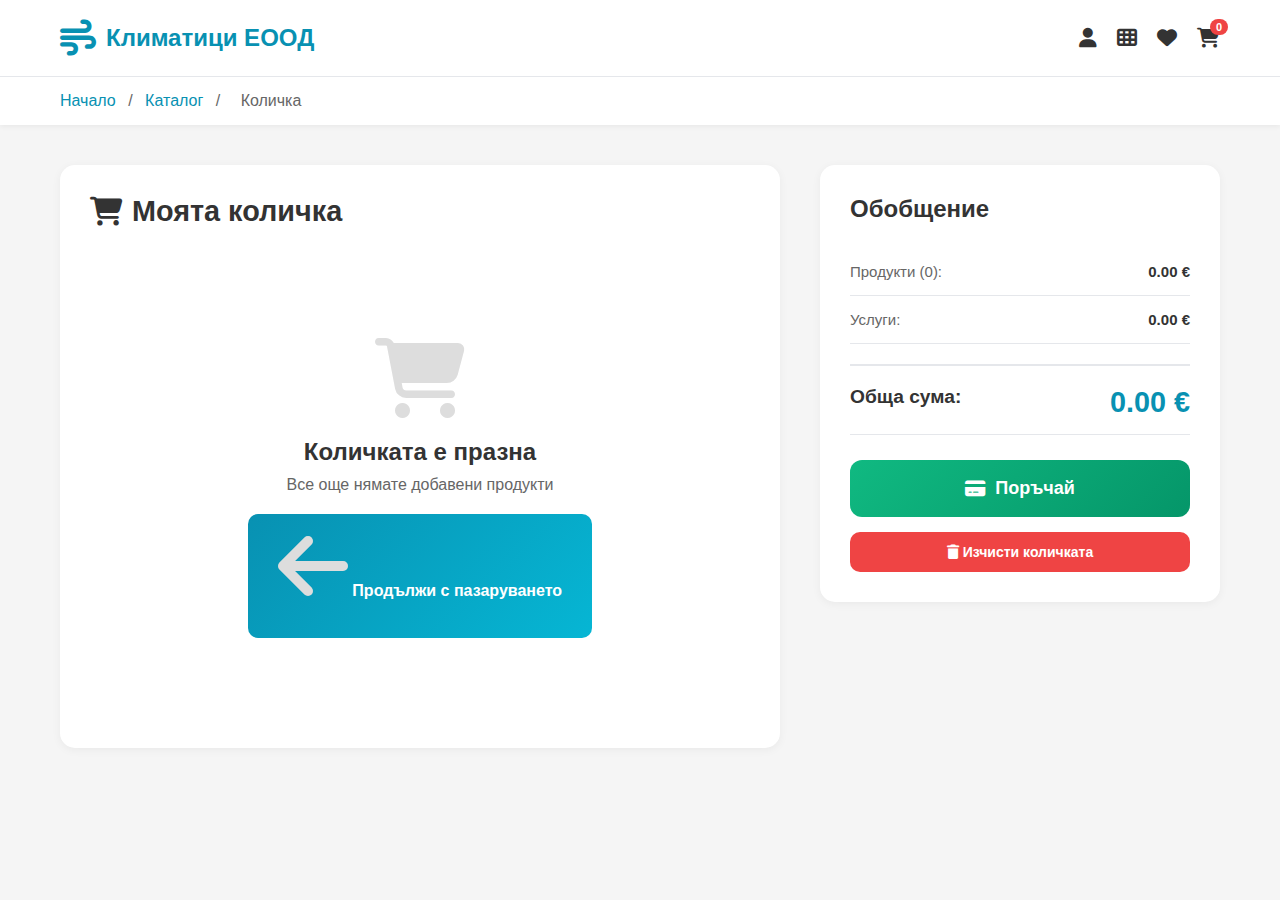
<file: cart.html>
<!DOCTYPE html>
<html lang="bg">
<head>
    <meta charset="UTF-8">
    <meta name="viewport" content="width=device-width, initial-scale=1.0">
    <title>Количка - Климатици ЕООД</title>
    <link rel="stylesheet" href="https://cdnjs.cloudflare.com/ajax/libs/font-awesome/6.4.0/css/all.min.css">
    <style>
        * {
            margin: 0;
            padding: 0;
            box-sizing: border-box;
        }

        body {
            font-family: 'Segoe UI', Tahoma, Geneva, Verdana, sans-serif;
            background: #f5f5f5;
        }

        /* Header */
        .header {
            background: #fff;
            box-shadow: 0 2px 5px rgba(0,0,0,0.05);
        }

        .top-bar {
            display: flex;
            align-items: center;
            justify-content: space-between;
            padding: 20px 60px;
        }

        .logo {
            display: flex;
            align-items: center;
            gap: 10px;
            text-decoration: none;
            color: #0891b2;
            font-size: 24px;
            font-weight: bold;
        }

        .logo i {
            font-size: 36px;
        }

        .nav-icons {
            display: flex;
            gap: 20px;
            align-items: center;
        }

        .nav-icons a {
            color: #333;
            font-size: 20px;
            position: relative;
            transition: transform 0.2s;
        }

        .nav-icons a:hover {
            transform: scale(1.15);
            color: #0891b2;
        }

        .cart-badge {
            position: absolute;
            top: -8px;
            right: -8px;
            background: #ef4444;
            color: white;
            font-size: 11px;
            padding: 2px 6px;
            border-radius: 10px;
            font-weight: bold;
        }

        /* Breadcrumbs */
        .breadcrumbs {
            padding: 15px 60px;
            background: #fff;
            border-top: 1px solid #e5e7eb;
        }

        .breadcrumbs a {
            color: #0891b2;
            text-decoration: none;
        }

        .breadcrumbs a:hover {
            text-decoration: underline;
        }

        .breadcrumbs span {
            color: #666;
            margin: 0 8px;
        }

        /* Container */
        .container {
            max-width: 1400px;
            margin: 40px auto;
            padding: 0 60px;
            display: grid;
            grid-template-columns: 1fr 400px;
            gap: 40px;
        }

        /* Cart Items Section */
        .cart-items-section {
            background: white;
            border-radius: 15px;
            padding: 30px;
            box-shadow: 0 2px 10px rgba(0,0,0,0.05);
        }

        .cart-items-section h2 {
            color: #333;
            margin-bottom: 30px;
            font-size: 1.8em;
            display: flex;
            align-items: center;
            gap: 10px;
        }

        /* Cart Item */
        .cart-item {
            display: grid;
            grid-template-columns: 120px 1fr auto;
            gap: 20px;
            padding: 20px;
            border: 2px solid #e5e7eb;
            border-radius: 12px;
            margin-bottom: 20px;
            transition: all 0.3s;
        }

        .cart-item:hover {
            border-color: #0891b2;
            box-shadow: 0 5px 15px rgba(0,0,0,0.1);
        }

        .item-image {
            width: 120px;
            height: 120px;
            background: linear-gradient(135deg, #667eea 0%, #764ba2 100%);
            border-radius: 10px;
            overflow: hidden;
        }

        .item-image img {
            width: 100%;
            height: 100%;
            object-fit: cover;
        }

        .item-info {
            display: flex;
            flex-direction: column;
            gap: 10px;
        }

        .item-brand {
            color: #0891b2;
            font-size: 13px;
            font-weight: 600;
        }

        .item-name {
            color: #333;
            font-size: 1.2em;
            font-weight: 600;
        }

        .item-services {
            display: flex;
            flex-wrap: wrap;
            gap: 8px;
            margin-top: 5px;
        }

        .service-tag {
            background: #f0f9ff;
            color: #0891b2;
            padding: 5px 12px;
            border-radius: 15px;
            font-size: 12px;
            display: flex;
            align-items: center;
            gap: 5px;
        }

        .item-price {
            color: #666;
            font-size: 14px;
        }

        .item-price strong {
            color: #0891b2;
            font-size: 18px;
        }

        .item-controls {
            display: flex;
            flex-direction: column;
            align-items: flex-end;
            gap: 15px;
        }

        .quantity-controls {
            display: flex;
            align-items: center;
            gap: 10px;
            background: #f8fafc;
            padding: 8px 15px;
            border-radius: 10px;
        }

        .qty-btn {
            background: #0891b2;
            color: white;
            border: none;
            width: 30px;
            height: 30px;
            border-radius: 6px;
            cursor: pointer;
            font-size: 16px;
            transition: all 0.3s;
        }

        .qty-btn:hover {
            background: #0e7490;
        }

        .qty-value {
            min-width: 40px;
            text-align: center;
            font-weight: 600;
            font-size: 16px;
        }

        .item-total {
            font-size: 1.5em;
            font-weight: bold;
            color: #0891b2;
        }

        .remove-btn {
            background: #ef4444;
            color: white;
            border: none;
            padding: 8px 15px;
            border-radius: 8px;
            cursor: pointer;
            font-size: 14px;
            transition: all 0.3s;
            display: flex;
            align-items: center;
            gap: 5px;
        }

        .remove-btn:hover {
            background: #dc2626;
        }

        /* Empty Cart */
        .empty-cart {
            text-align: center;
            padding: 80px 20px;
            color: #666;
        }

        .empty-cart i {
            font-size: 80px;
            color: #ddd;
            margin-bottom: 20px;
        }

        .empty-cart h3 {
            font-size: 1.5em;
            margin-bottom: 10px;
            color: #333;
        }

        .continue-shopping-btn {
            margin-top: 20px;
            background: linear-gradient(135deg, #0891b2 0%, #06b6d4 100%);
            color: white;
            padding: 12px 30px;
            border: none;
            border-radius: 10px;
            cursor: pointer;
            font-size: 16px;
            font-weight: 600;
            transition: all 0.3s;
            text-decoration: none;
            display: inline-block;
        }

        .continue-shopping-btn:hover {
            transform: translateY(-2px);
            box-shadow: 0 5px 15px rgba(8, 145, 178, 0.4);
        }

        /* Summary Section */
        .summary-section {
            background: white;
            border-radius: 15px;
            padding: 30px;
            box-shadow: 0 2px 10px rgba(0,0,0,0.05);
            height: fit-content;
            position: sticky;
            top: 20px;
        }

        .summary-section h3 {
            color: #333;
            margin-bottom: 25px;
            font-size: 1.5em;
        }

        .summary-row {
            display: flex;
            justify-content: space-between;
            padding: 15px 0;
            border-bottom: 1px solid #e5e7eb;
        }

        .summary-row:last-child {
            border-bottom: none;
        }

        .summary-label {
            color: #666;
            font-size: 15px;
        }

        .summary-value {
            font-weight: 600;
            color: #333;
            font-size: 15px;
        }

        .summary-total {
            margin-top: 20px;
            padding-top: 20px;
            border-top: 2px solid #e5e7eb;
        }

        .summary-total .summary-label {
            font-size: 1.2em;
            color: #333;
            font-weight: 600;
        }

        .summary-total .summary-value {
            font-size: 1.8em;
            color: #0891b2;
        }

        .checkout-btn {
            width: 100%;
            background: linear-gradient(135deg, #10b981 0%, #059669 100%);
            color: white;
            padding: 18px;
            border: none;
            border-radius: 12px;
            cursor: pointer;
            font-size: 18px;
            font-weight: 600;
            margin-top: 25px;
            transition: all 0.3s;
            display: flex;
            align-items: center;
            justify-content: center;
            gap: 10px;
        }

        .checkout-btn:hover {
            transform: translateY(-3px);
            box-shadow: 0 10px 30px rgba(16, 185, 129, 0.4);
        }

        .clear-cart-btn {
            width: 100%;
            background: #ef4444;
            color: white;
            padding: 12px;
            border: none;
            border-radius: 10px;
            cursor: pointer;
            font-size: 14px;
            font-weight: 600;
            margin-top: 15px;
            transition: all 0.3s;
        }

        .clear-cart-btn:hover {
            background: #dc2626;
        }

        /* Responsive */
        @media (max-width: 968px) {
            .container {
                grid-template-columns: 1fr;
                padding: 20px;
            }

            .cart-item {
                grid-template-columns: 1fr;
                text-align: center;
            }

            .item-controls {
                align-items: center;
            }

            .summary-section {
                position: static;
            }

            .top-bar, .breadcrumbs {
                padding: 15px 20px;
            }
        }
    </style>
</head>
<body>

<!-- Header -->
<div class="header">
    <div class="top-bar">
        <a href="index.html" class="logo">
            <i class="fas fa-wind"></i>
            <span>Климатици ЕООД</span>
        </a>

        <div class="nav-icons">
            <a href="login.html" title="Вход"><i class="fas fa-user"></i></a>
            <a href="products.html" title="Продукти"><i class="fas fa-th"></i></a>
            <a href="#" title="Любими"><i class="fas fa-heart"></i></a>
            <a href="cart.html" title="Количка">
                <i class="fas fa-shopping-cart"></i>
                <span class="cart-badge" id="cartCount">0</span>
            </a>
        </div>
    </div>

    <div class="breadcrumbs">
        <a href="index.html">Начало</a>
        <span>/</span>
        <a href="products.html">Каталог</a>
        <span>/</span>
        <span>Количка</span>
    </div>
</div>

<!-- Main Container -->
<div class="container">
    
    <!-- Cart Items -->
    <div class="cart-items-section">
        <h2>
            <i class="fas fa-shopping-cart"></i>
            Моята количка
        </h2>

        <!-- Cart items will be inserted here -->
        <div id="cartItemsContainer"></div>

        <!-- Empty cart message -->
        <div id="emptyCart" class="empty-cart" style="display: none;">
            <i class="fas fa-shopping-cart"></i>
            <h3>Количката е празна</h3>
            <p>Все още нямате добавени продукти</p>
            <a href="products.html" class="continue-shopping-btn">
                <i class="fas fa-arrow-left"></i> Продължи с пазаруването
            </a>
        </div>
    </div>

    <!-- Summary -->
    <div class="summary-section">
        <h3>Обобщение</h3>
        
        <div class="summary-row">
            <span class="summary-label">Продукти (<span id="itemCount">0</span>):</span>
            <span class="summary-value" id="subtotal">0.00 €</span>
        </div>

        <div class="summary-row">
            <span class="summary-label">Услуги:</span>
            <span class="summary-value" id="servicesTotal">0.00 €</span>
        </div>

        <div class="summary-row summary-total">
            <span class="summary-label">Обща сума:</span>
            <span class="summary-value" id="totalPrice">0.00 €</span>
        </div>

        <button class="checkout-btn" onclick="checkout()">
            <i class="fas fa-credit-card"></i>
            Поръчай
        </button>

        <button class="clear-cart-btn" onclick="clearCart()">
            <i class="fas fa-trash"></i>
            Изчисти количката
        </button>
    </div>

</div>

<!-- Cart Manager Library -->
<script src="assets/js/cart-manager.js"></script>

<script>
    // ============================================
    // Load cart on page load
    window.addEventListener('DOMContentLoaded', () => {
        displayCart();
    });

    // Display cart items
    function displayCart() {
        const cart = CartManager.getCart();
        const container = document.getElementById('cartItemsContainer');
        const emptyCart = document.getElementById('emptyCart');

        if (cart.length === 0) {
            container.style.display = 'none';
            emptyCart.style.display = 'block';
            updateSummary();
            return;
        }

        container.style.display = 'block';
        emptyCart.style.display = 'none';

        container.innerHTML = cart.map((item, index) => {
            const servicesHTML = item.services.length > 0 
                ? `<div class="item-services">
                    ${item.services.map(s => `
                        <span class="service-tag">
                            <i class="fas fa-tools"></i>
                            ${s.service_name}
                        </span>
                    `).join('')}
                   </div>`
                : '';

            return `
                <div class="cart-item">
                    <div class="item-image">
                        <img src="${item.product.main_image_url}" alt="${item.product.model_name}"
                             onerror="this.src='https://via.placeholder.com/120?text=Product'">
                    </div>
                    
                    <div class="item-info">
                        <span class="item-brand">${item.product.brand_name}</span>
                        <div class="item-name">${item.product.model_name}</div>
                        ${servicesHTML}
                        <div class="item-price">
                            Цена: <strong>${item.unitPrice.toFixed(2)} €</strong>
                            ${item.servicesPrice > 0 ? `+ ${item.servicesPrice.toFixed(2)} € услуги` : ''}
                        </div>
                    </div>
                    
                    <div class="item-controls">
                        <div class="quantity-controls">
                            <button class="qty-btn" onclick="changeQuantity(${index}, -1)">
                                <i class="fas fa-minus"></i>
                            </button>
                            <span class="qty-value">${item.quantity}</span>
                            <button class="qty-btn" onclick="changeQuantity(${index}, 1)">
                                <i class="fas fa-plus"></i>
                            </button>
                        </div>
                        <div class="item-total">${item.totalPrice.toFixed(2)} €</div>
                        <button class="remove-btn" onclick="removeItem(${index})">
                            <i class="fas fa-trash"></i> Премахни
                        </button>
                    </div>
                </div>
            `;
        }).join('');

        updateSummary();
    }

    // Update summary
    function updateSummary() {
        const cart = CartManager.getCart();
        
        let subtotal = 0;
        let servicesTotal = 0;

        cart.forEach(item => {
            subtotal += item.unitPrice * item.quantity;
            servicesTotal += item.servicesPrice * item.quantity;
        });

        const total = subtotal + servicesTotal;

        document.getElementById('itemCount').textContent = CartManager.getTotalItems();
        document.getElementById('subtotal').textContent = subtotal.toFixed(2) + ' €';
        document.getElementById('servicesTotal').textContent = servicesTotal.toFixed(2) + ' €';
        document.getElementById('totalPrice').textContent = total.toFixed(2) + ' €';
    }

    // Change quantity
    function changeQuantity(index, change) {
        const cart = CartManager.getCart();
        const newQuantity = cart[index].quantity + change;

        if (newQuantity < 1) {
            removeItem(index);
            return;
        }

        CartManager.updateQuantity(index, newQuantity);
        displayCart();
    }

    // Remove item
    function removeItem(index) {
        if (confirm('Сигурни ли сте, че искате да премахнете този продукт?')) {
            CartManager.removeProduct(index);
            displayCart();
        }
    }

    // Clear cart
    function clearCart() {
        if (confirm('Сигурни ли сте, че искате да изчистите цялата количка?')) {
            CartManager.clearCart();
            displayCart();
        }
    }

    // Checkout
    function checkout() {
        const cart = CartManager.getCart();
        
        if (cart.length === 0) {
            alert('Количката е празна!');
            return;
        }

        window.location.href = 'checkout.html';
    }
</script>
    <script src="assets/js/navigation.js"></script>
</body>
</html>
</file>
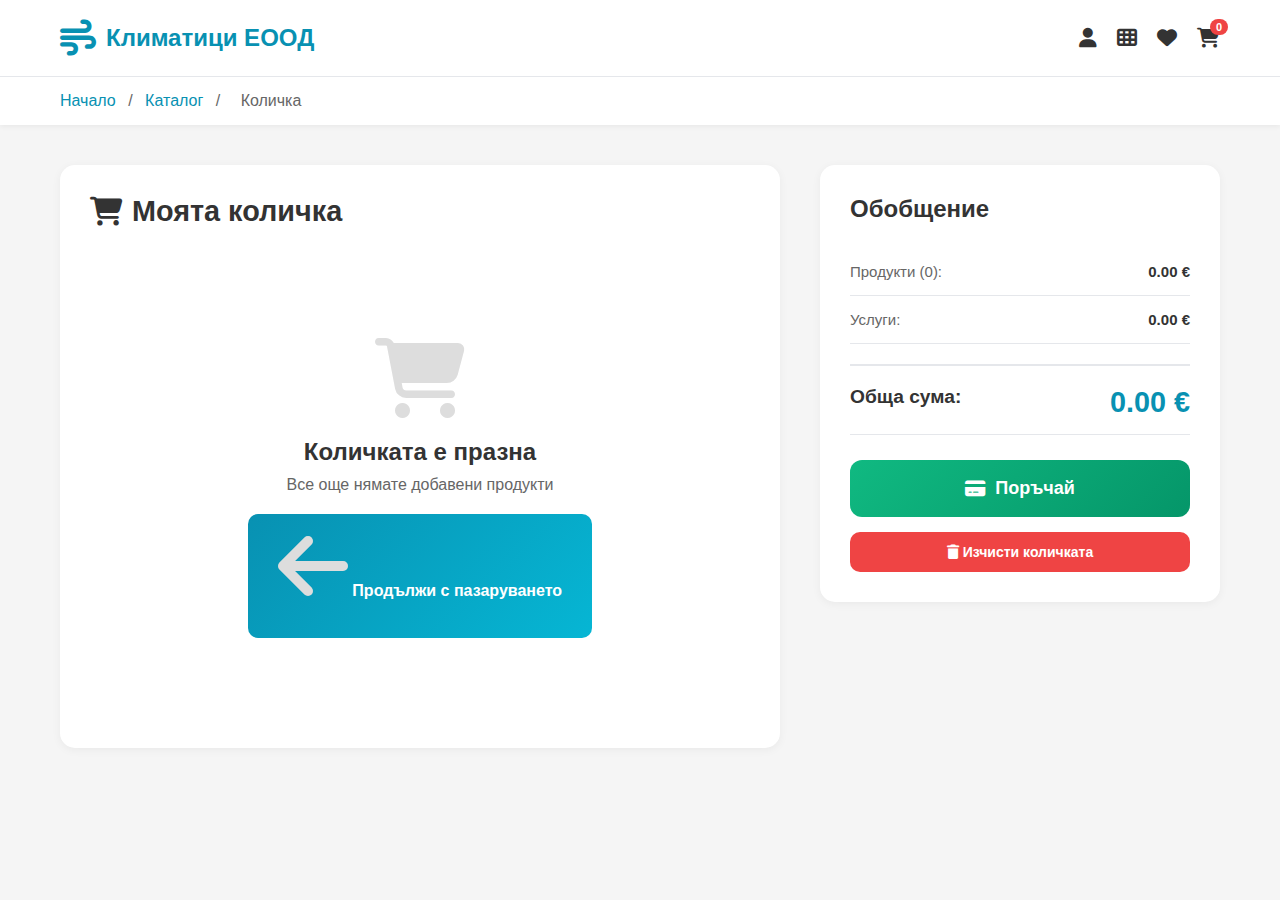
<file: checkout.html>
<!DOCTYPE html>
<html lang="bg">
<head>
    <meta charset="UTF-8">
    <meta name="viewport" content="width=device-width, initial-scale=1.0">
    <title>Завършване на поръчка - Климатици ЕООД</title>
    <link rel="stylesheet" href="https://cdnjs.cloudflare.com/ajax/libs/font-awesome/6.4.0/css/all.min.css">
    <style>
        * { margin: 0; padding: 0; box-sizing: border-box; }

        body {
            font-family: 'Segoe UI', Tahoma, Geneva, Verdana, sans-serif;
            background: #f5f5f5;
        }

        /* Header */
        .header {
            background: #fff;
            box-shadow: 0 2px 5px rgba(0,0,0,0.05);
        }

        .top-bar {
            display: flex;
            align-items: center;
            justify-content: space-between;
            padding: 20px 60px;
        }

        .logo {
            display: flex;
            align-items: center;
            gap: 10px;
            text-decoration: none;
            color: #0891b2;
            font-size: 24px;
            font-weight: bold;
        }

        .logo i { font-size: 36px; }

        /* Progress Steps */
        .progress-bar {
            background: white;
            padding: 20px 60px;
            border-top: 1px solid #e5e7eb;
            display: flex;
            align-items: center;
            justify-content: center;
            gap: 0;
        }

        .step {
            display: flex;
            align-items: center;
            gap: 10px;
        }

        .step-circle {
            width: 36px;
            height: 36px;
            border-radius: 50%;
            display: flex;
            align-items: center;
            justify-content: center;
            font-weight: bold;
            font-size: 14px;
            background: #e5e7eb;
            color: #999;
            transition: all 0.3s;
        }

        .step.active .step-circle {
            background: #0891b2;
            color: white;
        }

        .step.done .step-circle {
            background: #10b981;
            color: white;
        }

        .step-label {
            font-size: 14px;
            color: #999;
            font-weight: 500;
        }

        .step.active .step-label { color: #0891b2; font-weight: 600; }
        .step.done .step-label { color: #10b981; }

        .step-line {
            width: 80px;
            height: 2px;
            background: #e5e7eb;
            margin: 0 10px;
        }

        .step-line.done { background: #10b981; }

        /* Container */
        .container {
            max-width: 1300px;
            margin: 40px auto;
            padding: 0 60px;
            display: grid;
            grid-template-columns: 1fr 400px;
            gap: 40px;
        }

        /* Form Section */
        .form-section {
            display: flex;
            flex-direction: column;
            gap: 30px;
        }

        .card {
            background: white;
            border-radius: 15px;
            padding: 30px;
            box-shadow: 0 2px 10px rgba(0,0,0,0.05);
        }

        .card h3 {
            color: #333;
            font-size: 1.3em;
            margin-bottom: 25px;
            display: flex;
            align-items: center;
            gap: 10px;
            padding-bottom: 15px;
            border-bottom: 2px solid #e5e7eb;
        }

        .card h3 i { color: #0891b2; }

        /* Form Fields */
        .form-row {
            display: grid;
            grid-template-columns: 1fr 1fr;
            gap: 20px;
            margin-bottom: 20px;
        }

        .form-row.full { grid-template-columns: 1fr; }

        .form-group {
            display: flex;
            flex-direction: column;
            gap: 8px;
        }

        .form-group label {
            font-weight: 600;
            color: #333;
            font-size: 14px;
        }

        .form-group label span {
            color: #ef4444;
        }

        .form-group input,
        .form-group select,
        .form-group textarea {
            padding: 12px 15px;
            border: 2px solid #e5e7eb;
            border-radius: 10px;
            font-size: 15px;
            font-family: inherit;
            transition: border-color 0.3s;
        }

        .form-group input:focus,
        .form-group select:focus,
        .form-group textarea:focus {
            outline: none;
            border-color: #0891b2;
        }

        /* Delivery Options */
        .delivery-options {
            display: flex;
            flex-direction: column;
            gap: 15px;
        }

        .delivery-option {
            border: 2px solid #e5e7eb;
            border-radius: 12px;
            padding: 20px;
            cursor: pointer;
            transition: all 0.3s;
            display: flex;
            align-items: center;
            gap: 15px;
        }

        .delivery-option:hover { border-color: #0891b2; }

        .delivery-option.selected {
            border-color: #0891b2;
            background: #f0f9ff;
        }

        .delivery-option input[type="radio"] {
            width: 20px;
            height: 20px;
            accent-color: #0891b2;
        }

        .delivery-icon {
            font-size: 28px;
            color: #0891b2;
            width: 40px;
            text-align: center;
        }

        .delivery-info { flex: 1; }

        .delivery-name {
            font-weight: 600;
            color: #333;
            margin-bottom: 4px;
        }

        .delivery-desc { font-size: 13px; color: #666; }

        .delivery-price {
            font-size: 1.3em;
            font-weight: bold;
            color: #0891b2;
        }

        /* Payment Options */
        .payment-options {
            display: grid;
            grid-template-columns: repeat(3, 1fr);
            gap: 15px;
        }

        .payment-option {
            border: 2px solid #e5e7eb;
            border-radius: 12px;
            padding: 20px;
            cursor: pointer;
            transition: all 0.3s;
            text-align: center;
        }

        .payment-option:hover { border-color: #0891b2; }

        .payment-option.selected {
            border-color: #0891b2;
            background: #f0f9ff;
        }

        .payment-option input[type="radio"] { display: none; }

        .payment-option i {
            font-size: 32px;
            color: #0891b2;
            margin-bottom: 10px;
        }

        .payment-name {
            font-weight: 600;
            color: #333;
            font-size: 14px;
            margin-bottom: 5px;
        }

        .payment-desc { font-size: 12px; color: #666; }

        /* Card Payment Fields */
        #cardFields {
            margin-top: 20px;
            padding: 20px;
            background: #f8fafc;
            border-radius: 12px;
            display: none;
            animation: fadeIn 0.3s ease;
        }

        @keyframes fadeIn {
            from { opacity: 0; transform: translateY(-10px); }
            to { opacity: 1; transform: translateY(0); }
        }

        /* Order Summary */
        .summary-section {
            position: sticky;
            top: 20px;
            height: fit-content;
        }

        .summary-items {
            max-height: 300px;
            overflow-y: auto;
            margin-bottom: 20px;
        }

        .summary-item {
            display: flex;
            gap: 15px;
            padding: 15px 0;
            border-bottom: 1px solid #e5e7eb;
        }

        .summary-item:last-child { border-bottom: none; }

        .summary-item-img {
            width: 60px;
            height: 60px;
            background: linear-gradient(135deg, #667eea, #764ba2);
            border-radius: 8px;
            overflow: hidden;
            flex-shrink: 0;
        }

        .summary-item-img img {
            width: 100%;
            height: 100%;
            object-fit: cover;
        }

        .summary-item-info { flex: 1; }

        .summary-item-name {
            font-weight: 600;
            color: #333;
            font-size: 14px;
            margin-bottom: 4px;
        }

        .summary-item-detail {
            font-size: 12px;
            color: #666;
        }

        .summary-item-price {
            font-weight: bold;
            color: #0891b2;
            font-size: 15px;
        }

        .service-tags {
            display: flex;
            flex-wrap: wrap;
            gap: 4px;
            margin-top: 5px;
        }

        .service-tag {
            background: #f0f9ff;
            color: #0891b2;
            padding: 2px 8px;
            border-radius: 10px;
            font-size: 11px;
        }

        /* Price Breakdown */
        .price-breakdown {
            border-top: 2px solid #e5e7eb;
            padding-top: 20px;
        }

        .price-row {
            display: flex;
            justify-content: space-between;
            margin-bottom: 12px;
            font-size: 15px;
        }

        .price-row .label { color: #666; }
        .price-row .value { font-weight: 600; }

        .price-row.total {
            font-size: 1.4em;
            font-weight: bold;
            color: #0891b2;
            margin-top: 15px;
            padding-top: 15px;
            border-top: 2px solid #e5e7eb;
        }

        /* Submit Button */
        .submit-btn {
            width: 100%;
            background: linear-gradient(135deg, #10b981, #059669);
            color: white;
            padding: 18px;
            border: none;
            border-radius: 12px;
            cursor: pointer;
            font-size: 18px;
            font-weight: 600;
            margin-top: 20px;
            transition: all 0.3s;
            display: flex;
            align-items: center;
            justify-content: center;
            gap: 10px;
        }

        .submit-btn:hover {
            transform: translateY(-3px);
            box-shadow: 0 10px 30px rgba(16, 185, 129, 0.4);
        }

        .submit-btn:disabled {
            opacity: 0.7;
            cursor: not-allowed;
            transform: none;
        }

        .back-to-cart {
            display: block;
            text-align: center;
            margin-top: 15px;
            color: #0891b2;
            text-decoration: none;
            font-size: 14px;
        }

        .back-to-cart:hover { text-decoration: underline; }

        /* Success Modal */
        .modal-overlay {
            display: none;
            position: fixed;
            inset: 0;
            background: rgba(0,0,0,0.6);
            z-index: 1000;
            align-items: center;
            justify-content: center;
        }

        .modal-overlay.active { display: flex; }

        .modal {
            background: white;
            border-radius: 20px;
            padding: 50px;
            max-width: 500px;
            width: 90%;
            text-align: center;
            animation: fadeIn 0.3s ease;
        }

        .modal-icon {
            font-size: 80px;
            color: #10b981;
            margin-bottom: 20px;
        }

        .modal h2 {
            color: #333;
            font-size: 2em;
            margin-bottom: 10px;
        }

        .modal p {
            color: #666;
            font-size: 16px;
            margin-bottom: 30px;
            line-height: 1.6;
        }

        .order-number {
            background: #f0f9ff;
            padding: 15px 30px;
            border-radius: 10px;
            font-size: 1.5em;
            font-weight: bold;
            color: #0891b2;
            margin-bottom: 30px;
        }

        .modal-btn {
            background: linear-gradient(135deg, #0891b2, #06b6d4);
            color: white;
            padding: 15px 40px;
            border: none;
            border-radius: 10px;
            cursor: pointer;
            font-size: 16px;
            font-weight: 600;
            transition: all 0.3s;
        }

        .modal-btn:hover {
            transform: translateY(-2px);
            box-shadow: 0 5px 15px rgba(8, 145, 178, 0.4);
        }

        /* Empty cart */
        .empty-cart {
            grid-column: 1 / -1;
            text-align: center;
            padding: 80px;
            background: white;
            border-radius: 15px;
        }

        .empty-cart i {
            font-size: 80px;
            color: #ddd;
            margin-bottom: 20px;
        }

        /* Responsive */
        @media (max-width: 968px) {
            .container {
                grid-template-columns: 1fr;
                padding: 20px;
            }

            .top-bar, .progress-bar { padding: 15px 20px; }

            .payment-options { grid-template-columns: 1fr; }

            .form-row { grid-template-columns: 1fr; }

            .summary-section { position: static; }
        }

        /* Notification animations */
        @keyframes slideIn {
            from {
                transform: translateX(400px);
                opacity: 0;
            }
            to {
                transform: translateX(0);
                opacity: 1;
            }
        }

        @keyframes slideOut {
            from {
                transform: translateX(0);
                opacity: 1;
            }
            to {
                transform: translateX(400px);
                opacity: 0;
            }
        }
    </style>
</head>
<body>

<!-- Header -->
<div class="header">
    <div class="top-bar">
        <a href="index.html" class="logo">
            <i class="fas fa-wind"></i>
            <span>Климатици ЕООД</span>
        </a>
        <div style="color: #666; font-size: 14px;">
            <i class="fas fa-lock" style="color: #10b981;"></i>
            Сигурно плащане
        </div>
    </div>

    <!-- Progress Steps -->
    <div class="progress-bar">
        <div class="step done">
            <div class="step-circle"><i class="fas fa-check"></i></div>
            <span class="step-label">Количка</span>
        </div>
        <div class="step-line done"></div>
        <div class="step active">
            <div class="step-circle">2</div>
            <span class="step-label">Доставка & Плащане</span>
        </div>
        <div class="step-line"></div>
        <div class="step">
            <div class="step-circle">3</div>
            <span class="step-label">Потвърждение</span>
        </div>
    </div>
</div>

<!-- Main Container -->
<div class="container" id="mainContainer">

    <!-- LEFT: Forms -->
    <div class="form-section">

        <!-- 1. Адрес на доставка -->
        <div class="card">
            <h3><i class="fas fa-map-marker-alt"></i> Адрес на доставка</h3>

            <div class="form-row">
                <div class="form-group">
                    <label>Пълно име <span>*</span></label>
                    <input type="text" id="fullName" placeholder="Иван Петров">
                </div>
                <div class="form-group">
                    <label>Телефон <span>*</span></label>
                    <input type="tel" id="phone" placeholder="0888 123 456">
                </div>
            </div>

            <div class="form-row full">
                <div class="form-group">
                    <label>Адрес <span>*</span></label>
                    <input type="text" id="address" placeholder="ул. Александър Стамболийски 20, ет. 3">
                </div>
            </div>

            <div class="form-row">
                <div class="form-group">
                    <label>Град <span>*</span></label>
                    <select id="city">
                        <option value="">-- Избери град --</option>
                        <option value="София">София</option>
                        <option value="Пловдив">Пловдив</option>
                        <option value="Варна">Варна</option>
                        <option value="Бургас">Бургас</option>
                        <option value="Стара Загора">Стара Загора</option>
                        <option value="Русе">Русе</option>
                        <option value="Плевен">Плевен</option>
                        <option value="Велико Търново">Велико Търново</option>
                        <option value="Друг">Друг</option>
                    </select>
                </div>
                <div class="form-group">
                    <label>Пощенски код</label>
                    <input type="text" id="postalCode" placeholder="1000">
                </div>
            </div>

            <div class="form-row full">
                <div class="form-group">
                    <label>Допълнителни инструкции</label>
                    <textarea id="notes" rows="2" placeholder="Забележки към поръчката..."></textarea>
                </div>
            </div>
        </div>

        <!-- 2. Начин на доставка -->
        <div class="card">
            <h3><i class="fas fa-truck"></i> Начин на доставка</h3>

            <div class="delivery-options" id="deliveryOptions">
                <!-- Loaded from API -->
            </div>
        </div>

        <!-- 3. Начин на плащане -->
        <div class="card">
            <h3><i class="fas fa-credit-card"></i> Начин на плащане</h3>

            <div class="payment-options">
                <label class="payment-option selected" onclick="selectPayment('cash', this)">
                    <input type="radio" name="payment" value="cash" checked>
                    <i class="fas fa-money-bill-wave"></i>
                    <div class="payment-name">Наложен платеж</div>
                    <div class="payment-desc">Плащате при доставка</div>
                </label>

                <label class="payment-option" onclick="selectPayment('bank', this)">
                    <input type="radio" name="payment" value="bank">
                    <i class="fas fa-university"></i>
                    <div class="payment-name">Банков превод</div>
                    <div class="payment-desc">IBAN: BG12 AAAA 1234</div>
                </label>

                <label class="payment-option" onclick="selectPayment('card', this)">
                    <input type="radio" name="payment" value="card">
                    <i class="fas fa-credit-card"></i>
                    <div class="payment-name">Онлайн с карта</div>
                    <div class="payment-desc">Visa / Mastercard</div>
                </label>
            </div>

            <!-- Полета за карта (показват се само при card) -->
            <div id="cardFields">
                <div class="form-row">
                    <div class="form-group" style="grid-column: 1 / -1;">
                        <label>Номер на карта</label>
                        <input type="text" placeholder="1234 5678 9012 3456" maxlength="19"
                               oninput="formatCardNumber(this)">
                    </div>
                </div>
                <div class="form-row">
                    <div class="form-group">
                        <label>Валидност</label>
                        <input type="text" placeholder="MM/YY" maxlength="5">
                    </div>
                    <div class="form-group">
                        <label>CVV</label>
                        <input type="text" placeholder="123" maxlength="3">
                    </div>
                </div>
                <div class="form-row full">
                    <div class="form-group">
                        <label>Име на картата</label>
                        <input type="text" placeholder="IVAN PETROV">
                    </div>
                </div>
                <p style="color: #10b981; font-size: 13px; margin-top: 10px;">
                    <i class="fas fa-shield-alt"></i>
                    Тестова среда - не въвеждай реални данни
                </p>
            </div>
        </div>

    </div>

    <!-- RIGHT: Order Summary -->
    <div class="summary-section">
        <div class="card">
            <h3><i class="fas fa-shopping-bag"></i> Твоята поръчка</h3>

            <div class="summary-items" id="summaryItems">
                <!-- Loaded from cart -->
            </div>

            <div class="price-breakdown">
                <div class="price-row">
                    <span class="label">Продукти:</span>
                    <span class="value" id="productsTotal">0.00 €</span>
                </div>
                <div class="price-row">
                    <span class="label">Услуги:</span>
                    <span class="value" id="servicesTotal">0.00 €</span>
                </div>
                <div class="price-row">
                    <span class="label">Доставка:</span>
                    <span class="value" id="deliveryTotal">0.00 €</span>
                </div>
                <div class="price-row total">
                    <span>Обща сума:</span>
                    <span id="grandTotal">0.00 €</span>
                </div>
            </div>

            <button class="submit-btn" id="submitBtn" onclick="submitOrder()">
                <i class="fas fa-check-circle"></i>
                Потвърди поръчката
            </button>

            <a href="cart.html" class="back-to-cart">
                <i class="fas fa-arrow-left"></i> Обратно към количката
            </a>
        </div>
    </div>

</div>

<!-- Success Modal -->
<div class="modal-overlay" id="successModal">
    <div class="modal">
        <div class="modal-icon">
            <i class="fas fa-check-circle"></i>
        </div>
        <h2>Поръчката е направена!</h2>
        <p>Благодарим Ви! Ще се свържем с Вас скоро за потвърждение.</p>
        <div class="order-number" id="orderNumber">
            #0000
        </div>
        <button class="modal-btn" onclick="window.location.href='index.html'">
            <i class="fas fa-home"></i> Към началото
        </button>
    </div>
</div>

<!-- Cart Manager -->
<script src="assets/js/cart-manager.js"></script>

<script>
    const API_URL = 'http://localhost/Diplomna/api';
    
    let selectedDelivery = null;
    let deliveryServices = [];

    window.addEventListener('DOMContentLoaded', () => {
        const cart = CartManager.getCart();

        // Ако количката е празна → обратно към количката
        if (cart.length === 0) {
            alert('Количката е празна!');
            window.location.href = 'cart.html';
            return;
        }

        // Автопопълване на данните за логнат потребител
        autofillUserData();

        loadDeliveryOptions();
        renderSummary(cart);
    });

    // Автопопълване на данните на потребителя
    function autofillUserData() {
        try {
            const userDataString = localStorage.getItem('user');
            if (!userDataString) {
                console.log('No user logged in - fields will be empty');
                return;
            }

            const user = JSON.parse(userDataString);
            console.log('Autofilling user data:', user);

            // Попълни име (ако има)
            if (user.full_name) {
                const nameField = document.getElementById('fullName');
                nameField.value = user.full_name;
                markAsAutofilled(nameField);
                console.log('✓ Name filled:', user.full_name);
            }

            // Попълни телефон (ако има)
            if (user.phone) {
                const phoneField = document.getElementById('phone');
                phoneField.value = user.phone;
                markAsAutofilled(phoneField);
                console.log('✓ Phone filled:', user.phone);
            }

            // Попълни email (ако има и ако полето съществува)
            const emailField = document.getElementById('email');
            if (emailField && user.email) {
                emailField.value = user.email;
                markAsAutofilled(emailField);
                console.log('✓ Email filled:', user.email);
            }

            // Показваме съобщение че данните са попълнени
            showAutofillNotification();

        } catch (error) {
            console.error('Error autofilling user data:', error);
        }
    }

    // Маркира поле като автоматично попълнено
    function markAsAutofilled(field) {
        field.style.background = '#f0fdf4';
        field.style.borderColor = '#10b981';
        
        // Добави check icon до полето
        const parent = field.parentElement;
        const checkIcon = document.createElement('i');
        checkIcon.className = 'fas fa-check-circle';
        checkIcon.style.cssText = `
            position: absolute;
            right: 15px;
            top: 50%;
            color: #10b981;
            font-size: 18px;
        `;
        
        // Ако parent няма position, задай я
        if (parent.style.position !== 'relative') {
            parent.style.position = 'relative';
        }
        
        parent.appendChild(checkIcon);
        
        // Премахни стиловете и иконата когато user промени полето
        field.addEventListener('input', function handler() {
            field.style.background = '';
            field.style.borderColor = '';
            if (checkIcon.parentElement) {
                checkIcon.remove();
            }
            field.removeEventListener('input', handler);
        }, { once: true });
    }

    // Показва notification че данните са попълнени автоматично
    function showAutofillNotification() {
        const notification = document.createElement('div');
        notification.style.cssText = `
            position: fixed;
            top: 20px;
            right: 20px;
            background: linear-gradient(135deg, #10b981 0%, #059669 100%);
            color: white;
            padding: 15px 25px;
            border-radius: 10px;
            box-shadow: 0 4px 15px rgba(16, 185, 129, 0.3);
            z-index: 10000;
            animation: slideIn 0.3s ease;
            display: flex;
            align-items: center;
            gap: 10px;
        `;
        notification.innerHTML = `
            <i class="fas fa-check-circle" style="font-size: 20px;"></i>
            <div>
                <strong>Данните са попълнени автоматично</strong><br>
                <small>Проверете адреса за доставка</small>
            </div>
        `;

        document.body.appendChild(notification);

        // Премахни след 4 секунди
        setTimeout(() => {
            notification.style.animation = 'slideOut 0.3s ease';
            setTimeout(() => notification.remove(), 300);
        }, 4000);
    }

    // Зареди опциите за доставка от API
    async function loadDeliveryOptions() {
        try {
            const response = await fetch(`${API_URL}/services/get_all.php`);
            const result = await response.json();

            if (result.success) {
                deliveryServices = result.services.filter(s => s.service_type === 'delivery');
                renderDeliveryOptions(deliveryServices);
            }
        } catch (error) {
            console.error('Error loading delivery options:', error);
            // Default опции ако API не работи
            deliveryServices = [
                { service_id: 1, service_name: 'Стандартна доставка', description: '3-5 работни дни', price: 30, service_type: 'delivery' },
                { service_id: 2, service_name: 'Експресна доставка', description: 'Доставка в рамките на 24 часа', price: 60, service_type: 'delivery' }
            ];
            renderDeliveryOptions(deliveryServices);
        }
    }

    // Рендерирай опциите за доставка
    function renderDeliveryOptions(services) {
        const container = document.getElementById('deliveryOptions');

        const icons = {
            'Стандартна доставка': 'fa-truck',
            'Експресна доставка': 'fa-bolt',
        };

        container.innerHTML = services.map((service, index) => `
            <div class="delivery-option ${index === 0 ? 'selected' : ''}"
                 id="delivery_div_${service.service_id}"
                 onclick="selectDelivery(${service.service_id}, ${service.price}, this)">
                <input type="radio" name="delivery" 
                       id="delivery_${service.service_id}"
                       value="${service.service_id}"
                       ${index === 0 ? 'checked' : ''}>
                <div class="delivery-icon">
                    <i class="fas ${icons[service.service_name] || 'fa-truck'}"></i>
                </div>
                <div class="delivery-info">
                    <div class="delivery-name">${service.service_name}</div>
                    <div class="delivery-desc">${service.description || ''}</div>
                </div>
                <div class="delivery-price">${parseFloat(service.price).toFixed(2)} €</div>
            </div>
        `).join('');

        // Избери първата опция по подразбиране
        if (services.length > 0) {
            selectDelivery(services[0].service_id, services[0].price, document.getElementById(`delivery_div_${services[0].service_id}`));
        }
    }

    // Избор на доставка
    function selectDelivery(serviceId, price, element) {
        selectedDelivery = { service_id: serviceId, price: parseFloat(price) };

        // Update UI - премахни selected от всички
        document.querySelectorAll('.delivery-option').forEach(el => {
            el.classList.remove('selected');
        });

        // Добави selected към избрания
        if (element) {
            element.classList.add('selected');
        } else {
            const div = document.getElementById(`delivery_div_${serviceId}`);
            if (div) div.classList.add('selected');
        }

        // Обнови radio бутона
        const radio = document.getElementById(`delivery_${serviceId}`);
        if (radio) radio.checked = true;

        updateTotals();
    }

    // Избор на плащане
    function selectPayment(method, element) {
        document.querySelectorAll('.payment-option').forEach(el => el.classList.remove('selected'));
        element.classList.add('selected');

        // Показваме/скриваме полетата за карта
        const cardFields = document.getElementById('cardFields');
        cardFields.style.display = method === 'card' ? 'block' : 'none';
    }

    // Рендерирай обобщение на поръчката
    function renderSummary(cart) {
        const container = document.getElementById('summaryItems');

        container.innerHTML = cart.map(item => `
            <div class="summary-item">
                <div class="summary-item-img">
                    <img src="${item.product.main_image_url || ''}" alt="${item.product.model_name}"
                         onerror="this.src='https://via.placeholder.com/60?text=AC'">
                </div>
                <div class="summary-item-info">
                    <div class="summary-item-name">${item.product.brand_name} ${item.product.model_name}</div>
                    <div class="summary-item-detail">Количество: ${item.quantity}</div>
                    ${item.services && item.services.length > 0 ? `
                        <div class="service-tags">
                            ${item.services.map(s => `
                                <span class="service-tag">
                                    <i class="fas fa-tools"></i> ${s.service_name}
                                </span>
                            `).join('')}
                        </div>
                    ` : ''}
                </div>
                <div class="summary-item-price">${item.totalPrice.toFixed(2)} €</div>
            </div>
        `).join('');

        updateTotals();
    }

    // Обнови общите суми
    function updateTotals() {
        const cart = CartManager.getCart();

        let productsTotal = 0;
        let servicesTotal = 0;

        cart.forEach(item => {
            productsTotal += item.unitPrice * item.quantity;
            servicesTotal += item.servicesPrice || 0;
        });

        const deliveryPrice = selectedDelivery ? selectedDelivery.price : 0;
        const grandTotal = productsTotal + servicesTotal + deliveryPrice;

        document.getElementById('productsTotal').textContent = productsTotal.toFixed(2) + ' €';
        document.getElementById('servicesTotal').textContent = servicesTotal.toFixed(2) + ' €';
        document.getElementById('deliveryTotal').textContent = deliveryPrice.toFixed(2) + ' €';
        document.getElementById('grandTotal').textContent = grandTotal.toFixed(2) + ' €';
    }

    // Форматиране на номер на карта
    function formatCardNumber(input) {
        let value = input.value.replace(/\D/g, '');
        value = value.replace(/(\d{4})(?=\d)/g, '$1 ');
        input.value = value;
    }

    // Подаване на поръчката
    async function submitOrder() {
        // Валидация
        const fullName = document.getElementById('fullName').value.trim();
        const phone = document.getElementById('phone').value.trim();
        const address = document.getElementById('address').value.trim();
        const city = document.getElementById('city').value;

        if (!fullName || !phone || !address || !city) {
            alert('Моля попълнете всички задължителни полета!');
            return;
        }

        if (!selectedDelivery) {
            alert('Моля изберете начин на доставка!');
            return;
        }

        const paymentMethod = document.querySelector('input[name="payment"]:checked').value;
        const cart = CartManager.getCart();

        // Изчисли обща сума
        let total = 0;
        cart.forEach(item => {
            total += item.totalPrice;
        });
        total += selectedDelivery.price;

        // Подготви данни
        const orderData = {
            full_name: fullName,
            phone: phone,
            delivery_address: address,
            city: city,
            postal_code: document.getElementById('postalCode').value.trim(),
            notes: document.getElementById('notes').value.trim(),
            payment_method: paymentMethod,
            delivery_service_id: selectedDelivery.service_id,
            total_amount: total,
            items: cart
        };

        // Вземи user_id от localStorage (ако е логнат)
        const user = JSON.parse(localStorage.getItem('user') || 'null');
        if (user) orderData.user_id = user.user_id;

        // Disable бутона
        const btn = document.getElementById('submitBtn');
        btn.disabled = true;
        btn.innerHTML = '<i class="fas fa-spinner fa-spin"></i> Обработване...';

        try {
            const response = await fetch(`${API_URL}/orders/create.php`, {
                method: 'POST',
                headers: { 'Content-Type': 'application/json' },
                body: JSON.stringify(orderData)
            });

            const result = await response.json();

            if (result.success) {
                // Изчисти количката
                CartManager.clearCart();

                // Покажи успех modal
                document.getElementById('orderNumber').textContent = `#${String(result.order_id).padStart(4, '0')}`;
                document.getElementById('successModal').classList.add('active');

                // Update progress bar
                document.querySelectorAll('.step')[1].classList.add('done');
                document.querySelectorAll('.step-line')[1].classList.add('done');
                document.querySelectorAll('.step')[2].classList.add('active');

            } else {
                alert('Грешка: ' + result.message);
                btn.disabled = false;
                btn.innerHTML = '<i class="fas fa-check-circle"></i> Потвърди поръчката';
            }

        } catch (error) {
            console.error('Error:', error);
            alert('Грешка при свързване със сървъра');
            btn.disabled = false;
            btn.innerHTML = '<i class="fas fa-check-circle"></i> Потвърди поръчката';
        }
    }
</script>
</body>
</html>
</file>
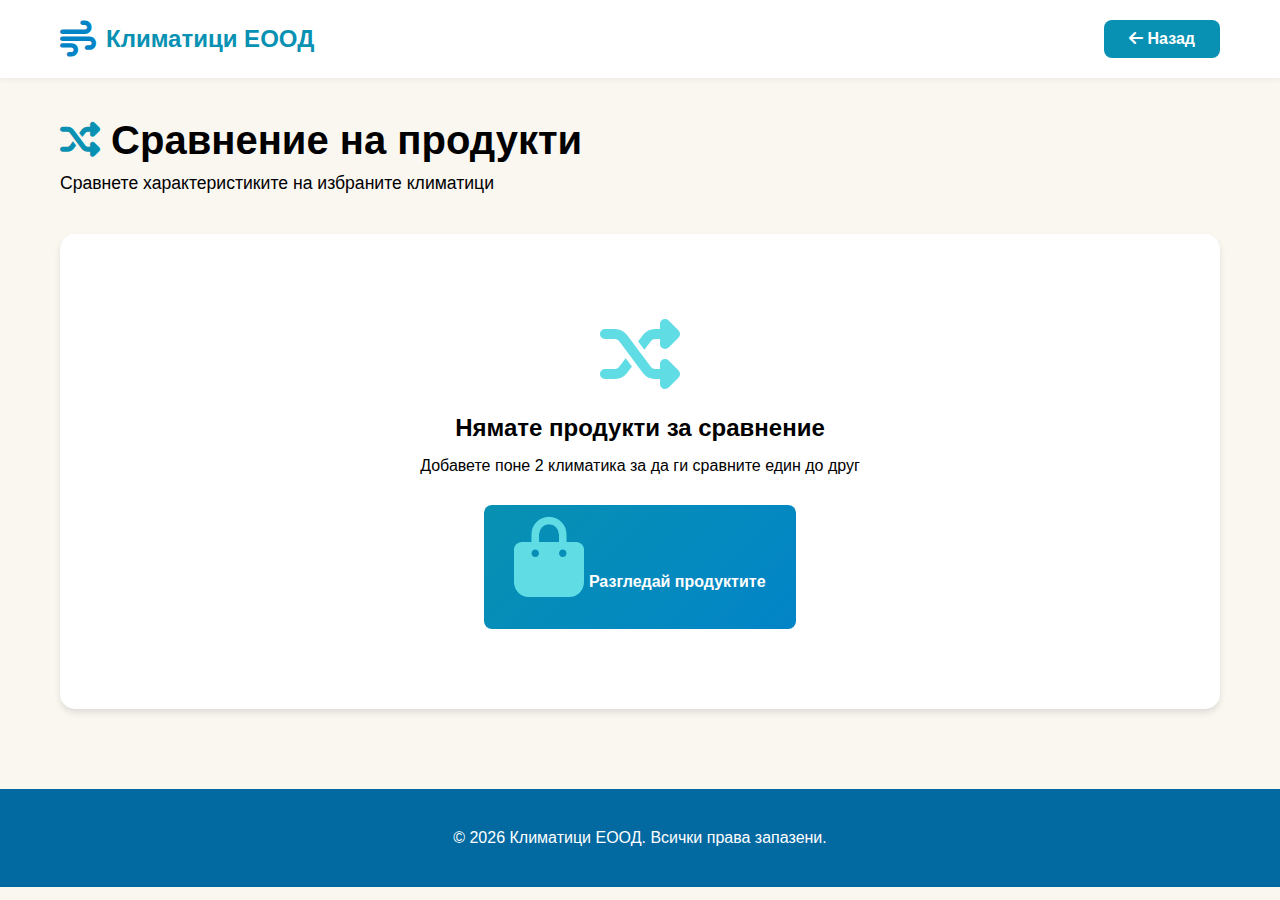
<file: compare.html>
<!DOCTYPE html>
<html lang="bg">
<head>
    <meta charset="UTF-8">
    <meta name="viewport" content="width=device-width, initial-scale=1.0">
    <title>Сравнение - Климатици ЕООД</title>
    <link rel="stylesheet" href="https://cdnjs.cloudflare.com/ajax/libs/font-awesome/6.4.0/css/all.min.css">
    <style>
        * {
            margin: 0;
            padding: 0;
            box-sizing: border-box;
        }

        body {
            font-family: 'Segoe UI', Tahoma, Geneva, Verdana, sans-serif;
            background: #FAF6F0;
            color: black;
        }

        /* Header */
        .header {
            background: #fff;
            box-shadow: 0 2px 5px rgba(0,0,0,0.05);
        }

        .top-bar {
            display: flex;
            align-items: center;
            justify-content: space-between;
            padding: 20px 60px;
        }

        .logo {
            display: flex;
            align-items: center;
            gap: 10px;
            text-decoration: none;
            color: #0891b2;
            font-size: 24px;
            font-weight: bold;
        }

        .logo i {
            font-size: 36px;
            color: #0284c7;
        }

        .back-btn {
            background: #0891b2;
            color: white;
            padding: 10px 25px;
            border-radius: 8px;
            text-decoration: none;
            font-weight: 600;
            transition: all 0.3s;
        }

        .back-btn:hover {
            background: #0369a1;
            transform: translateY(-2px);
        }

        /* Container */
        .container {
            max-width: 1400px;
            margin: 40px auto;
            padding: 0 60px;
        }

        .page-header {
            margin-bottom: 40px;
        }

        .page-header h1 {
            font-size: 2.5em;
            color: black;
            margin-bottom: 10px;
        }

        .page-header p {
            color: black;
            font-size: 1.1em;
        }

        /* Empty State */
        .empty-state {
            background: white;
            padding: 80px 40px;
            border-radius: 15px;
            text-align: center;
            box-shadow: 0 4px 6px rgba(0,0,0,0.1);
        }

        .empty-state i {
            font-size: 80px;
            color: #5fdce4;
            margin-bottom: 20px;
        }

        .empty-state h2 {
            color: black;
            margin-bottom: 15px;
        }

        .empty-state p {
            color: black;
            margin-bottom: 30px;
        }

        .empty-state .btn {
            background: linear-gradient(135deg, #0891b2, #0284c7);
            color: white;
            padding: 12px 30px;
            border-radius: 8px;
            text-decoration: none;
            font-weight: 600;
            display: inline-block;
            transition: all 0.3s;
        }

        .empty-state .btn:hover {
            transform: translateY(-2px);
        }

        /* Actions Bar */
        .actions-bar {
            background: white;
            padding: 20px;
            border-radius: 12px;
            display: flex;
            justify-content: space-between;
            align-items: center;
            margin-bottom: 30px;
            box-shadow: 0 2px 8px rgba(0,0,0,0.1);
        }

        .items-count {
            font-size: 1.1em;
            color: black;
            font-weight: 600;
        }

        .clear-btn {
            background: #E74C3C;
            color: white;
            padding: 10px 20px;
            border: none;
            border-radius: 8px;
            cursor: pointer;
            font-weight: 600;
            transition: all 0.3s;
        }

        .clear-btn:hover {
            background: #C0392B;
        }

        /* Comparison Table */
        .comparison-wrapper {
            overflow-x: auto;
            background: white;
            border-radius: 15px;
            box-shadow: 0 4px 6px rgba(0,0,0,0.1);
        }

        .comparison-table {
            width: 100%;
            border-collapse: collapse;
            min-width: 800px;
        }

        .comparison-table th,
        .comparison-table td {
            padding: 20px;
            text-align: center;
            border-right: 0.3px solid #1f7f97;
            border-bottom: 0.3px solid #1f7f97;
            border-left: 0.3px solid #1f7f97;
        }

        .comparison-table th {
            background: linear-gradient(135deg, #0891b2, #0284c7);
            color: white;
            font-weight: 600;
            position: sticky;
            top: 0;
            z-index: 10;
        }

        .comparison-table th:first-child {
            text-align: left;
            background: #0891b2;
        }

        .comparison-table tr:nth-child(even) {
            background: #FAF6F0;
        }

        .comparison-table tr:hover {
            background: #e0f2fe;
        }

        .comparison-table td:first-child {
            text-align: left;
            font-weight: 600;
            color: black;
            background: white;
            position: sticky;
            left: 0;
        }

        .product-header {
            padding: 30px 20px !important;
        }

        .product-image {
            width: 150px;
            height: 150px;
            object-fit: cover;
            border-radius: 10px;
            margin: 0 auto 15px;
            display: block;
            background: #FAF6F0;
        }

        .product-brand {
            color: #0891b2;
            font-weight: 600;
            font-size: 0.9em;
            margin-bottom: 5px;
        }

        .product-name {
            color: black;
            font-size: 1em;
            margin-bottom: 10px;
            font-weight: 600;
        }

        .product-price {
            font-size: 1.5em;
            color: #0284c7;
            font-weight: bold;
            margin-bottom: 15px;
        }

        .remove-btn {
            background: #E74C3C;
            color: white;
            padding: 8px 15px;
            border: none;
            border-radius: 6px;
            cursor: pointer;
            font-size: 0.9em;
            transition: all 0.3s;
        }

        .remove-btn:hover {
            background: #C0392B;
        }

        .spec-value {
            font-size: 1.1em;
            color: black;
        }

        .spec-icon {
            color: #0284c7;
            margin-right: 5px;
        }

        .badge {
            display: inline-block;
            padding: 5px 10px;
            border-radius: 12px;
            font-size: 0.85em;
            font-weight: 600;
        }

        .badge-yes {
            background: #d4edda;
            color: #155724;
        }

        .badge-no {
            background: #f8d7da;
            color: #721c24;
        }

        /* Footer */
        .footer {
            background: #0369a1;
            color: white;
            padding: 40px 60px;
            text-align: center;
            margin-top: 80px;
        }

        /* Responsive */
        @media (max-width: 968px) {
            .top-bar, .container, .footer {
                padding-left: 20px;
                padding-right: 20px;
            }

            .actions-bar {
                flex-direction: column;
                gap: 15px;
            }
        }
    </style>
</head>
<body>

<!-- Header -->
<div class="header">
    <div class="top-bar">
        <a href="index.html" class="logo">
            <i class="fas fa-wind"></i>
            <span>Климатици ЕООД</span>
        </a>
        <a href="products.html" class="back-btn">
            <i class="fas fa-arrow-left"></i> Назад
        </a>
    </div>
</div>

<!-- Container -->
<div class="container">
    
    <!-- Page Header -->
    <div class="page-header">
        <h1><i class="fas fa-random" style="color: #0891b2;"></i> Сравнение на продукти</h1>
        <p>Сравнете характеристиките на избраните климатици</p>
    </div>

    <!-- Actions Bar -->
    <div class="actions-bar" id="actionsBar" style="display: none;">
        <div class="items-count" id="itemsCount">0 продукта</div>
        <button class="clear-btn" onclick="clearAllCompare()">
            <i class="fas fa-trash"></i> Изчисти всички
        </button>
    </div>

    <!-- Empty State -->
    <div class="empty-state" id="emptyState">
        <i class="fas fa-random"></i>
        <h2>Нямате продукти за сравнение</h2>
        <p>Добавете поне 2 климатика за да ги сравните един до друг</p>
        <a href="products.html" class="btn">
            <i class="fas fa-shopping-bag"></i> Разгледай продуктите
        </a>
    </div>

    <!-- Comparison Table -->
    <div class="comparison-wrapper" id="comparisonWrapper" style="display: none;">
        <table class="comparison-table" id="comparisonTable">
            <thead>
                <tr>
                    <th>Характеристика</th>
                    <!-- Product columns will be added here -->
                </tr>
            </thead>
            <tbody id="comparisonBody">
                <!-- Comparison rows will be added here -->
            </tbody>
        </table>
    </div>

</div>

<!-- Footer -->
<footer class="footer">
    <p>&copy; 2026 Климатици ЕООД. Всички права запазени.</p>
</footer>

<script src="assets/js/compare.js"></script>
<script>
    // Load and display comparison
    function loadComparison() {
        const compareList = Compare.getCompareList();
        const emptyState = document.getElementById('emptyState');
        const comparisonWrapper = document.getElementById('comparisonWrapper');
        const actionsBar = document.getElementById('actionsBar');
        const itemsCount = document.getElementById('itemsCount');

        if (compareList.length === 0) {
            emptyState.style.display = 'block';
            comparisonWrapper.style.display = 'none';
            actionsBar.style.display = 'none';
        } else {
            emptyState.style.display = 'none';
            comparisonWrapper.style.display = 'block';
            actionsBar.style.display = 'flex';
            itemsCount.textContent = `${compareList.length} ${compareList.length === 1 ? 'продукт' : 'продукта'}`;
            
            renderComparisonTable(compareList);
        }
    }

    // Render comparison table
    function renderComparisonTable(products) {
        const table = document.getElementById('comparisonTable');
        const tbody = document.getElementById('comparisonBody');

        // Add product columns to header
        const headerRow = table.querySelector('thead tr');
        headerRow.innerHTML = '<th>Характеристика</th>';
        products.forEach(product => {
            headerRow.innerHTML += '<th></th>';
        });

        // Helper: Check if at least one product has valid value
        function hasValidValue(products, field) {
            return products.some(p => {
                const value = p[field];
                return value && value !== 'N/A' && value !== '' && value !== null && value !== undefined;
            });
        }

        // Build comparison rows (all possible rows)
        const allRows = [
            // Product Info Row (always show)
            {
                label: '',
                values: products.map(p => `
                    <div class="product-header">
                        <img src="${p.main_image_url}" alt="${p.product_name}" class="product-image">
                        <div class="product-brand">${p.brand}</div>
                        <div class="product-name">${p.product_name}</div>
                        <div class="product-price">${p.price} €</div>
                        <button class="remove-btn" onclick="removeFromCompare(${p.product_id})">
                            <i class="fas fa-times"></i> Премахни
                        </button>
                    </div>
                `),
                alwaysShow: true
            },
            // Price (always show) - ДОБАВЕН РЕД
            {
                label: '<i class="spec-icon fas fa-tag"></i> Цена',
                values: products.map(p => `<span class="spec-value" style="color: #0891b2; font-size: 18px; font-weight: 600;">${parseFloat(p.price).toFixed(2)} €</span>`),
                alwaysShow: true
            },
            // BTU (always show)
            {
                label: '<i class="spec-icon fas fa-fan"></i> BTU капацитет',
                values: products.map(p => `<span class="spec-value">${p.btu_capacity} BTU</span>`),
                alwaysShow: true
            },
            // Energy class (always show)
            {
                label: '<i class="spec-icon fas fa-leaf"></i> Енергиен клас',
                values: products.map(p => `<span class="spec-value">${p.energy_class}</span>`),
                alwaysShow: true
            },
            // Cooling capacity (show only if has data)
            {
                label: '<i class="spec-icon fas fa-snowflake"></i> Охлаждане',
                values: products.map(p => `<span class="spec-value">${p.cooling_capacity || 'N/A'} kW</span>`),
                field: 'cooling_capacity'
            },
            // Heating capacity (show only if has data)
            {
                label: '<i class="spec-icon fas fa-fire"></i> Отопление',
                values: products.map(p => `<span class="spec-value">${p.heating_capacity || 'N/A'} kW</span>`),
                field: 'heating_capacity'
            },
            // Indoor noise (show only if has data)
            {
                label: '<i class="spec-icon fas fa-volume-down"></i> Шум вътре',
                values: products.map(p => `<span class="spec-value">${p.noise_level_indoor || 'N/A'} dB</span>`),
                field: 'noise_level_indoor'
            },
            // Outdoor noise (show only if has data)
            {
                label: '<i class="spec-icon fas fa-volume-up"></i> Шум вън',
                values: products.map(p => `<span class="spec-value">${p.noise_level_outdoor || 'N/A'} dB</span>`),
                field: 'noise_level_outdoor'
            },
            // Weight (show only if has data)
            {
                label: '<i class="spec-icon fas fa-weight"></i> Тегло',
                values: products.map(p => `<span class="spec-value">${p.weight || 'N/A'} kg</span>`),
                field: 'weight'
            },
            // Dimensions (show only if has data)
            {
                label: '<i class="spec-icon fas fa-ruler-combined"></i> Размери',
                values: products.map(p => `<span class="spec-value">${p.dimensions || 'N/A'}</span>`),
                field: 'dimensions'
            },
            // Refrigerant (show only if has data)
            {
                label: '<i class="spec-icon fas fa-flask"></i> Хладилен агент',
                values: products.map(p => `<span class="spec-value">${p.refrigerant || 'N/A'}</span>`),
                field: 'refrigerant'
            },
            // WiFi (show only if at least one has wifi)
            {
                label: '<i class="spec-icon fas fa-wifi"></i> Wi-Fi',
                values: products.map(p => `
                    <span class="badge ${p.wifi_enabled ? 'badge-yes' : 'badge-no'}">
                        ${p.wifi_enabled ? 'Да' : 'Не'}
                    </span>
                `),
                field: 'wifi_enabled'
            }
        ];

        // Filter: Show only rows that have valid data OR are marked as alwaysShow
        const rows = allRows.filter(row => {
            if (row.alwaysShow) return true;
            if (!row.field) return true;
            return hasValidValue(products, row.field);
        });

        tbody.innerHTML = rows.map(row => `
            <tr>
                <td>${row.label}</td>
                ${row.values.map(val => `<td>${val}</td>`).join('')}
            </tr>
        `).join('');
    }

    // Remove from compare
    function removeFromCompare(productId) {
        Compare.removeFromCompare(productId);
        loadComparison();
    }

    // Clear all
    function clearAllCompare() {
        if (confirm('Сигурни ли сте, че искате да изчистите всички продукти за сравнение?')) {
            Compare.clearCompare();
            loadComparison();
        }
    }

    // Listen for compare updates
    window.addEventListener('compareUpdated', () => {
        loadComparison();
    });

    // Initial load
    window.addEventListener('DOMContentLoaded', loadComparison);
</script>

</body>
</html>
</file>
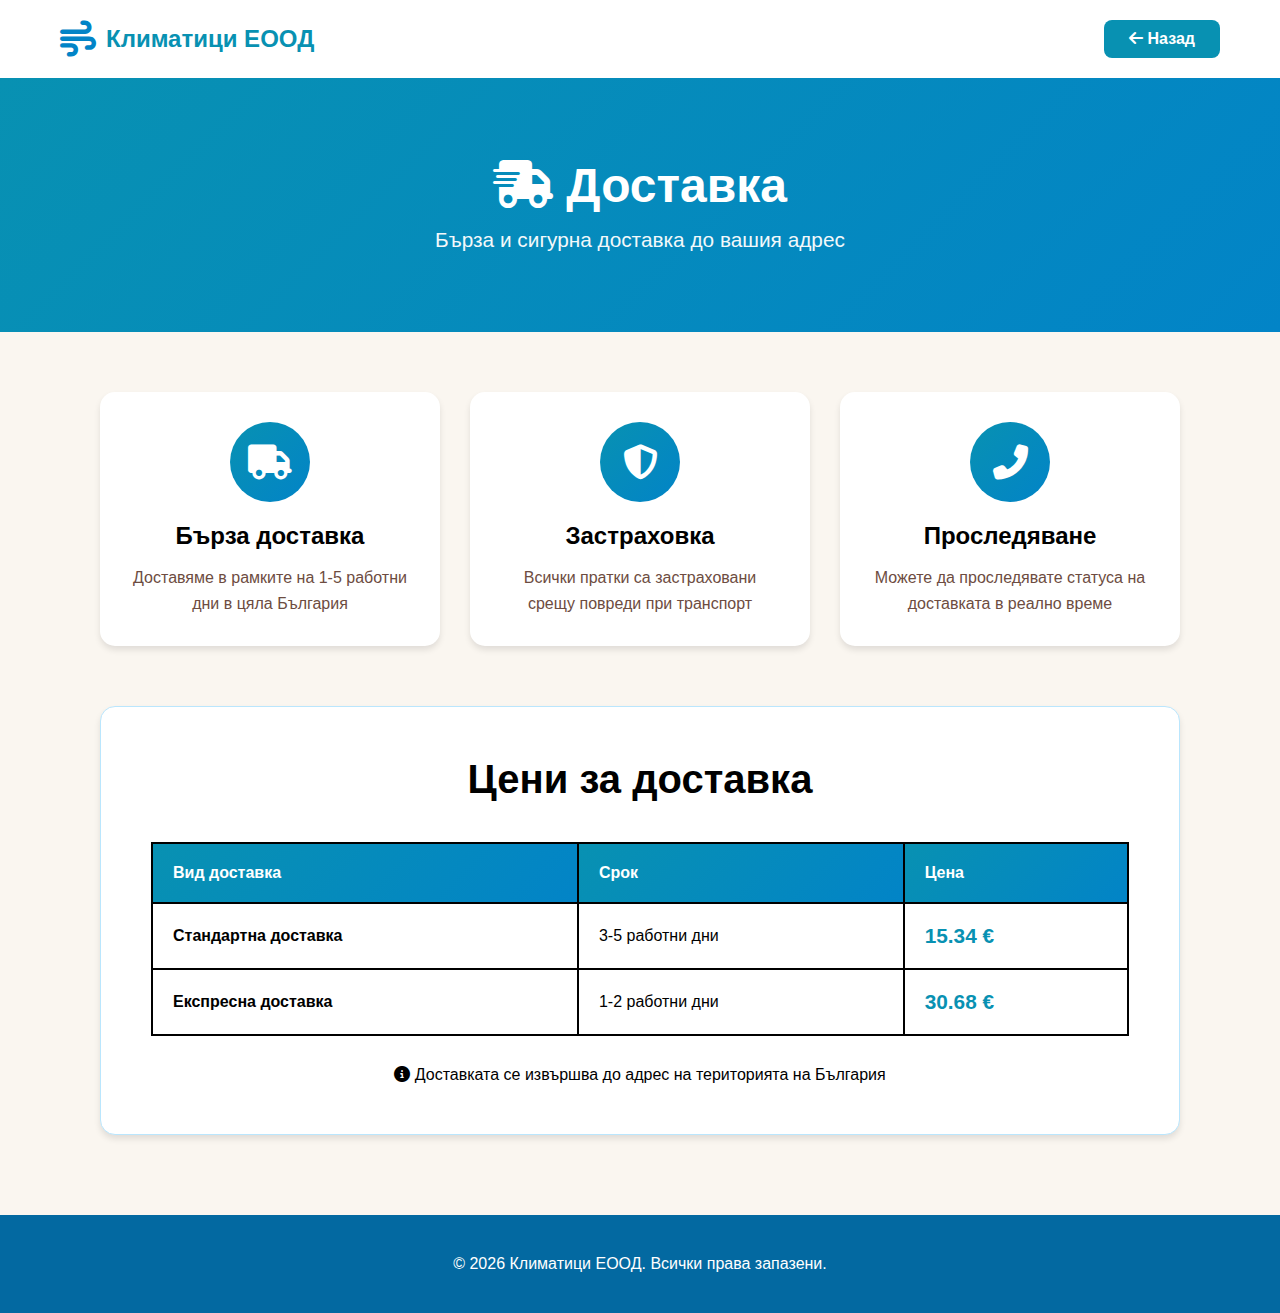
<file: delivery.html>
<!DOCTYPE html>
<html lang="bg">
<head>
    <meta charset="UTF-8">
    <meta name="viewport" content="width=device-width, initial-scale=1.0">
    <title>Доставка - Климатици ЕООД</title>
    <link rel="stylesheet" href="https://cdnjs.cloudflare.com/ajax/libs/font-awesome/6.4.0/css/all.min.css">
    <style>
        * {
            margin: 0;
            padding: 0;
            box-sizing: border-box;
        }

        body {
            font-family: 'Segoe UI', Tahoma, Geneva, Verdana, sans-serif;
            background: #FAF6F0;
            color: black;
        }

        /* Header */
        .header {
            background: #fff;
            box-shadow: 0 2px 5px rgba(0,0,0,0.05);
        }

        .top-bar {
            display: flex;
            align-items: center;
            justify-content: space-between;
            padding: 20px 60px;
        }

        .logo {
            display: flex;
            align-items: center;
            gap: 10px;
            text-decoration: none;
            color: #0891b2;
            font-size: 24px;
            font-weight: bold;
        }

        .logo i {
            font-size: 36px;
            color: #0284c7;
        }

        .back-btn {
            background: #0891b2;
            color: white;
            padding: 10px 25px;
            border-radius: 8px;
            text-decoration: none;
            font-weight: 600;
            transition: all 0.3s;
        }

        .back-btn:hover {
            background: #0369a1;
            transform: translateY(-2px);
        }

        /* Hero */
        .hero {
            background: linear-gradient(135deg, #0891b2 0%, #0284c7 100%);
            color: white;
            padding: 80px 60px;
            text-align: center;
        }

        .hero h1 {
            font-size: 3em;
            margin-bottom: 15px;
        }

        .hero p {
            font-size: 1.3em;
            opacity: 0.95;
        }

        /* Container */
        .container {
            max-width: 1200px;
            margin: 60px auto;
            padding: 0 60px;
        }

        /* Info Cards */
        .info-grid {
            display: grid;
            grid-template-columns: repeat(3, 1fr);
            gap: 30px;
            margin-bottom: 60px;
        }

        .info-card {
            background: white;
            padding: 30px;
            border-radius: 15px;
            box-shadow: 0 4px 6px rgba(0,0,0,0.1);
            text-align: center;
            transition: all 0.3s;
        }

        .info-card:hover {
            transform: translateY(-5px);
            box-shadow: 0 10px 20px rgba(0,0,0,0.15);
        }

        .info-icon {
            width: 80px;
            height: 80px;
            background: linear-gradient(135deg, #0891b2, #0284c7);
            border-radius: 50%;
            display: flex;
            align-items: center;
            justify-content: center;
            margin: 0 auto 20px;
            font-size: 35px;
            color: white;
        }

        .info-card h3 {
            font-size: 1.5em;
            color: black;
            margin-bottom: 15px;
        }

        .info-card p {
            color: #6D4C41;
            line-height: 1.6;
        }

        /* Pricing Section */
        .pricing-section {
            background: white;
            padding: 50px;
            border-radius: 15px;
            box-shadow: 0 4px 6px rgba(0,0,0,0.1);
            margin-bottom: 60px;
            border: 1px solid #bae6fd;
        }

        .pricing-section h2 {
            font-size: 2.5em;
            color: black;
            margin-bottom: 40px;
            text-align: center;
        }

        .pricing-table {
            width: 100%;
            border-collapse: collapse;
            
        }

        .pricing-table th,
        .pricing-table td {
            padding: 20px;
            text-align: left;
            border: 2px solid black;
            
        }

        .pricing-table th {
            background: linear-gradient(135deg, #0891b2, #0284c7);
            color: white;
            font-weight: 600;
        }

        .pricing-table tr:hover {
            background: #e0f2fe;
        }

        .price {
            font-size: 1.3em;
            font-weight: bold;
            color: #0891b2;
        }

        /* Footer */
        .footer {
            background: #0369a1;
            color: white;
            padding: 40px 60px;
            text-align: center;
            margin-top: 80px;
        }

        /* Responsive */
        @media (max-width: 968px) {
            .top-bar, .hero, .container, .footer {
                padding-left: 20px;
                padding-right: 20px;
            }

            .hero h1 {
                font-size: 2em;
            }

            .info-grid {
                grid-template-columns: 1fr;
            }
        }
    </style>
</head>
<body>

<!-- Header -->
<div class="header">
    <div class="top-bar">
        <a href="index.html" class="logo">
            <i class="fas fa-wind"></i>
            <span>Климатици ЕООД</span>
        </a>
        <a href="index.html" class="back-btn">
            <i class="fas fa-arrow-left"></i> Назад
        </a>
    </div>
</div>

<!-- Hero -->
<section class="hero">
    <h1><i class="fas fa-shipping-fast"></i> Доставка</h1>
    <p>Бърза и сигурна доставка до вашия адрес</p>
</section>

<!-- Container -->
<div class="container">
    
    <!-- Info Cards -->
    <div class="info-grid">
        <div class="info-card">
            <div class="info-icon">
                <i class="fas fa-truck"></i>
            </div>
            <h3>Бърза доставка</h3>
            <p>Доставяме в рамките на 1-5 работни дни в цяла България</p>
        </div>

        <div class="info-card">
            <div class="info-icon">
                <i class="fas fa-shield-alt"></i>
            </div>
            <h3>Застраховка</h3>
            <p>Всички пратки са застраховани срещу повреди при транспорт</p>
        </div>

        <div class="info-card">
            <div class="info-icon">
                <i class="fas fa-phone-alt"></i>
            </div>
            <h3>Проследяване</h3>
            <p>Можете да проследявате статуса на доставката в реално време</p>
        </div>
    </div>

    <!-- Pricing -->
    <div class="pricing-section">
        <h2>Цени за доставка</h2>
        <table class="pricing-table">
            <thead>
                <tr>
                    <th>Вид доставка</th>
                    <th>Срок</th>
                    <th>Цена</th>
                </tr>
            </thead>
            <tbody>
                <tr>
                    <td><strong>Стандартна доставка</strong></td>
                    <td>3-5 работни дни</td>
                    <td class="price">15.34 €</td>
                </tr>
                <tr>
                    <td><strong>Експресна доставка</strong></td>
                    <td>1-2 работни дни</td>
                    <td class="price">30.68 €</td>
                </tr>
            </tbody>
        </table>

        <p style="text-align: center; margin-top: 30px; color: black;">
            <i class="fas fa-info-circle"></i> Доставката се извършва до адрес на територията на България
        </p>
    </div>

</div>

<!-- Footer -->
<footer class="footer">
    <p>&copy; 2026 Климатици ЕООД. Всички права запазени.</p>
</footer>

</body>
</html>
</file>
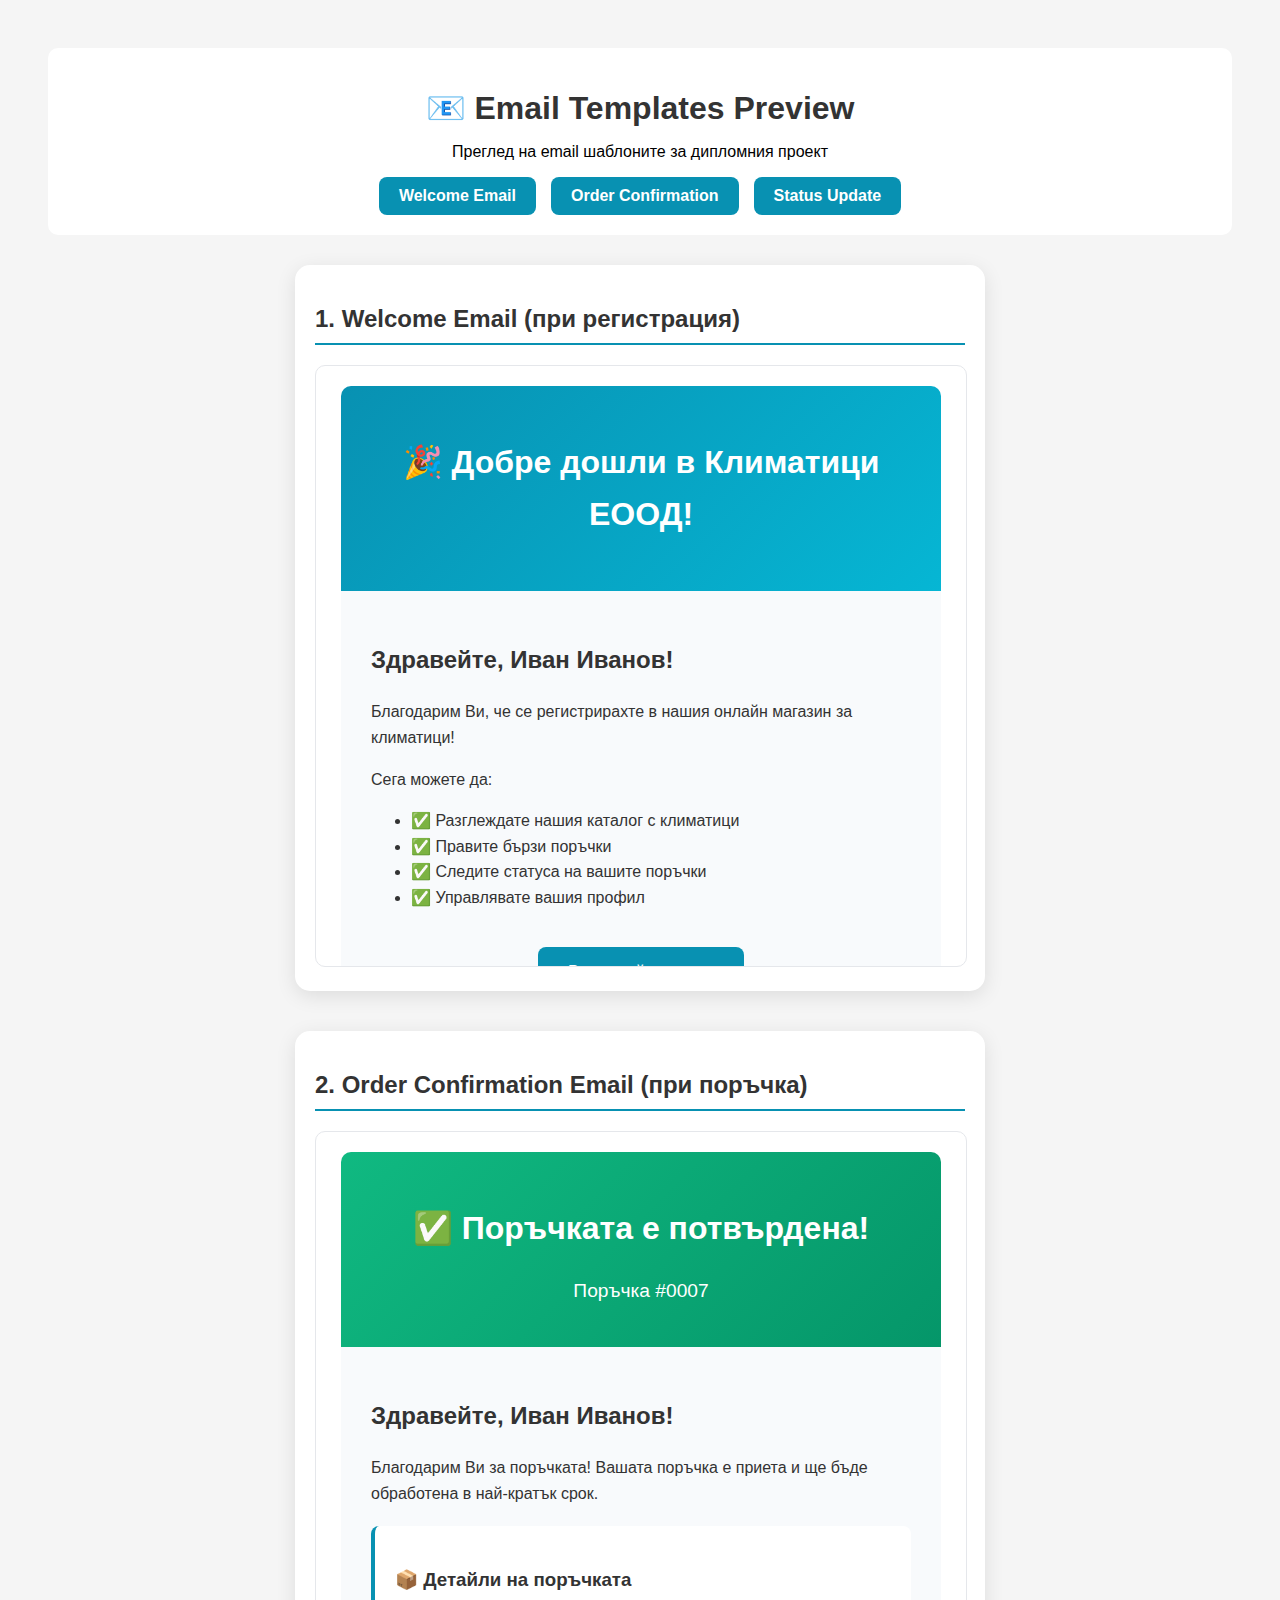
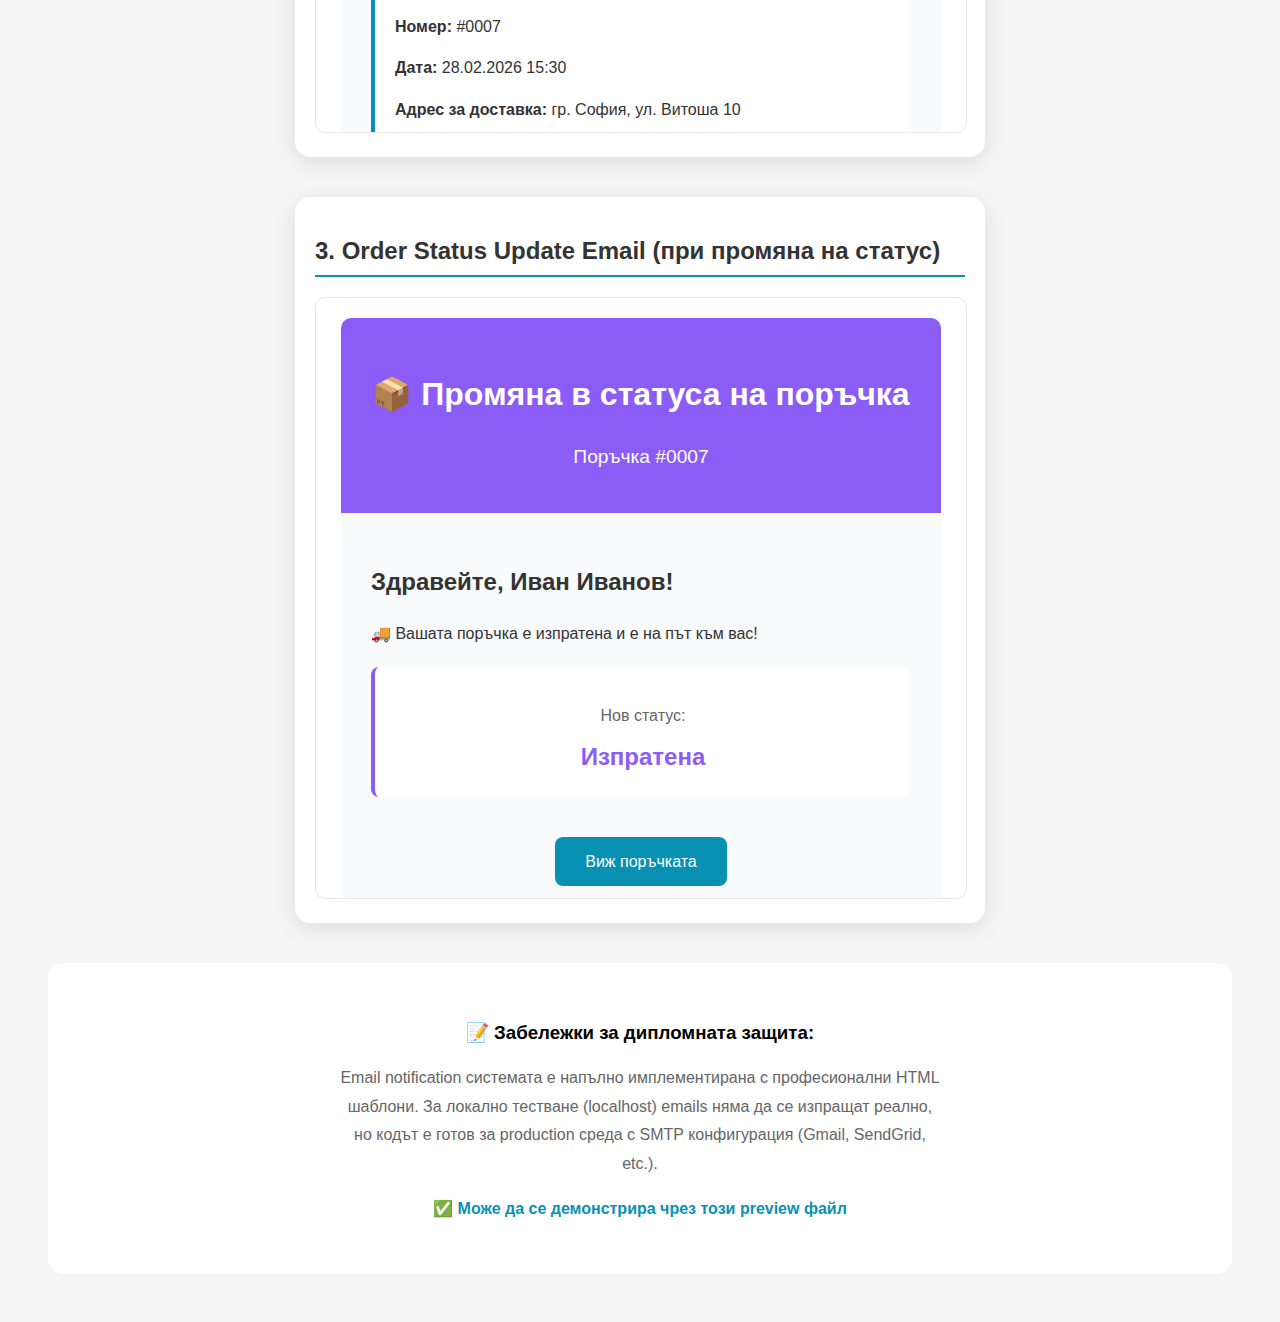
<file: email-templates-preview.html>
<!DOCTYPE html>
<html>
<head>
    <meta charset="UTF-8">
    <title>Email Templates Preview</title>
    <style>
        body {
            font-family: Arial, sans-serif;
            background: #f5f5f5;
            padding: 40px;
        }
        .preview-header {
            background: white;
            padding: 20px;
            margin-bottom: 30px;
            border-radius: 10px;
            text-align: center;
        }
        .preview-header h1 {
            color: #333;
            margin-bottom: 10px;
        }
        .preview-nav {
            display: flex;
            gap: 15px;
            justify-content: center;
            flex-wrap: wrap;
        }
        .preview-btn {
            background: #0891b2;
            color: white;
            padding: 10px 20px;
            border-radius: 8px;
            text-decoration: none;
            font-weight: 600;
        }
        .preview-btn:hover {
            background: #0e7490;
        }
        .email-preview {
            max-width: 650px;
            margin: 0 auto 40px;
            background: white;
            padding: 20px;
            border-radius: 15px;
            box-shadow: 0 5px 20px rgba(0,0,0,0.1);
        }
        .email-preview h2 {
            color: #333;
            margin-bottom: 20px;
            padding-bottom: 10px;
            border-bottom: 2px solid #0891b2;
        }
        iframe {
            width: 100%;
            height: 600px;
            border: 1px solid #e5e7eb;
            border-radius: 10px;
        }
    </style>
</head>
<body>
    <div class="preview-header">
        <h1>📧 Email Templates Preview</h1>
        <p>Преглед на email шаблоните за дипломния проект</p>
        <div class="preview-nav">
            <a href="#welcome" class="preview-btn">Welcome Email</a>
            <a href="#order-confirmation" class="preview-btn">Order Confirmation</a>
            <a href="#status-update" class="preview-btn">Status Update</a>
        </div>
    </div>

    <!-- Welcome Email -->
    <div class="email-preview" id="welcome">
        <h2>1. Welcome Email (при регистрация)</h2>
        <iframe srcdoc='
<!DOCTYPE html>
<html>
<head>
    <meta charset="UTF-8">
    <style>
        body { font-family: Arial, sans-serif; line-height: 1.6; color: #333; margin: 0; padding: 20px; }
        .container { max-width: 600px; margin: 0 auto; }
        .header { background: linear-gradient(135deg, #0891b2 0%, #06b6d4 100%); color: white; padding: 30px; text-align: center; border-radius: 10px 10px 0 0; }
        .content { background: #f8fafc; padding: 30px; }
        .button { display: inline-block; background: #0891b2; color: white; padding: 12px 30px; text-decoration: none; border-radius: 8px; margin: 20px 0; }
        .footer { background: #333; color: white; padding: 20px; text-align: center; font-size: 14px; border-radius: 0 0 10px 10px; }
    </style>
</head>
<body>
    <div class="container">
        <div class="header">
            <h1>🎉 Добре дошли в Климатици ЕООД!</h1>
        </div>
        <div class="content">
            <h2>Здравейте, Иван Иванов!</h2>
            <p>Благодарим Ви, че се регистрирахте в нашия онлайн магазин за климатици!</p>
            <p>Сега можете да:</p>
            <ul>
                <li>✅ Разглеждате нашия каталог с климатици</li>
                <li>✅ Правите бързи поръчки</li>
                <li>✅ Следите статуса на вашите поръчки</li>
                <li>✅ Управлявате вашия профил</li>
            </ul>
            <p style="text-align: center;">
                <a href="#" class="button">Разгледай каталога</a>
            </p>
            <p>Ако имате въпроси, не се колебайте да се свържете с нас на <a href="mailto:info@klimatici.com">info@klimatici.com</a></p>
        </div>
        <div class="footer">
            <p><strong>Климатици ЕООД</strong></p>
            <p>гр. София, ул. Примерна 1</p>
            <p>Телефон: +359 2 XXX XXXX | Email: info@klimatici.com</p>
        </div>
    </div>
</body>
</html>
        '></iframe>
    </div>

    <!-- Order Confirmation Email -->
    <div class="email-preview" id="order-confirmation">
        <h2>2. Order Confirmation Email (при поръчка)</h2>
        <iframe srcdoc='
<!DOCTYPE html>
<html>
<head>
    <meta charset="UTF-8">
    <style>
        body { font-family: Arial, sans-serif; line-height: 1.6; color: #333; margin: 0; padding: 20px; }
        .container { max-width: 600px; margin: 0 auto; }
        .header { background: linear-gradient(135deg, #10b981 0%, #059669 100%); color: white; padding: 30px; text-align: center; border-radius: 10px 10px 0 0; }
        .content { background: #f8fafc; padding: 30px; }
        .order-box { background: white; padding: 20px; border-radius: 8px; margin: 20px 0; border-left: 4px solid #0891b2; }
        table { width: 100%; border-collapse: collapse; margin: 20px 0; }
        th, td { padding: 12px; text-align: left; border-bottom: 1px solid #e5e7eb; }
        th { background: #f8fafc; font-weight: 600; }
        .total-row { font-size: 1.2em; font-weight: bold; background: #f0f9ff; }
        .button { display: inline-block; background: #0891b2; color: white; padding: 12px 30px; text-decoration: none; border-radius: 8px; margin: 20px 0; }
        .footer { background: #333; color: white; padding: 20px; text-align: center; font-size: 14px; border-radius: 0 0 10px 10px; }
    </style>
</head>
<body>
    <div class="container">
        <div class="header">
            <h1>✅ Поръчката е потвърдена!</h1>
            <p style="font-size: 1.2em; margin: 10px 0;">Поръчка #0007</p>
        </div>
        <div class="content">
            <h2>Здравейте, Иван Иванов!</h2>
            <p>Благодарим Ви за поръчката! Вашата поръчка е приета и ще бъде обработена в най-кратък срок.</p>
            
            <div class="order-box">
                <h3>📦 Детайли на поръчката</h3>
                <p><strong>Номер:</strong> #0007</p>
                <p><strong>Дата:</strong> 28.02.2026 15:30</p>
                <p><strong>Адрес за доставка:</strong> гр. София, ул. Витоша 10</p>
            </div>
            
            <h3>🛒 Поръчани продукти:</h3>
            <table>
                <thead>
                    <tr>
                        <th>Продукт</th>
                        <th style="text-align: center;">Количество</th>
                        <th style="text-align: right;">Цена</th>
                        <th style="text-align: right;">Общо</th>
                    </tr>
                </thead>
                <tbody>
                    <tr>
                        <td>Panasonic CS-TZ35ZKEW Etherea</td>
                        <td style="text-align: center;">1</td>
                        <td style="text-align: right;">1499.00 лв</td>
                        <td style="text-align: right;"><strong>1499.00 лв</strong></td>
                    </tr>
                    <tr class="total-row">
                        <td colspan="3">Обща сума:</td>
                        <td style="text-align: right;">1559.00 лв</td>
                    </tr>
                </tbody>
            </table>
            
            <p style="text-align: center;">
                <a href="#" class="button">Виж поръчката</a>
            </p>
            
            <p><strong>Очаквайте потвърждение от нашия екип в рамките на 24 часа.</strong></p>
            <p>При въпроси се свържете с нас на <a href="mailto:info@klimatici.com">info@klimatici.com</a></p>
        </div>
        <div class="footer">
            <p><strong>Климатици ЕООД</strong></p>
            <p>гр. София, ул. Примерна 1</p>
            <p>Телефон: +359 2 XXX XXXX | Email: info@klimatici.com</p>
        </div>
    </div>
</body>
</html>
        '></iframe>
    </div>

    <!-- Status Update Email -->
    <div class="email-preview" id="status-update">
        <h2>3. Order Status Update Email (при промяна на статус)</h2>
        <iframe srcdoc='
<!DOCTYPE html>
<html>
<head>
    <meta charset="UTF-8">
    <style>
        body { font-family: Arial, sans-serif; line-height: 1.6; color: #333; margin: 0; padding: 20px; }
        .container { max-width: 600px; margin: 0 auto; }
        .header { background: linear-gradient(135deg, #8b5cf6 0%, #8b5cf6 100%); color: white; padding: 30px; text-align: center; border-radius: 10px 10px 0 0; }
        .content { background: #f8fafc; padding: 30px; }
        .status-box { background: white; padding: 20px; border-radius: 8px; margin: 20px 0; border-left: 4px solid #8b5cf6; text-align: center; }
        .status-label { font-size: 1.5em; font-weight: bold; color: #8b5cf6; }
        .button { display: inline-block; background: #0891b2; color: white; padding: 12px 30px; text-decoration: none; border-radius: 8px; margin: 20px 0; }
        .footer { background: #333; color: white; padding: 20px; text-align: center; font-size: 14px; border-radius: 0 0 10px 10px; }
    </style>
</head>
<body>
    <div class="container">
        <div class="header">
            <h1>📦 Промяна в статуса на поръчка</h1>
            <p style="font-size: 1.2em; margin: 10px 0;">Поръчка #0007</p>
        </div>
        <div class="content">
            <h2>Здравейте, Иван Иванов!</h2>
            <p>🚚 Вашата поръчка е изпратена и е на път към вас!</p>
            
            <div class="status-box">
                <p style="margin-bottom: 10px; color: #666;">Нов статус:</p>
                <div class="status-label">Изпратена</div>
            </div>
            
            <p style="text-align: center;">
                <a href="#" class="button">Виж поръчката</a>
            </p>
            
            <p>При въпроси се свържете с нас на <a href="mailto:info@klimatici.com">info@klimatici.com</a></p>
        </div>
        <div class="footer">
            <p><strong>Климатици ЕООД</strong></p>
            <p>гр. София, ул. Примерна 1</p>
            <p>Телефон: +359 2 XXX XXXX | Email: info@klimatici.com</p>
        </div>
    </div>
</body>
</html>
        '></iframe>
    </div>

    <div style="text-align: center; padding: 40px; background: white; border-radius: 15px; margin-top: 40px;">
        <h3>📝 Забележки за дипломната защита:</h3>
        <p style="color: #666; max-width: 600px; margin: 20px auto; line-height: 1.8;">
            Email notification системата е напълно имплементирана с професионални HTML шаблони.
            За локално тестване (localhost) emails няма да се изпращат реално, но кодът е готов
            за production среда с SMTP конфигурация (Gmail, SendGrid, etc.).
        </p>
        <p style="color: #0891b2; font-weight: 600;">
            ✅ Може да се демонстрира чрез този preview файл
        </p>
    </div>

</body>
</html>
</file>
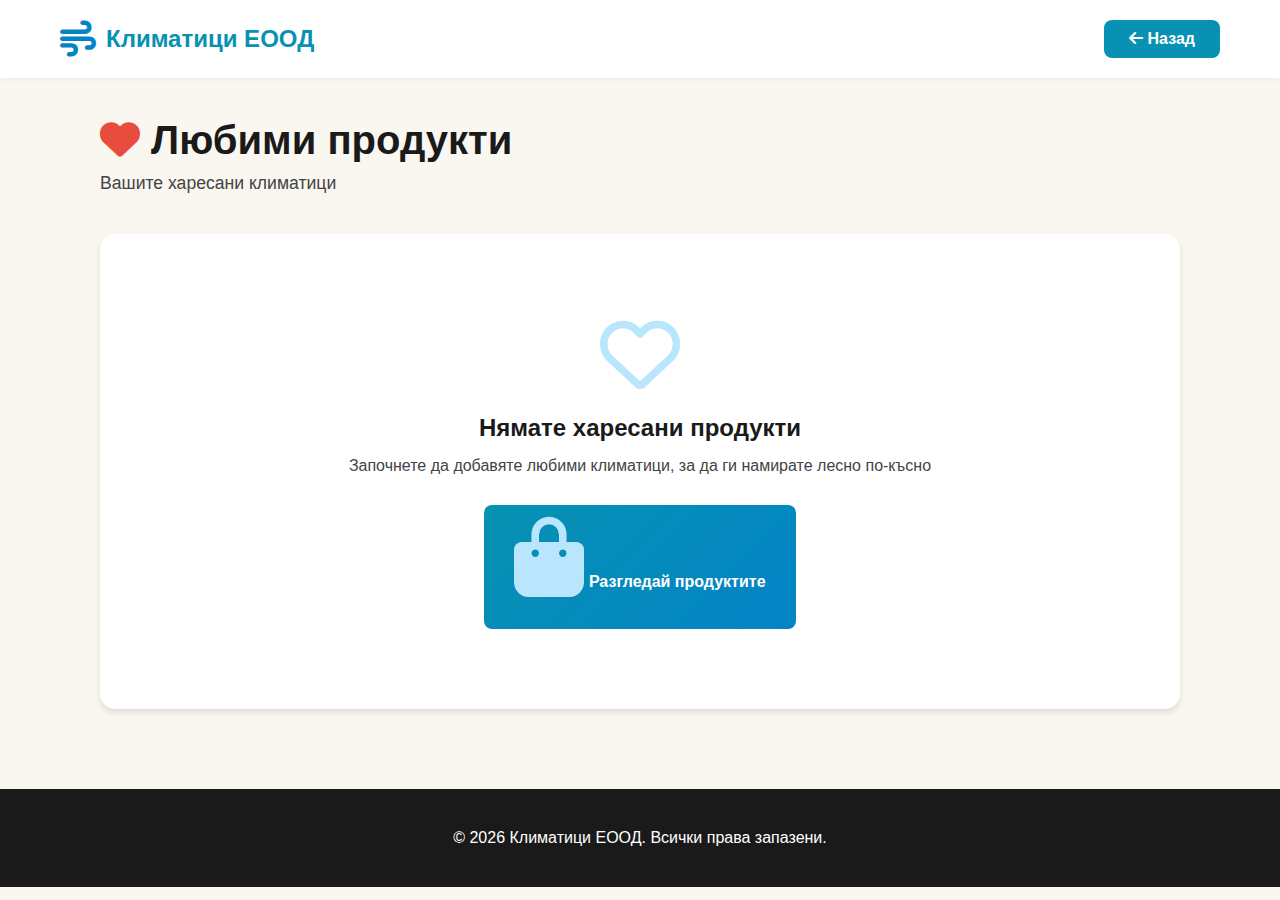
<file: favorites.html>
<!DOCTYPE html>
<html lang="bg">
<head>
    <meta charset="UTF-8">
    <meta name="viewport" content="width=device-width, initial-scale=1.0">
    <title>Любими - Климатици ЕООД</title>
    <link rel="stylesheet" href="https://cdnjs.cloudflare.com/ajax/libs/font-awesome/6.4.0/css/all.min.css">
    <style>
        * {
            margin: 0;
            padding: 0;
            box-sizing: border-box;
        }

        body {
            font-family: 'Segoe UI', Tahoma, Geneva, Verdana, sans-serif;
            background: #FAF6F0;
            color: #1a1a1a;
        }

        /* Header */
        .header {
            background: #fff;
            box-shadow: 0 2px 5px rgba(0,0,0,0.05);
        }

        .top-bar {
            display: flex;
            align-items: center;
            justify-content: space-between;
            padding: 20px 60px;
        }

        .logo {
            display: flex;
            align-items: center;
            gap: 10px;
            text-decoration: none;
            color: #0891b2;
            font-size: 24px;
            font-weight: bold;
        }

        .logo i {
            font-size: 36px;
            color: #0284c7;
        }

        .back-btn {
            background: #0891b2;
            color: white;
            padding: 10px 25px;
            border-radius: 8px;
            text-decoration: none;
            font-weight: 600;
            transition: all 0.3s;
        }

        .back-btn:hover {
            background: #0369a1;
            transform: translateY(-2px);
        }

        /* Container */
        .container {
            max-width: 1200px;
            margin: 40px auto;
            padding: 0 60px;
        }

        .page-header {
            margin-bottom: 40px;
        }

        .page-header h1 {
            font-size: 2.5em;
            color: #1a1a1a;
            margin-bottom: 10px;
        }

        .page-header p {
            color: #444444;
            font-size: 1.1em;
        }

        /* Empty State */
        .empty-state {
            background: white;
            padding: 80px 40px;
            border-radius: 15px;
            text-align: center;
            box-shadow: 0 4px 6px rgba(0,0,0,0.1);
        }

        .empty-state i {
            font-size: 80px;
            color: #bae6fd;
            margin-bottom: 20px;
        }

        .empty-state h2 {
            color: #1a1a1a;
            margin-bottom: 15px;
        }

        .empty-state p {
            color: #444444;
            margin-bottom: 30px;
        }

        .empty-state .btn {
            background: linear-gradient(135deg, #0891b2, #0284c7);
            color: white;
            padding: 12px 30px;
            border-radius: 8px;
            text-decoration: none;
            font-weight: 600;
            display: inline-block;
            transition: all 0.3s;
        }

        .empty-state .btn:hover {
            transform: translateY(-2px);
            box-shadow: 0 5px 15px rgba(255, 136, 0, 0.3);
        }

        /* Products Grid */
        .products-grid {
            display: grid;
            grid-template-columns: repeat(3, 1fr);
            gap: 30px;
        }

        .product-card {
            background: white;
            border-radius: 12px;
            overflow: hidden;
            box-shadow: 0 2px 8px rgba(0,0,0,0.1);
            transition: all 0.3s;
            position: relative;
        }

        .product-card:hover {
            transform: translateY(-5px);
            box-shadow: 0 8px 20px rgba(0,0,0,0.15);
        }

        .product-image {
            width: 100%;
            height: 200px;
            object-fit: cover;
            background: #FAF6F0;
        }

        .product-info {
            padding: 20px;
        }

        .product-brand {
            color: #0891b2;
            font-weight: 600;
            font-size: 0.9em;
            margin-bottom: 5px;
        }

        .product-name {
            font-size: 1.1em;
            color: #1a1a1a;
            margin-bottom: 10px;
            font-weight: 600;
        }

        .product-specs {
            display: flex;
            gap: 15px;
            margin-bottom: 15px;
            font-size: 0.9em;
            color: #444444;
        }

        .spec {
            display: flex;
            align-items: center;
            gap: 5px;
        }

        .spec i {
            color: #0284c7;
        }

        .product-price {
            font-size: 1.8em;
            color: #0891b2;
            font-weight: bold;
            margin-bottom: 15px;
        }

        .product-actions {
            display: flex;
            gap: 10px;
        }

        .btn {
            padding: 10px 20px;
            border-radius: 8px;
            border: none;
            cursor: pointer;
            font-weight: 600;
            transition: all 0.3s;
            text-decoration: none;
            display: inline-block;
            text-align: center;
        }

        .btn-primary {
            background: linear-gradient(135deg, #0891b2, #0284c7);
            color: white;
            flex: 1;
        }

        .btn-primary:hover {
            transform: translateY(-2px);
        }

        .btn-remove {
            background: #E74C3C;
            color: white;
            width: 45px;
        }

        .btn-remove:hover {
            background: #C0392B;
        }

        .actions-bar {
            background: white;
            padding: 20px;
            border-radius: 12px;
            display: flex;
            justify-content: space-between;
            align-items: center;
            margin-bottom: 30px;
            box-shadow: 0 2px 8px rgba(0,0,0,0.1);
        }

        .items-count {
            font-size: 1.1em;
            color: #1a1a1a;
            font-weight: 600;
        }

        .clear-btn {
            background: #E74C3C;
            color: white;
            padding: 10px 20px;
            border: none;
            border-radius: 8px;
            cursor: pointer;
            font-weight: 600;
            transition: all 0.3s;
        }

        .clear-btn:hover {
            background: #C0392B;
        }

        /* Footer */
        .footer {
            background: #1a1a1a;
            color: white;
            padding: 40px 60px;
            text-align: center;
            margin-top: 80px;
        }

        /* Responsive */
        @media (max-width: 968px) {
            .top-bar, .container, .footer {
                padding-left: 20px;
                padding-right: 20px;
            }

            .products-grid {
                grid-template-columns: 1fr;
            }

            .actions-bar {
                flex-direction: column;
                gap: 15px;
            }
        }
    </style>
</head>
<body>

<!-- Header -->
<div class="header">
    <div class="top-bar">
        <a href="index.html" class="logo">
            <i class="fas fa-wind"></i>
            <span>Климатици ЕООД</span>
        </a>
        <a href="products.html" class="back-btn">
            <i class="fas fa-arrow-left"></i> Назад
        </a>
    </div>
</div>

<!-- Container -->
<div class="container">
    
    <!-- Page Header -->
    <div class="page-header">
        <h1><i class="fas fa-heart" style="color: #E74C3C;"></i> Любими продукти</h1>
        <p>Вашите харесани климатици</p>
    </div>

    <!-- Actions Bar (hidden when empty) -->
    <div class="actions-bar" id="actionsBar" style="display: none;">
        <div class="items-count" id="itemsCount">0 продукта</div>
        <button class="clear-btn" onclick="clearAllFavorites()">
            <i class="fas fa-trash"></i> Изчисти всички
        </button>
    </div>

    <!-- Empty State -->
    <div class="empty-state" id="emptyState">
        <i class="far fa-heart"></i>
        <h2>Нямате харесани продукти</h2>
        <p>Започнете да добавяте любими климатици, за да ги намирате лесно по-късно</p>
        <a href="products.html" class="btn">
            <i class="fas fa-shopping-bag"></i> Разгледай продуктите
        </a>
    </div>

    <!-- Products Grid -->
    <div class="products-grid" id="productsGrid"></div>

</div>

<!-- Footer -->
<footer class="footer">
    <p>&copy; 2026 Климатици ЕООД. Всички права запазени.</p>
</footer>

<script src="assets/js/favorites.js"></script>
<script>
    // Load and display favorites
    function loadFavorites() {
        const favorites = Favorites.getFavorites();
        const emptyState = document.getElementById('emptyState');
        const productsGrid = document.getElementById('productsGrid');
        const actionsBar = document.getElementById('actionsBar');
        const itemsCount = document.getElementById('itemsCount');

        if (favorites.length === 0) {
            emptyState.style.display = 'block';
            productsGrid.innerHTML = '';
            actionsBar.style.display = 'none';
        } else {
            emptyState.style.display = 'none';
            actionsBar.style.display = 'flex';
            itemsCount.textContent = `${favorites.length} ${favorites.length === 1 ? 'продукт' : 'продукта'}`;
            
            productsGrid.innerHTML = favorites.map(product => `
                <div class="product-card">
                    <img src="${product.main_image_url}" alt="${product.product_name}" class="product-image">
                    <div class="product-info">
                        <div class="product-brand">${product.brand}</div>
                        <div class="product-name">${product.product_name}</div>
                        <div class="product-specs">
                            <div class="spec">
                                <i class="fas fa-fan"></i>
                                ${product.btu_capacity} BTU
                            </div>
                            <div class="spec">
                                <i class="fas fa-leaf"></i>
                                ${product.energy_class}
                            </div>
                        </div>
                        <div class="product-price">${product.price} €</div>
                        <div class="product-actions">
                            <a href="product-detail.html?id=${product.product_id}" class="btn btn-primary">
                                <i class="fas fa-eye"></i> Виж детайли
                            </a>
                            <button class="btn btn-remove" onclick="removeFavorite(${product.product_id})">
                                <i class="fas fa-trash"></i>
                            </button>
                        </div>
                    </div>
                </div>
            `).join('');
        }
    }

    // Remove favorite
    function removeFavorite(productId) {
        if (confirm('Сигурни ли сте, че искате да премахнете този продукт от любими?')) {
            Favorites.removeFavorite(productId);
            loadFavorites();
        }
    }

    // Clear all favorites
    function clearAllFavorites() {
        if (confirm('Сигурни ли сте, че искате да изчистите всички любими продукти?')) {
            Favorites.clearFavorites();
            loadFavorites();
        }
    }

    // Listen for favorites updates
    window.addEventListener('favoritesUpdated', () => {
        loadFavorites();
    });

    // Initial load
    window.addEventListener('DOMContentLoaded', loadFavorites);
</script>

</body>
</html>
</file>
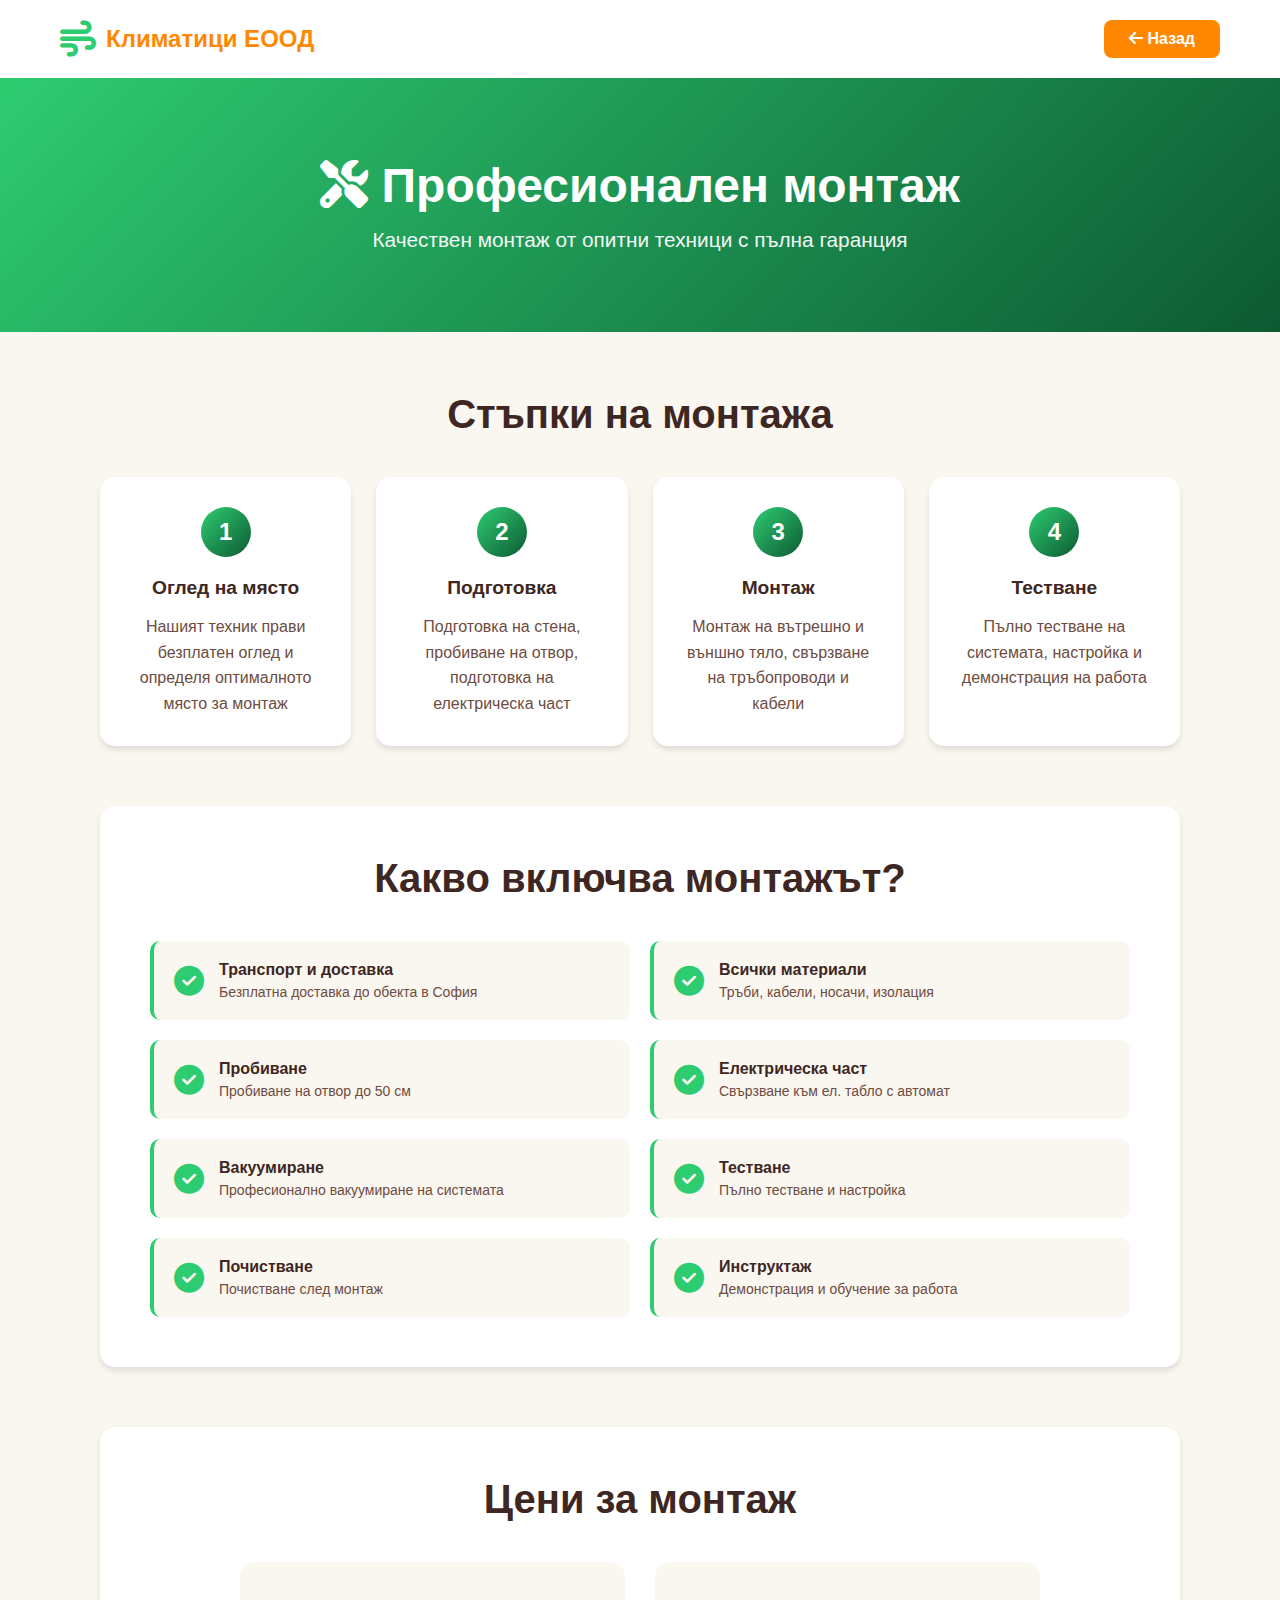
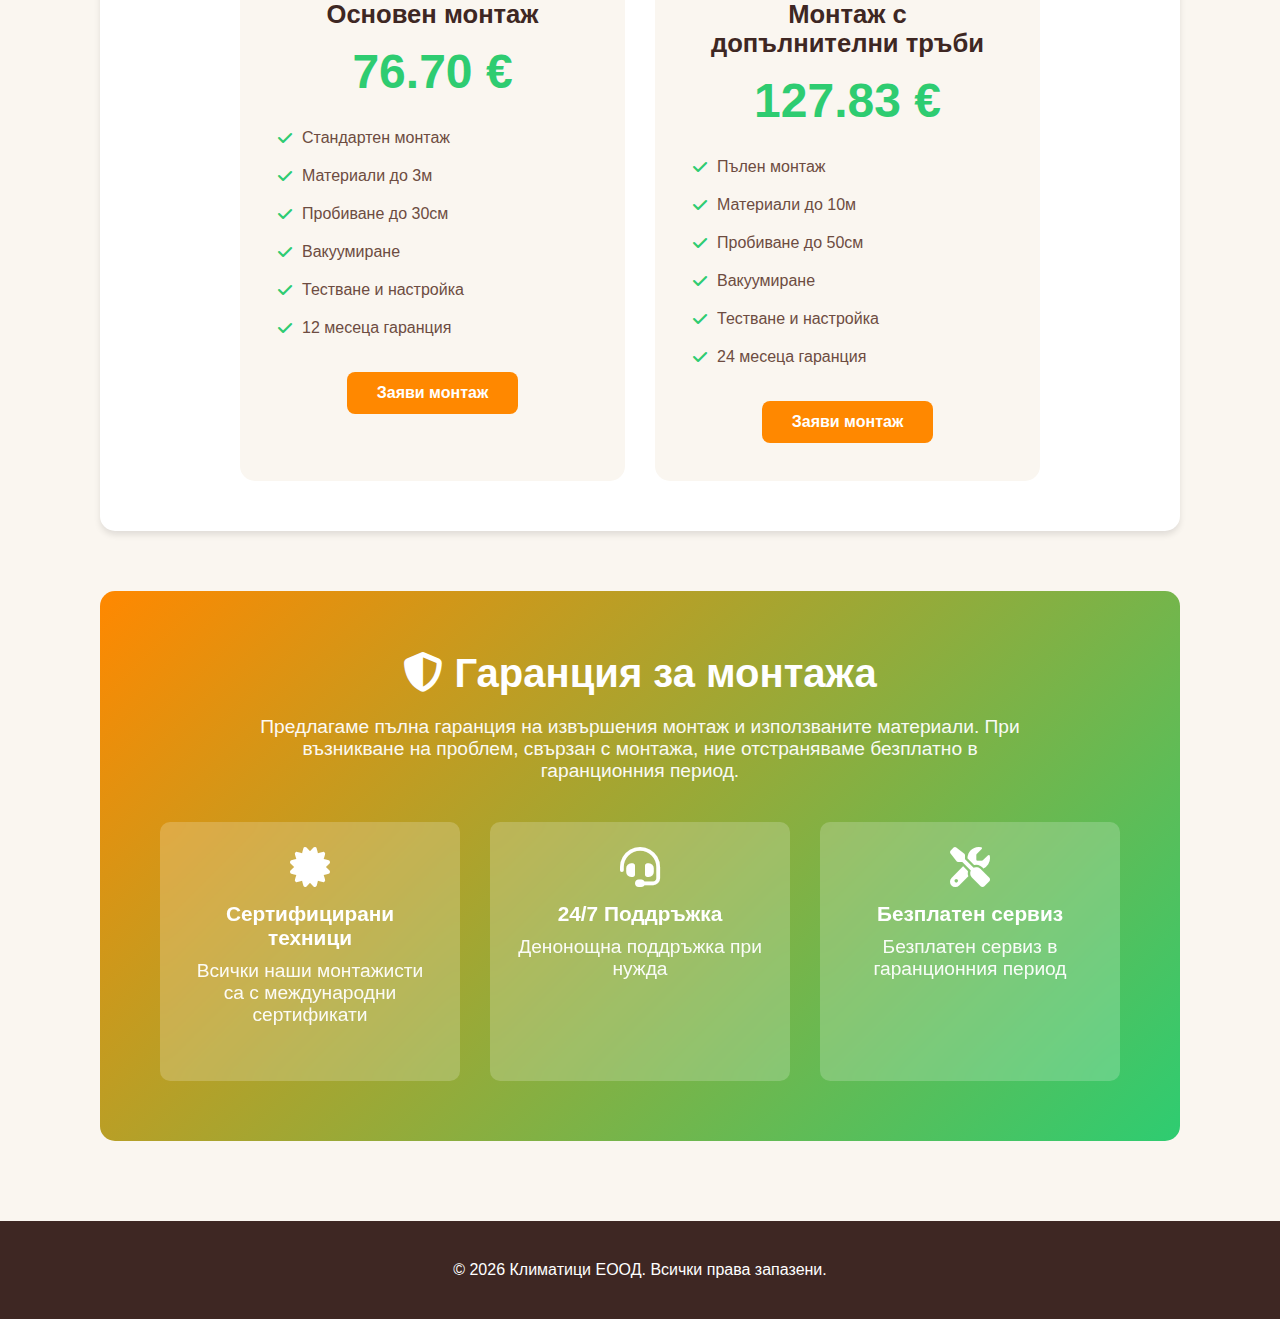
<file: installation.html>
<!DOCTYPE html>
<html lang="bg">
<head>
    <meta charset="UTF-8">
    <meta name="viewport" content="width=device-width, initial-scale=1.0">
    <title>Монтаж - Климатици ЕООД</title>
    <link rel="stylesheet" href="https://cdnjs.cloudflare.com/ajax/libs/font-awesome/6.4.0/css/all.min.css">
    <style>
        * {
            margin: 0;
            padding: 0;
            box-sizing: border-box;
        }

        body {
            font-family: 'Segoe UI', Tahoma, Geneva, Verdana, sans-serif;
            background: #FAF6F0;
            color: #3E2723;
        }

        /* Header */
        .header {
            background: #fff;
            box-shadow: 0 2px 5px rgba(0,0,0,0.05);
        }

        .top-bar {
            display: flex;
            align-items: center;
            justify-content: space-between;
            padding: 20px 60px;
        }

        .logo {
            display: flex;
            align-items: center;
            gap: 10px;
            text-decoration: none;
            color: #FF8800;
            font-size: 24px;
            font-weight: bold;
        }

        .logo i {
            font-size: 36px;
            color: #2ECC71;
        }

        .back-btn {
            background: #FF8800;
            color: white;
            padding: 10px 25px;
            border-radius: 8px;
            text-decoration: none;
            font-weight: 600;
            transition: all 0.3s;
        }

        .back-btn:hover {
            background: #E67700;
            transform: translateY(-2px);
        }

        /* Hero */
        .hero {
            background: linear-gradient(135deg, #2ECC71 0%, #0D5A33 100%);
            color: white;
            padding: 80px 60px;
            text-align: center;
        }

        .hero h1 {
            font-size: 3em;
            margin-bottom: 15px;
        }

        .hero p {
            font-size: 1.3em;
            opacity: 0.95;
        }

        /* Container */
        .container {
            max-width: 1200px;
            margin: 60px auto;
            padding: 0 60px;
        }

        /* Steps Section */
        .steps-section {
            margin-bottom: 60px;
        }

        .steps-section h2 {
            font-size: 2.5em;
            color: #3E2723;
            margin-bottom: 40px;
            text-align: center;
        }

        .steps-grid {
            display: grid;
            grid-template-columns: repeat(4, 1fr);
            gap: 25px;
        }

        .step-card {
            background: white;
            padding: 30px;
            border-radius: 15px;
            box-shadow: 0 4px 6px rgba(0,0,0,0.1);
            text-align: center;
            position: relative;
            transition: all 0.3s;
        }

        .step-card:hover {
            transform: translateY(-5px);
            box-shadow: 0 10px 20px rgba(0,0,0,0.15);
        }

        .step-number {
            width: 50px;
            height: 50px;
            background: linear-gradient(135deg, #2ECC71, #0D5A33);
            color: white;
            border-radius: 50%;
            display: flex;
            align-items: center;
            justify-content: center;
            font-size: 1.5em;
            font-weight: bold;
            margin: 0 auto 20px;
        }

        .step-card h3 {
            color: #3E2723;
            margin-bottom: 15px;
            font-size: 1.2em;
        }

        .step-card p {
            color: #6D4C41;
            line-height: 1.6;
        }

        /* Includes Section */
        .includes-section {
            background: white;
            padding: 50px;
            border-radius: 15px;
            box-shadow: 0 4px 6px rgba(0,0,0,0.1);
            margin-bottom: 60px;
        }

        .includes-section h2 {
            font-size: 2.5em;
            color: #3E2723;
            margin-bottom: 40px;
            text-align: center;
        }

        .includes-grid {
            display: grid;
            grid-template-columns: repeat(2, 1fr);
            gap: 20px;
        }

        .include-item {
            display: flex;
            align-items: center;
            gap: 15px;
            padding: 20px;
            background: #FAF6F0;
            border-radius: 10px;
            border-left: 4px solid #2ECC71;
        }

        .include-item i {
            font-size: 30px;
            color: #2ECC71;
        }

        .include-item div h4 {
            color: #3E2723;
            margin-bottom: 5px;
        }

        .include-item div p {
            color: #6D4C41;
            font-size: 14px;
        }

        /* Pricing Section */
        .pricing-section {
            background: white;
            padding: 50px;
            border-radius: 15px;
            box-shadow: 0 4px 6px rgba(0,0,0,0.1);
            margin-bottom: 60px;
        }

        .pricing-section h2 {
            font-size: 2.5em;
            color: #3E2723;
            margin-bottom: 40px;
            text-align: center;
        }

        .pricing-grid {
            display: grid;
            grid-template-columns: repeat(2, 1fr);
            gap: 30px;
            max-width: 800px;
            margin: 0 auto;
        }

        .price-card {
            background: #FAF6F0;
            padding: 35px;
            border-radius: 15px;
            text-align: center;
            border: 3px solid transparent;
            transition: all 0.3s;
        }

        .price-card:hover {
            border-color: #2ECC71;
            transform: translateY(-5px);
        }

        .price-card h3 {
            font-size: 1.6em;
            margin-bottom: 15px;
            color: #3E2723;
        }

        .price-card .price {
            font-size: 3em;
            font-weight: bold;
            color: #2ECC71;
            margin-bottom: 20px;
        }

        .price-card ul {
            list-style: none;
            text-align: left;
            margin-bottom: 25px;
        }

        .price-card ul li {
            padding: 10px 0;
            display: flex;
            align-items: center;
            gap: 10px;
            color: #6D4C41;
        }

        .price-card ul li i {
            color: #2ECC71;
        }

        .request-btn {
            background: #FF8800;
            color: white;
            padding: 12px 30px;
            border: none;
            border-radius: 8px;
            font-weight: 600;
            cursor: pointer;
            transition: all 0.3s;
            text-decoration: none;
            display: inline-block;
        }

        .request-btn:hover {
            background: #E67700;
            transform: translateY(-2px);
        }

        /* Warranty Section */
        .warranty-section {
            background: linear-gradient(135deg, #FF8800, #2ECC71);
            color: white;
            padding: 60px;
            border-radius: 15px;
            text-align: center;
        }

        .warranty-section h2 {
            font-size: 2.5em;
            margin-bottom: 20px;
        }

        .warranty-section p {
            font-size: 1.2em;
            max-width: 800px;
            margin: 0 auto 30px;
            opacity: 0.95;
        }

        .warranty-features {
            display: grid;
            grid-template-columns: repeat(3, 1fr);
            gap: 30px;
            margin-top: 40px;
        }

        .warranty-item {
            background: rgba(255,255,255,0.2);
            padding: 25px;
            border-radius: 10px;
            backdrop-filter: blur(10px);
        }

        .warranty-item i {
            font-size: 40px;
            margin-bottom: 15px;
        }

        .warranty-item h4 {
            font-size: 1.3em;
            margin-bottom: 10px;
        }

        /* Footer */
        .footer {
            background: #3E2723;
            color: white;
            padding: 40px 60px;
            text-align: center;
            margin-top: 80px;
        }

        /* Responsive */
        @media (max-width: 968px) {
            .top-bar, .hero, .container, .footer {
                padding-left: 20px;
                padding-right: 20px;
            }

            .hero h1 {
                font-size: 2em;
            }

            .steps-grid {
                grid-template-columns: repeat(2, 1fr);
            }

            .includes-grid,
            .pricing-grid,
            .warranty-features {
                grid-template-columns: 1fr;
            }
        }
    </style>
</head>
<body>

<!-- Header -->
<div class="header">
    <div class="top-bar">
        <a href="index.html" class="logo">
            <i class="fas fa-wind"></i>
            <span>Климатици ЕООД</span>
        </a>
        <a href="index.html" class="back-btn">
            <i class="fas fa-arrow-left"></i> Назад
        </a>
    </div>
</div>

<!-- Hero -->
<section class="hero">
    <h1><i class="fas fa-tools"></i> Професионален монтаж</h1>
    <p>Качествен монтаж от опитни техници с пълна гаранция</p>
</section>

<!-- Container -->
<div class="container">
    
    <!-- Steps -->
    <div class="steps-section">
        <h2>Стъпки на монтажа</h2>
        <div class="steps-grid">
            <div class="step-card">
                <div class="step-number">1</div>
                <h3>Оглед на място</h3>
                <p>Нашият техник прави безплатен оглед и определя оптималното място за монтаж</p>
            </div>

            <div class="step-card">
                <div class="step-number">2</div>
                <h3>Подготовка</h3>
                <p>Подготовка на стена, пробиване на отвор, подготовка на електрическа част</p>
            </div>

            <div class="step-card">
                <div class="step-number">3</div>
                <h3>Монтаж</h3>
                <p>Монтаж на вътрешно и външно тяло, свързване на тръбопроводи и кабели</p>
            </div>

            <div class="step-card">
                <div class="step-number">4</div>
                <h3>Тестване</h3>
                <p>Пълно тестване на системата, настройка и демонстрация на работа</p>
            </div>
        </div>
    </div>

    <!-- Includes -->
    <div class="includes-section">
        <h2>Какво включва монтажът?</h2>
        <div class="includes-grid">
            <div class="include-item">
                <i class="fas fa-check-circle"></i>
                <div>
                    <h4>Транспорт и доставка</h4>
                    <p>Безплатна доставка до обекта в София</p>
                </div>
            </div>

            <div class="include-item">
                <i class="fas fa-check-circle"></i>
                <div>
                    <h4>Всички материали</h4>
                    <p>Тръби, кабели, носачи, изолация</p>
                </div>
            </div>

            <div class="include-item">
                <i class="fas fa-check-circle"></i>
                <div>
                    <h4>Пробиване</h4>
                    <p>Пробиване на отвор до 50 см</p>
                </div>
            </div>

            <div class="include-item">
                <i class="fas fa-check-circle"></i>
                <div>
                    <h4>Електрическа част</h4>
                    <p>Свързване към ел. табло с автомат</p>
                </div>
            </div>

            <div class="include-item">
                <i class="fas fa-check-circle"></i>
                <div>
                    <h4>Вакуумиране</h4>
                    <p>Професионално вакуумиране на системата</p>
                </div>
            </div>

            <div class="include-item">
                <i class="fas fa-check-circle"></i>
                <div>
                    <h4>Тестване</h4>
                    <p>Пълно тестване и настройка</p>
                </div>
            </div>

            <div class="include-item">
                <i class="fas fa-check-circle"></i>
                <div>
                    <h4>Почистване</h4>
                    <p>Почистване след монтаж</p>
                </div>
            </div>

            <div class="include-item">
                <i class="fas fa-check-circle"></i>
                <div>
                    <h4>Инструктаж</h4>
                    <p>Демонстрация и обучение за работа</p>
                </div>
            </div>
        </div>
    </div>

    <!-- Pricing -->
    <div class="pricing-section">
        <h2>Цени за монтаж</h2>
        <div class="pricing-grid">
            <div class="price-card">
                <h3>Основен монтаж</h3>
                <div class="price">76.70 €</div>
                <ul>
                    <li><i class="fas fa-check"></i> Стандартен монтаж</li>
                    <li><i class="fas fa-check"></i> Материали до 3м</li>
                    <li><i class="fas fa-check"></i> Пробиване до 30см</li>
                    <li><i class="fas fa-check"></i> Вакуумиране</li>
                    <li><i class="fas fa-check"></i> Тестване и настройка</li>
                    <li><i class="fas fa-check"></i> 12 месеца гаранция</li>
                </ul>
                <a href="repair.html" class="request-btn">Заяви монтаж</a>
            </div>

            <div class="price-card">
                <h3>Монтаж с допълнителни тръби</h3>
                <div class="price">127.83 €</div>
                <ul>
                    <li><i class="fas fa-check"></i> Пълен монтаж</li>
                    <li><i class="fas fa-check"></i> Материали до 10м</li>
                    <li><i class="fas fa-check"></i> Пробиване до 50см</li>
                    <li><i class="fas fa-check"></i> Вакуумиране</li>
                    <li><i class="fas fa-check"></i> Тестване и настройка</li>
                    <li><i class="fas fa-check"></i> 24 месеца гаранция</li>
                </ul>
                <a href="repair.html" class="request-btn">Заяви монтаж</a>
            </div>
        </div>
    </div>

    <!-- Warranty -->
    <div class="warranty-section">
        <h2><i class="fas fa-shield-alt"></i> Гаранция за монтажа</h2>
        <p>Предлагаме пълна гаранция на извършения монтаж и използваните материали. При възникване на проблем, свързан с монтажа, ние отстраняваме безплатно в гаранционния период.</p>
        
        <div class="warranty-features">
            <div class="warranty-item">
                <i class="fas fa-certificate"></i>
                <h4>Сертифицирани техници</h4>
                <p>Всички наши монтажисти са с международни сертификати</p>
            </div>

            <div class="warranty-item">
                <i class="fas fa-headset"></i>
                <h4>24/7 Поддръжка</h4>
                <p>Денонощна поддръжка при нужда</p>
            </div>

            <div class="warranty-item">
                <i class="fas fa-tools"></i>
                <h4>Безплатен сервиз</h4>
                <p>Безплатен сервиз в гаранционния период</p>
            </div>
        </div>
    </div>

</div>

<!-- Footer -->
<footer class="footer">
    <p>&copy; 2026 Климатици ЕООД. Всички права запазени.</p>
</footer>

</body>
</html>
</file>
